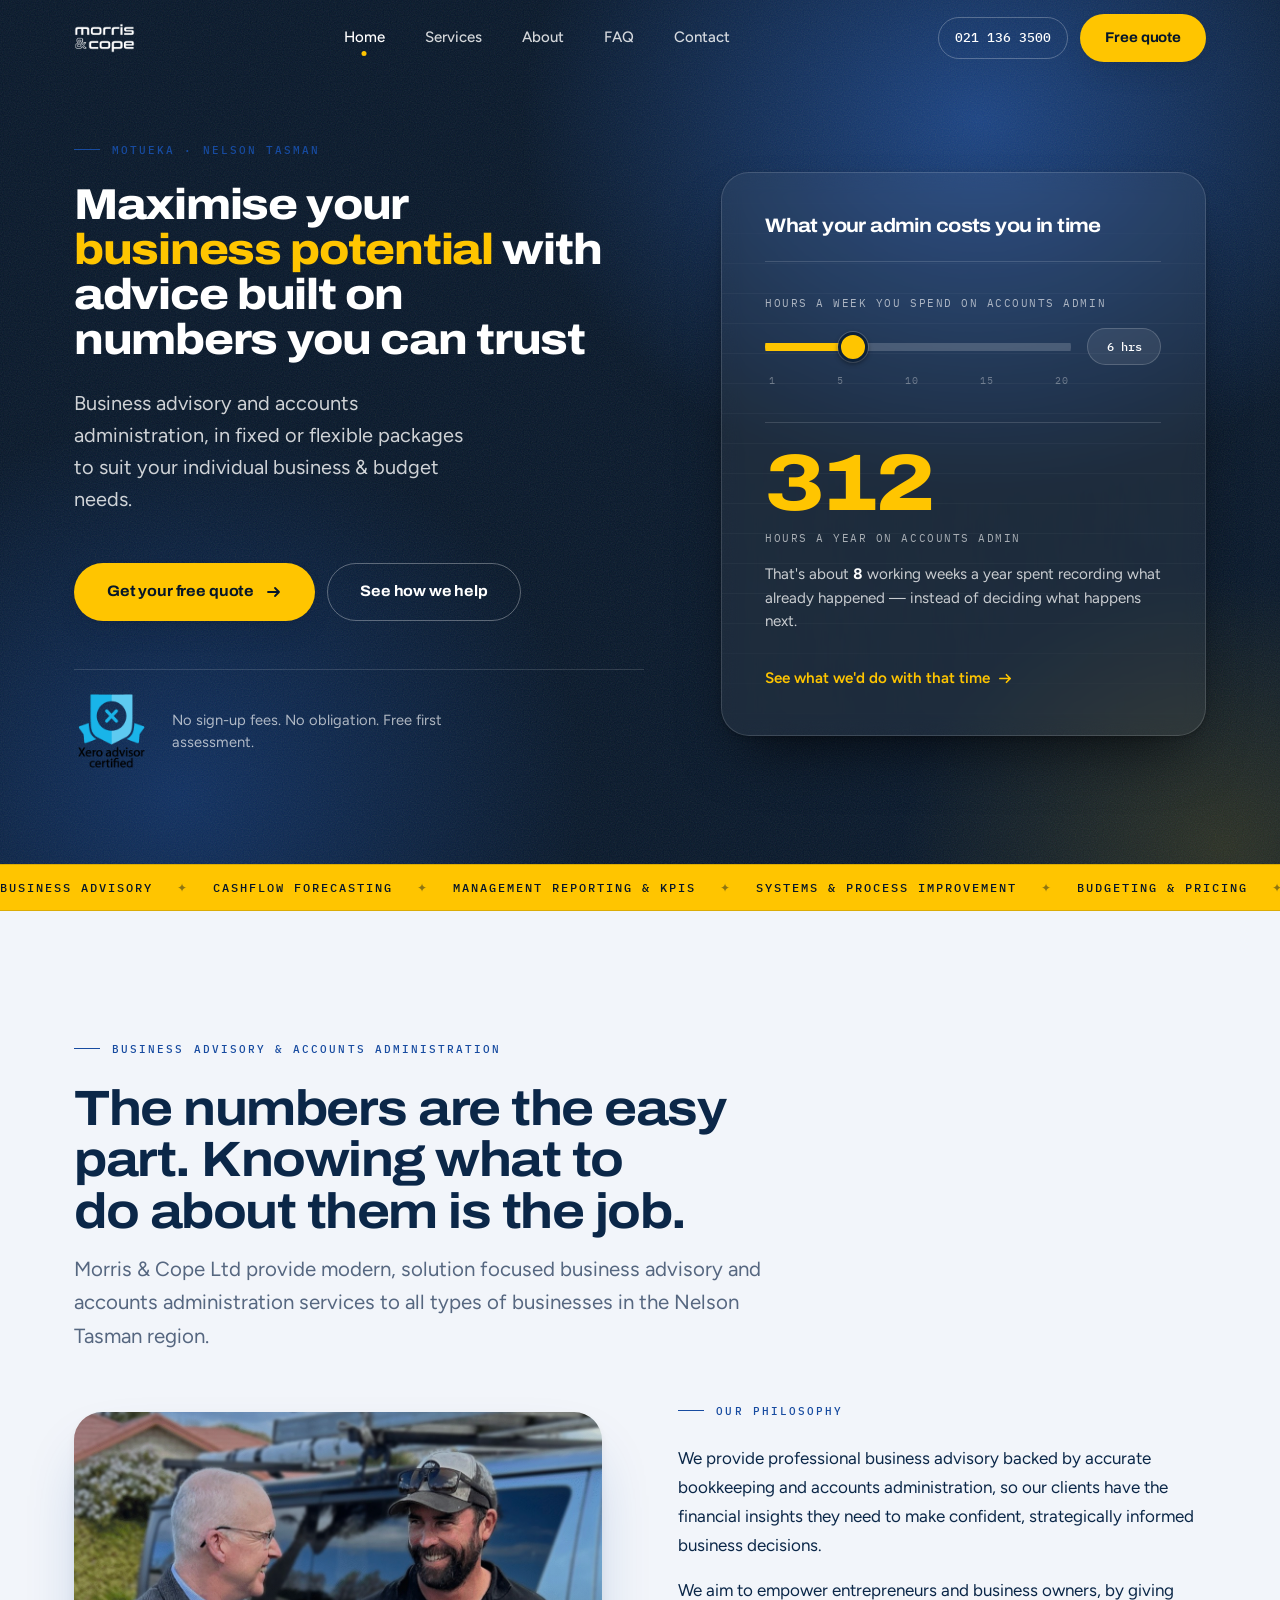
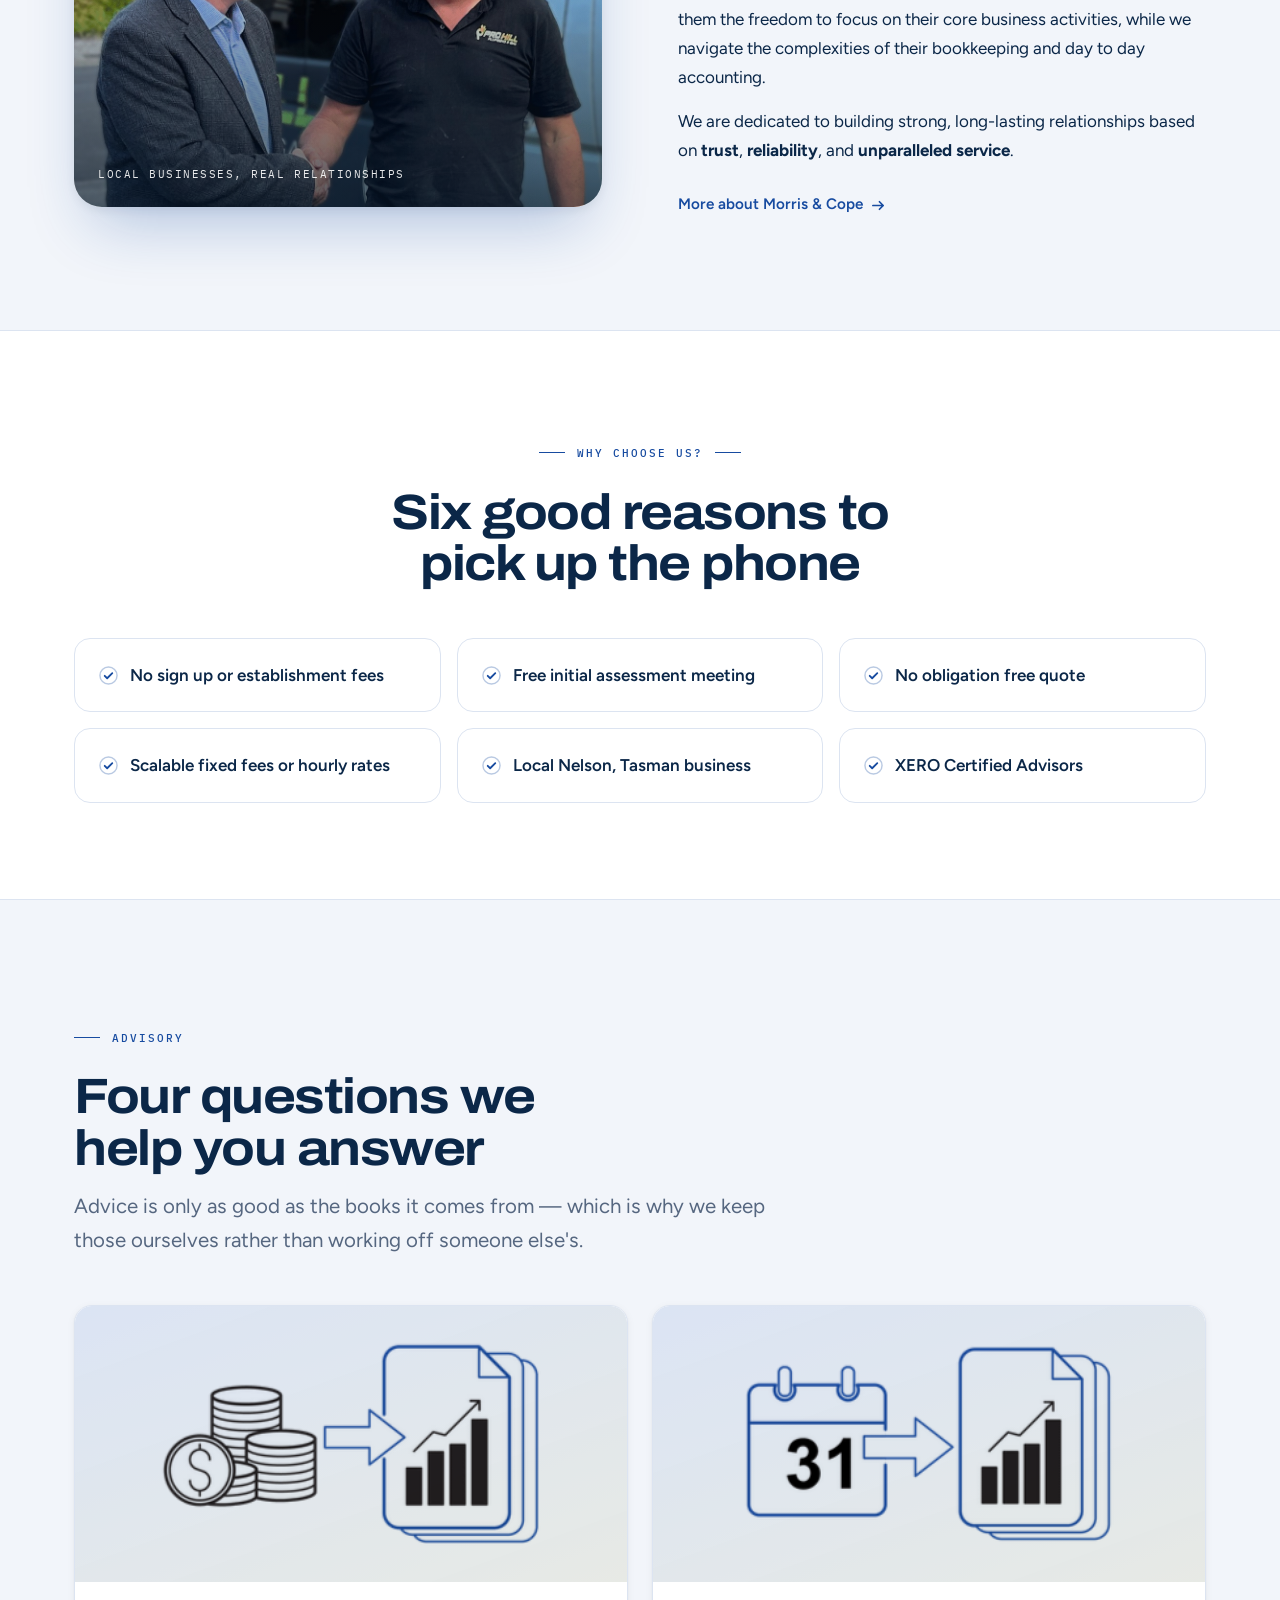
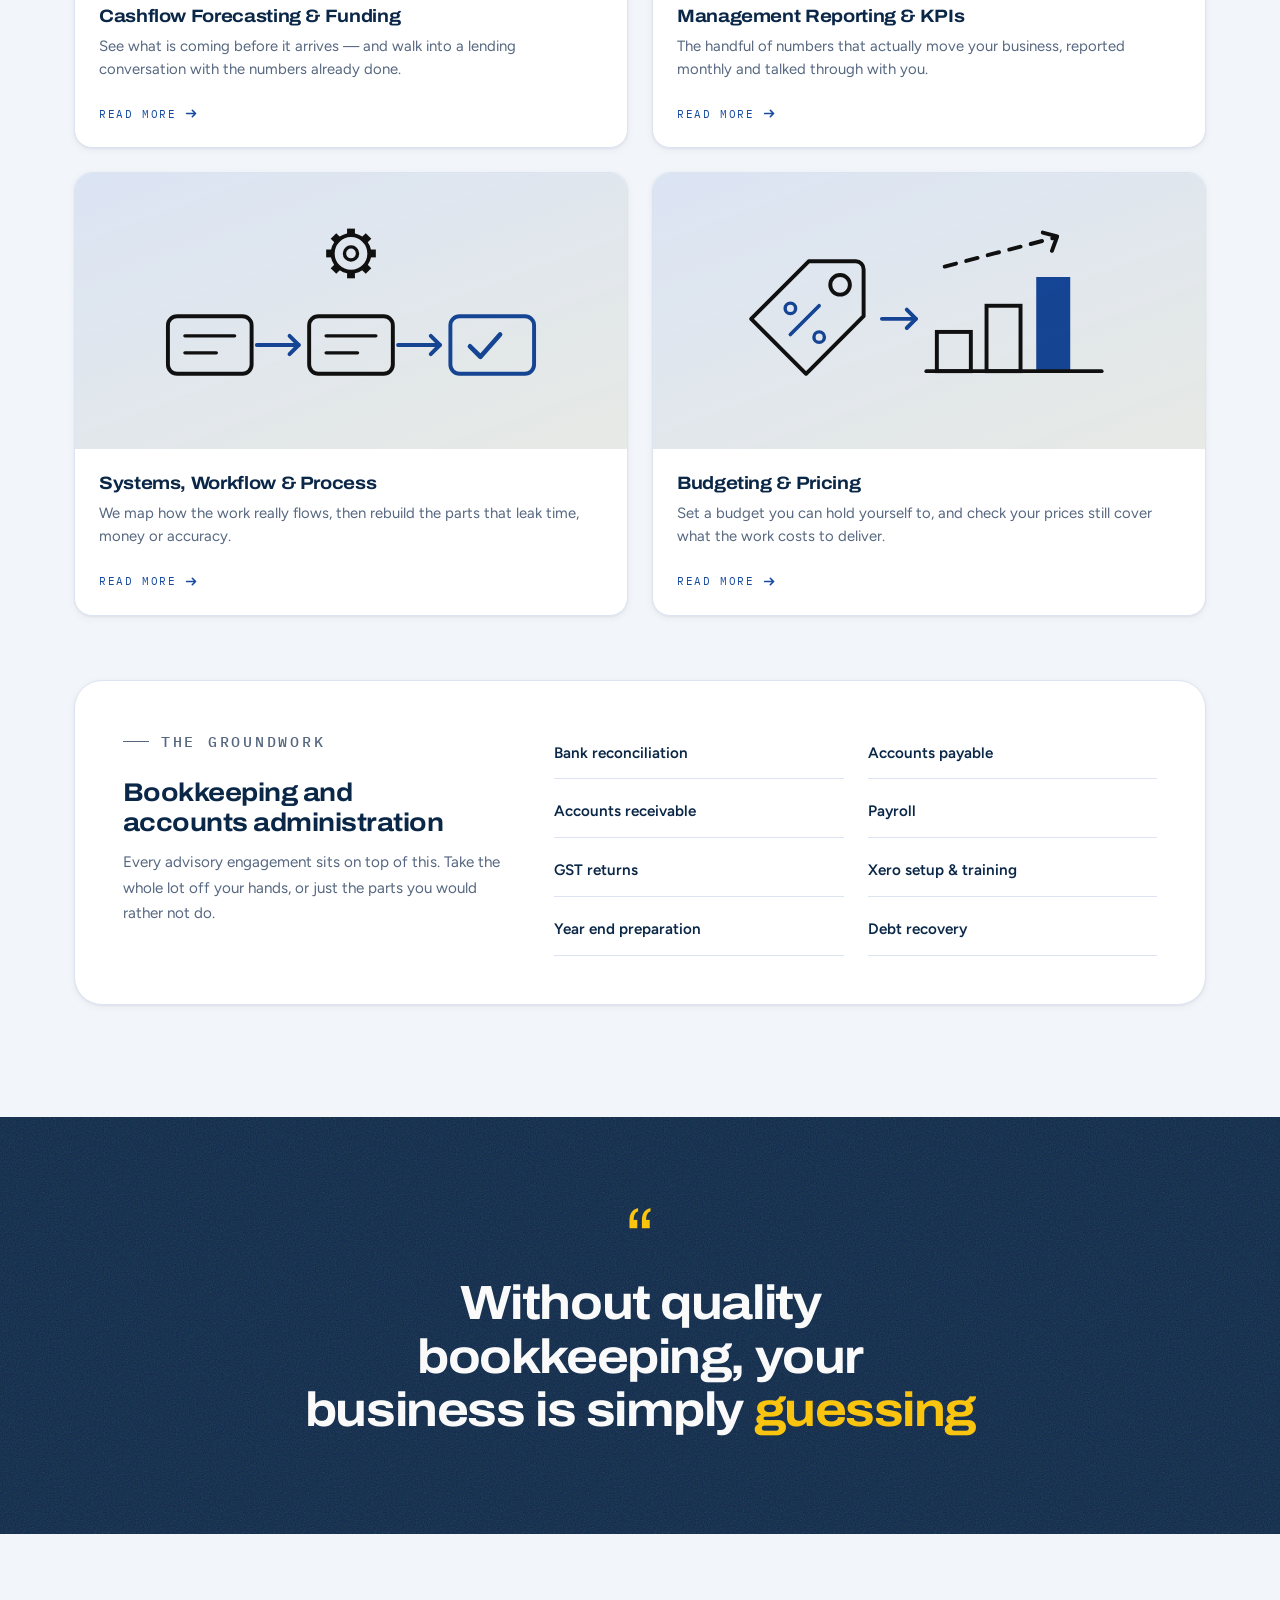
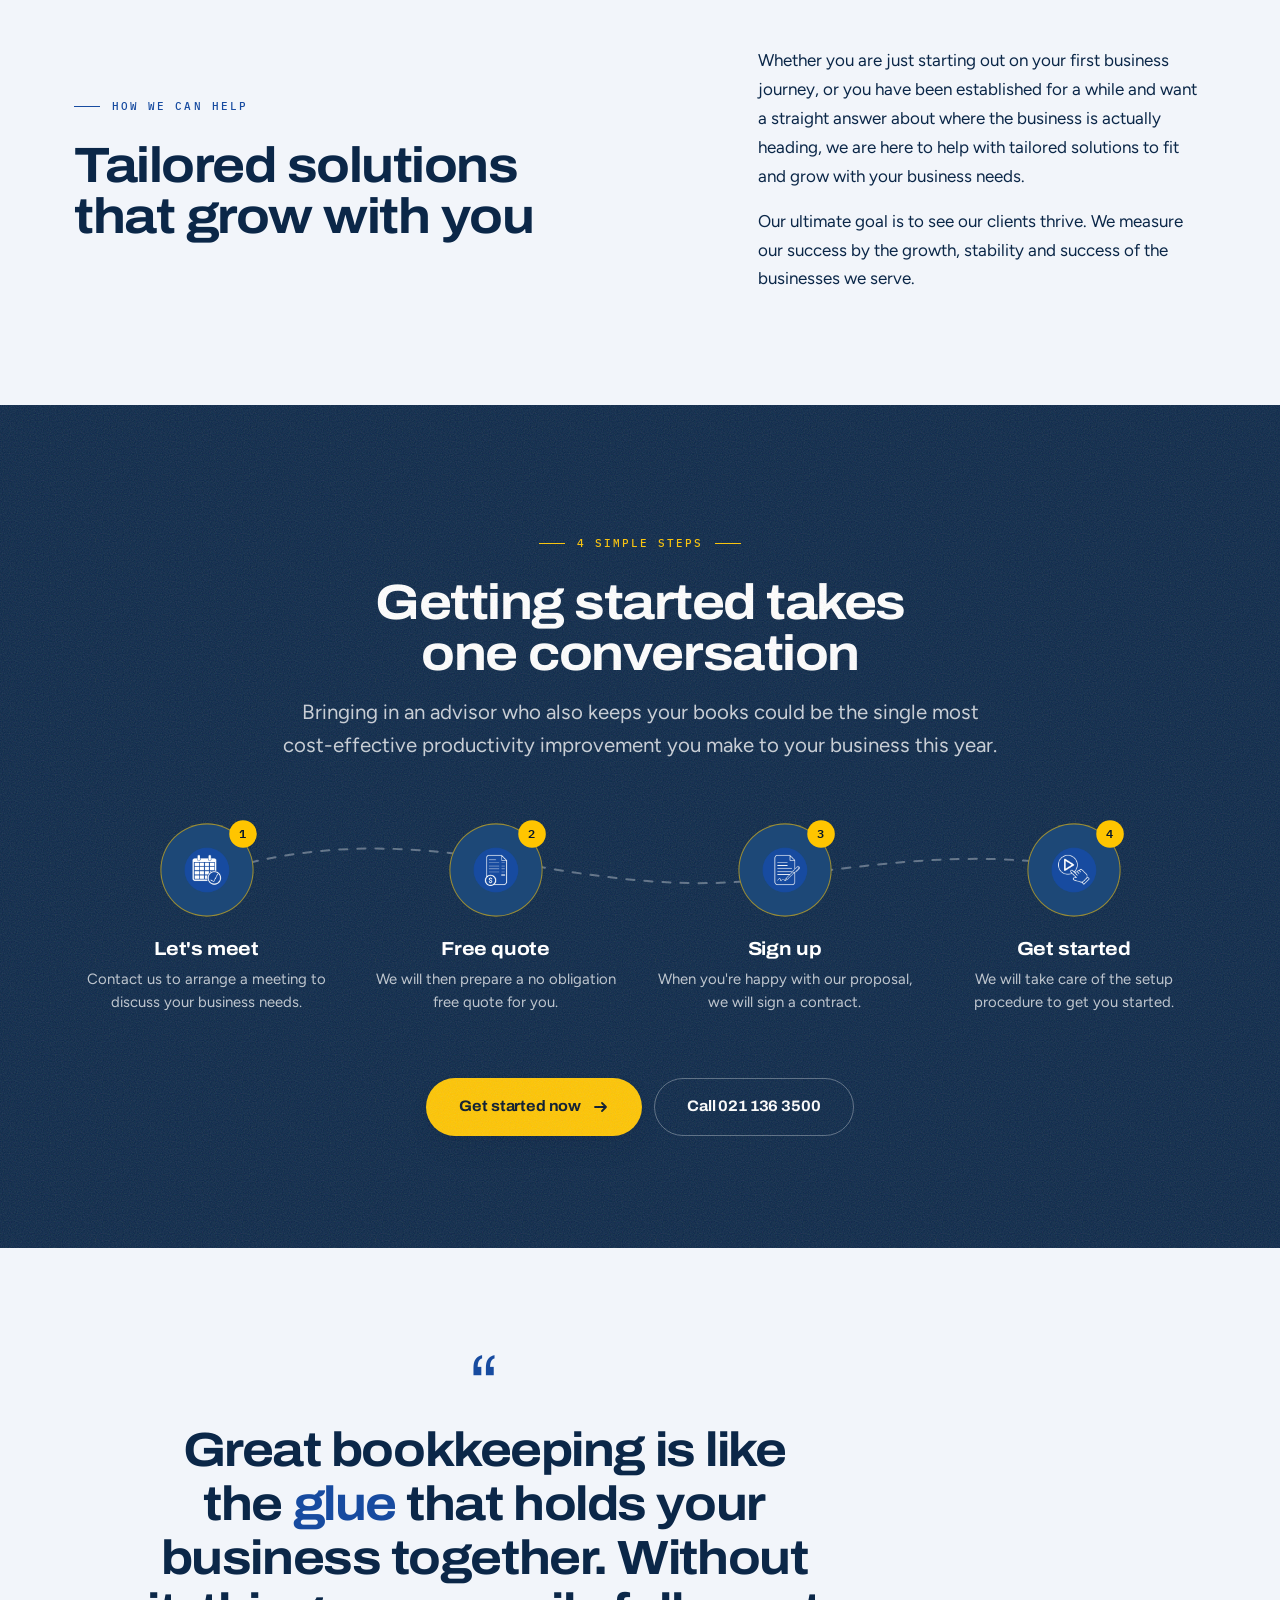
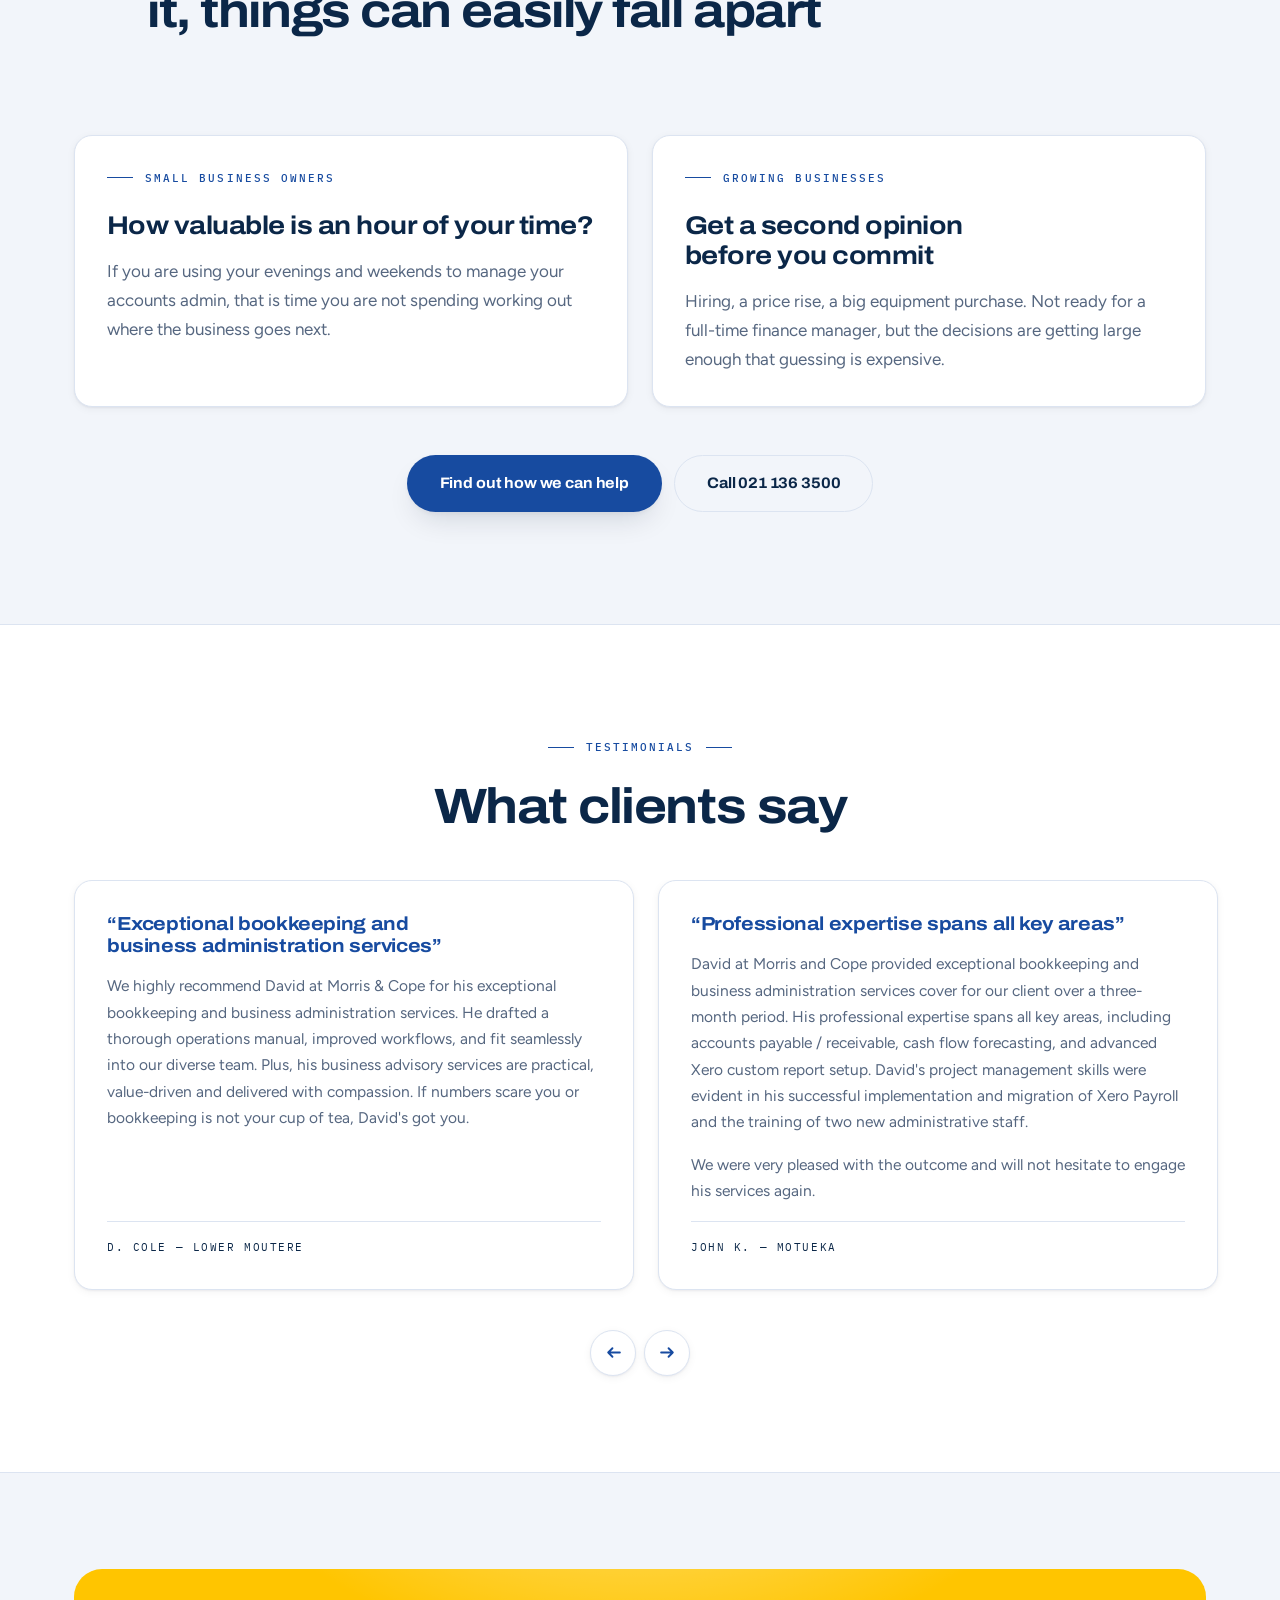
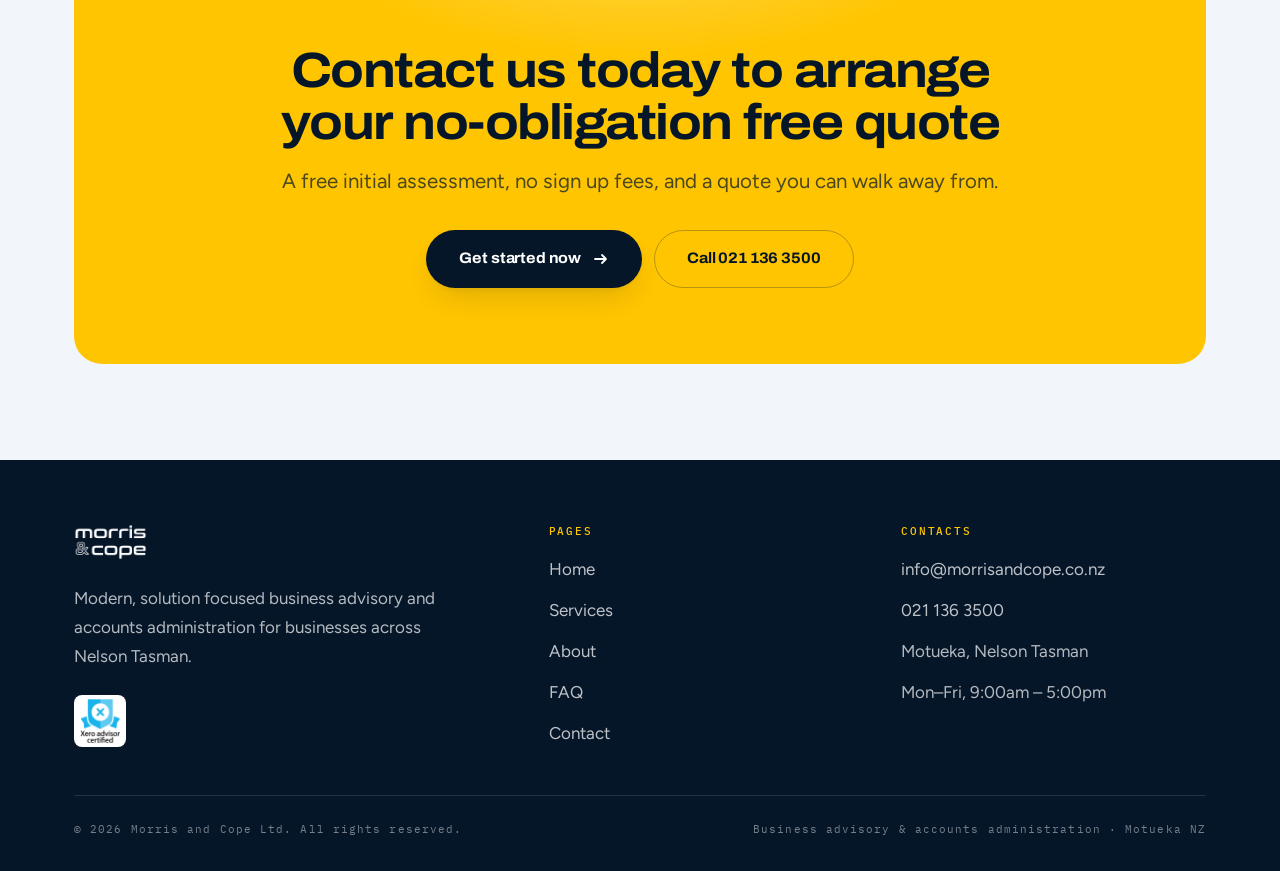
<file: index.html>
<!DOCTYPE html>
<html lang="en-NZ">
<head>
<meta charset="utf-8">
<script>document.documentElement.classList.add('js')</script>
<meta name="viewport" content="width=device-width, initial-scale=1">
<title>Business Advisory &amp; Accounts Administration — Morris &amp; Cope, Motueka</title>
<meta name="description" content="Business advisory for Nelson Tasman businesses — cashflow forecasting, management reporting and KPIs, systems and process improvement, budgeting and pricing. Built on bookkeeping we keep accurate ourselves. Free no-obligation quote.">
<link rel="icon" href="images/favicon.png">
<link rel="preconnect" href="https://fonts.googleapis.com">
<link rel="preconnect" href="https://fonts.gstatic.com" crossorigin>
<link href="https://fonts.googleapis.com/css2?family=Archivo:wdth,wght@75..125,400..900&family=Figtree:wght@300..800&family=IBM+Plex+Mono:wght@400;500;600&display=swap" rel="stylesheet">
<link rel="stylesheet" href="styles.css">
</head>
<body>
<a class="skip" href="#main">Skip to content</a>

<header class="site-head">
  <div class="wrap">
    <a class="brand" href="index.html"><img src="images/logo-white.png" alt="Morris &amp; Cope"></a>
    <nav class="nav" aria-label="Main">
      <a href="index.html" aria-current="page">Home</a>
      <a href="services.html">Services</a>
      <a href="about.html">About</a>
      <a href="faq.html">FAQ</a>
      <a href="contact.html">Contact</a>
    </nav>
    <div class="head-cta">
      <a class="head-phone" href="tel:+64211363500">021 136 3500</a>
      <a class="btn btn--signal" href="contact.html">Free quote</a>
      <button class="burger" aria-expanded="false" aria-controls="drawer" aria-label="Menu"><span></span></button>
    </div>
  </div>
</header>

<div class="drawer" id="drawer" aria-hidden="true">
  <a class="drawer__link" href="index.html">Home</a>
  <a class="drawer__link" href="services.html">Services</a>
  <a class="drawer__link" href="about.html">About</a>
  <a class="drawer__link" href="faq.html">FAQ</a>
  <a class="drawer__link" href="contact.html">Contact</a>
  <div class="drawer__foot">
    <a class="btn btn--signal" href="contact.html">Get your free quote</a>
    <a class="btn btn--ghost" href="tel:+64211363500">Call 021 136 3500</a>
  </div>
</div>

<main id="main">

  <!-- ============ Hero ============ -->
  <section class="hero">
    <div class="hero__glow"></div>
    <div class="wrap hero__grid">
      <div class="stage">
        <p class="eyebrow">Motueka · Nelson Tasman</p>
        <h1 class="hero__title">Maximise your <em>business potential</em> with advice built on numbers you can trust</h1>
        <p class="hero__sub">Business advisory and accounts administration, in fixed or flexible packages to suit your individual business &amp; budget needs.</p>
        <div class="actions">
          <a class="btn btn--signal" href="contact.html">Get your free quote
            <svg width="16" height="16" viewBox="0 0 16 16" fill="none" aria-hidden="true"><path d="M2 8h11M9 4l4 4-4 4" stroke="currentColor" stroke-width="1.8" stroke-linecap="round" stroke-linejoin="round"/></svg>
          </a>
          <a class="btn btn--ghost" href="services.html">See how we help</a>
        </div>
        <div class="hero__proof">
          <img src="images/xero-certified.png" alt="Xero advisor certified">
          <p>No sign-up fees. No obligation. Free first assessment.</p>
        </div>
      </div>

      <!-- Signature: the visitor works out their own number. Plain arithmetic
           on what they enter — nothing invented, nothing claimed. -->
      <div class="calc" data-calc>
        <h2 class="calc__title">What your admin costs you in time</h2>

        <label class="calc__label" for="admin-hours">Hours a week you spend on accounts admin</label>
        <div class="calc__control">
          <input id="admin-hours" type="range" min="1" max="20" step="1" value="6"
                 aria-describedby="calc-result">
          <output class="calc__badge" for="admin-hours" data-hours>6 hrs</output>
        </div>
        <ul class="calc__scale" aria-hidden="true">
          <li>1</li><li>5</li><li>10</li><li>15</li><li>20</li>
        </ul>

        <div class="calc__result" id="calc-result" aria-live="polite">
          <strong class="calc__big" data-year>312</strong>
          <span class="calc__unit">hours a year on accounts admin</span>
          <p class="calc__note">That's about <b data-weeks>8</b> working weeks a year spent recording what already happened — instead of deciding what happens next.</p>
        </div>

        <a class="calc__cta link-arrow" href="services.html#advisory"><span>See what we'd do with that time</span>
          <svg width="15" height="15" viewBox="0 0 16 16" fill="none" aria-hidden="true"><path d="M2 8h11M9 4l4 4-4 4" stroke="currentColor" stroke-width="1.8" stroke-linecap="round" stroke-linejoin="round"/></svg>
        </a>
      </div>
    </div>
  </section>

  <!-- ============ Ticker ============ -->
  <div class="ticker" aria-hidden="true">
    <div class="ticker__track">
      <div class="ticker__set">
        <span>Business advisory</span><span>Cashflow forecasting</span><span>Management reporting &amp; KPIs</span><span>Systems &amp; process improvement</span><span>Budgeting &amp; pricing</span><span>Bank reconciliation</span><span>Accounts payable</span><span>Accounts receivable</span><span>Payroll</span><span>GST returns</span><span>Xero setup &amp; training</span><span>Year end preparation</span>
      </div>
      <div class="ticker__set">
        <span>Business advisory</span><span>Cashflow forecasting</span><span>Management reporting &amp; KPIs</span><span>Systems &amp; process improvement</span><span>Budgeting &amp; pricing</span><span>Bank reconciliation</span><span>Accounts payable</span><span>Accounts receivable</span><span>Payroll</span><span>GST returns</span><span>Xero setup &amp; training</span><span>Year end preparation</span>
      </div>
    </div>
  </div>

  <!-- ============ Intro + philosophy ============ -->
  <section class="band">
    <div class="wrap">
      <div class="section-head reveal">
        <p class="eyebrow">Business advisory &amp; accounts administration</p>
        <h2>The numbers are the easy part. Knowing what to do about them is the job.</h2>
        <p class="lede">Morris &amp; Cope Ltd provide modern, solution focused business advisory and accounts administration services to all types of businesses in the Nelson Tasman region.</p>
      </div>

      <div class="split">
        <figure class="photo reveal" style="margin:0; aspect-ratio: 4/3;">
          <img src="images/handshake.jpg" alt="David Armstrong of Morris &amp; Cope shaking hands with a client outside their work van" loading="lazy">
          <figcaption>Local businesses, real relationships</figcaption>
        </figure>
        <div class="reveal" data-d="1">
          <p class="eyebrow">Our philosophy</p>
          <p>We provide professional business advisory backed by accurate bookkeeping and accounts administration, so our clients have the financial insights they need to make confident, strategically informed business decisions.</p>
          <p>We aim to empower entrepreneurs and business owners, by giving them the freedom to focus on their core business activities, while we navigate the complexities of their bookkeeping and day to day accounting.</p>
          <p>We are dedicated to building strong, long-lasting relationships based on <strong>trust</strong>, <strong>reliability</strong>, and <strong>unparalleled service</strong>.</p>
          <p style="margin-top:var(--s5)"><a class="link-arrow" href="about.html"><span>More about Morris &amp; Cope</span>
            <svg width="15" height="15" viewBox="0 0 16 16" fill="none" aria-hidden="true"><path d="M2 8h11M9 4l4 4-4 4" stroke="currentColor" stroke-width="1.8" stroke-linecap="round" stroke-linejoin="round"/></svg>
          </a></p>
        </div>
      </div>
    </div>
  </section>

  <!-- ============ Why choose us ============ -->
  <section class="band band--tight band--raised">
    <div class="wrap">
      <div class="section-head section-head--center reveal">
        <p class="eyebrow eyebrow--center">Why choose us?</p>
        <h2>Six good reasons to pick up the phone</h2>
      </div>
      <div class="checks">
        <div class="check reveal">
          <svg width="19" height="19" viewBox="0 0 20 20" fill="none" aria-hidden="true"><circle cx="10" cy="10" r="9" stroke="currentColor" stroke-width="1.5" opacity=".3"/><path d="M6 10.3l2.6 2.6L14 7.5" stroke="currentColor" stroke-width="1.9" stroke-linecap="round" stroke-linejoin="round"/></svg>
          No sign up or establishment fees</div>
        <div class="check reveal" data-d="1">
          <svg width="19" height="19" viewBox="0 0 20 20" fill="none" aria-hidden="true"><circle cx="10" cy="10" r="9" stroke="currentColor" stroke-width="1.5" opacity=".3"/><path d="M6 10.3l2.6 2.6L14 7.5" stroke="currentColor" stroke-width="1.9" stroke-linecap="round" stroke-linejoin="round"/></svg>
          Free initial assessment meeting</div>
        <div class="check reveal" data-d="2">
          <svg width="19" height="19" viewBox="0 0 20 20" fill="none" aria-hidden="true"><circle cx="10" cy="10" r="9" stroke="currentColor" stroke-width="1.5" opacity=".3"/><path d="M6 10.3l2.6 2.6L14 7.5" stroke="currentColor" stroke-width="1.9" stroke-linecap="round" stroke-linejoin="round"/></svg>
          No obligation free quote</div>
        <div class="check reveal">
          <svg width="19" height="19" viewBox="0 0 20 20" fill="none" aria-hidden="true"><circle cx="10" cy="10" r="9" stroke="currentColor" stroke-width="1.5" opacity=".3"/><path d="M6 10.3l2.6 2.6L14 7.5" stroke="currentColor" stroke-width="1.9" stroke-linecap="round" stroke-linejoin="round"/></svg>
          Scalable fixed fees or hourly rates</div>
        <div class="check reveal" data-d="1">
          <svg width="19" height="19" viewBox="0 0 20 20" fill="none" aria-hidden="true"><circle cx="10" cy="10" r="9" stroke="currentColor" stroke-width="1.5" opacity=".3"/><path d="M6 10.3l2.6 2.6L14 7.5" stroke="currentColor" stroke-width="1.9" stroke-linecap="round" stroke-linejoin="round"/></svg>
          Local Nelson, Tasman business</div>
        <div class="check reveal" data-d="2">
          <svg width="19" height="19" viewBox="0 0 20 20" fill="none" aria-hidden="true"><circle cx="10" cy="10" r="9" stroke="currentColor" stroke-width="1.5" opacity=".3"/><path d="M6 10.3l2.6 2.6L14 7.5" stroke="currentColor" stroke-width="1.9" stroke-linecap="round" stroke-linejoin="round"/></svg>
          XERO Certified Advisors</div>
      </div>
    </div>
  </section>

  <!-- ============ Services: advisory leads, bookkeeping underneath ============ -->
  <section class="band" id="services">
    <div class="wrap">
      <div class="section-head reveal">
        <p class="eyebrow">Advisory</p>
        <h2>Four questions we help you answer</h2>
        <p class="lede">Advice is only as good as the books it comes from — which is why we keep those ourselves rather than working off someone else's.</p>
      </div>

      <div class="grid grid--2">
        <a class="svc reveal" href="services.html#cashflow-forecasting">
          <div class="svc__art"><img src="images/service-cashflow-forecasting.png" alt="" loading="lazy"></div>
          <div class="svc__body">
            <h3>Cashflow Forecasting &amp; Funding</h3>
            <p>See what is coming before it arrives — and walk into a lending conversation with the numbers already done.</p>
            <span class="svc__go">Read more <svg width="13" height="13" viewBox="0 0 16 16" fill="none" aria-hidden="true"><path d="M2 8h11M9 4l4 4-4 4" stroke="currentColor" stroke-width="2" stroke-linecap="round" stroke-linejoin="round"/></svg></span>
          </div>
        </a>
        <a class="svc reveal" data-d="1" href="services.html#management-reporting">
          <div class="svc__art"><img src="images/service-monthly-reporting.png" alt="" loading="lazy"></div>
          <div class="svc__body">
            <h3>Management Reporting &amp; KPIs</h3>
            <p>The handful of numbers that actually move your business, reported monthly and talked through with you.</p>
            <span class="svc__go">Read more <svg width="13" height="13" viewBox="0 0 16 16" fill="none" aria-hidden="true"><path d="M2 8h11M9 4l4 4-4 4" stroke="currentColor" stroke-width="2" stroke-linecap="round" stroke-linejoin="round"/></svg></span>
          </div>
        </a>
        <a class="svc reveal" data-d="2" href="services.html#systems-and-process">
          <div class="svc__art"><img src="images/service-systems-process.svg" alt="" loading="lazy"></div>
          <div class="svc__body">
            <h3>Systems, Workflow &amp; Process</h3>
            <p>We map how the work really flows, then rebuild the parts that leak time, money or accuracy.</p>
            <span class="svc__go">Read more <svg width="13" height="13" viewBox="0 0 16 16" fill="none" aria-hidden="true"><path d="M2 8h11M9 4l4 4-4 4" stroke="currentColor" stroke-width="2" stroke-linecap="round" stroke-linejoin="round"/></svg></span>
          </div>
        </a>
        <a class="svc reveal" data-d="3" href="services.html#budgeting-and-pricing">
          <div class="svc__art"><img src="images/service-budgeting-pricing.svg" alt="" loading="lazy"></div>
          <div class="svc__body">
            <h3>Budgeting &amp; Pricing</h3>
            <p>Set a budget you can hold yourself to, and check your prices still cover what the work costs to deliver.</p>
            <span class="svc__go">Read more <svg width="13" height="13" viewBox="0 0 16 16" fill="none" aria-hidden="true"><path d="M2 8h11M9 4l4 4-4 4" stroke="currentColor" stroke-width="2" stroke-linecap="round" stroke-linejoin="round"/></svg></span>
          </div>
        </a>
      </div>

      <!-- Foundation: present, documented, but deliberately quieter -->
      <div class="foundation reveal">
        <div class="foundation__intro">
          <p class="eyebrow">The groundwork</p>
          <h3>Bookkeeping and accounts administration</h3>
          <p>Every advisory engagement sits on top of this. Take the whole lot off your hands, or just the parts you would rather not do.</p>
        </div>
        <ul class="foundation__list">
          <li><a href="services.html#bank-reconciliation">Bank reconciliation<svg width="13" height="13" viewBox="0 0 16 16" fill="none" aria-hidden="true"><path d="M2 8h11M9 4l4 4-4 4" stroke="currentColor" stroke-width="2" stroke-linecap="round" stroke-linejoin="round"/></svg></a></li>
          <li><a href="services.html#accounts-payable">Accounts payable<svg width="13" height="13" viewBox="0 0 16 16" fill="none" aria-hidden="true"><path d="M2 8h11M9 4l4 4-4 4" stroke="currentColor" stroke-width="2" stroke-linecap="round" stroke-linejoin="round"/></svg></a></li>
          <li><a href="services.html#accounts-receivable">Accounts receivable<svg width="13" height="13" viewBox="0 0 16 16" fill="none" aria-hidden="true"><path d="M2 8h11M9 4l4 4-4 4" stroke="currentColor" stroke-width="2" stroke-linecap="round" stroke-linejoin="round"/></svg></a></li>
          <li><a href="services.html#payroll">Payroll<svg width="13" height="13" viewBox="0 0 16 16" fill="none" aria-hidden="true"><path d="M2 8h11M9 4l4 4-4 4" stroke="currentColor" stroke-width="2" stroke-linecap="round" stroke-linejoin="round"/></svg></a></li>
          <li><a href="services.html#gst-returns">GST returns<svg width="13" height="13" viewBox="0 0 16 16" fill="none" aria-hidden="true"><path d="M2 8h11M9 4l4 4-4 4" stroke="currentColor" stroke-width="2" stroke-linecap="round" stroke-linejoin="round"/></svg></a></li>
          <li><a href="services.html#xero-setup-training">Xero setup &amp; training<svg width="13" height="13" viewBox="0 0 16 16" fill="none" aria-hidden="true"><path d="M2 8h11M9 4l4 4-4 4" stroke="currentColor" stroke-width="2" stroke-linecap="round" stroke-linejoin="round"/></svg></a></li>
          <li><a href="services.html#year-end-preparation">Year end preparation<svg width="13" height="13" viewBox="0 0 16 16" fill="none" aria-hidden="true"><path d="M2 8h11M9 4l4 4-4 4" stroke="currentColor" stroke-width="2" stroke-linecap="round" stroke-linejoin="round"/></svg></a></li>
          <li><a href="services.html#debt-recovery">Debt recovery<svg width="13" height="13" viewBox="0 0 16 16" fill="none" aria-hidden="true"><path d="M2 8h11M9 4l4 4-4 4" stroke="currentColor" stroke-width="2" stroke-linecap="round" stroke-linejoin="round"/></svg></a></li>
        </ul>
      </div>
    </div>
  </section>

  <!-- ============ Pull quote ============ -->
  <section class="band band--tight on-dark grain">
    <div class="wrap wrap--narrow pull reveal">
      <span class="pull__mark" aria-hidden="true">“</span>
      <blockquote>Without quality bookkeeping, your business is simply <em>guessing</em></blockquote>
    </div>
  </section>

  <!-- ============ How we can help ============ -->
  <section class="band">
    <div class="wrap split split--wide-left">
      <div class="reveal">
        <p class="eyebrow">How we can help</p>
        <h2>Tailored solutions that grow with you</h2>
      </div>
      <div class="reveal" data-d="1">
        <p>Whether you are just starting out on your first business journey, or you have been established for a while and want a straight answer about where the business is actually heading, we are here to help with tailored solutions to fit and grow with your business needs.</p>
        <p>Our ultimate goal is to see our clients thrive. We measure our success by the growth, stability and success of the businesses we serve.</p>
      </div>
    </div>
  </section>

  <!-- ============ 4 simple steps — the flight path ============ -->
  <section class="band on-dark grain">
    <div class="wrap">
      <div class="section-head section-head--center reveal">
        <p class="eyebrow eyebrow--center">4 simple steps</p>
        <h2>Getting started takes one conversation</h2>
        <p class="lede">Bringing in an advisor who also keeps your books could be the single most cost-effective productivity improvement you make to your business this year.</p>
      </div>

      <div class="route">
        <svg class="route__svg" viewBox="0 0 1000 88" preserveAspectRatio="none" aria-hidden="true">
          <path class="route__line" d="M125 46 C 210 16, 292 18, 375 34 C 462 51, 540 66, 625 51 C 702 38, 800 24, 875 40"/>
          <path class="route__trace" d="M125 46 C 210 16, 292 18, 375 34 C 462 51, 540 66, 625 51 C 702 38, 800 24, 875 40"
                pathLength="1" fill="none" stroke="#FFC500" stroke-width="2.4"
                stroke-linecap="round" stroke-dasharray="1" stroke-dashoffset="1"/>
        </svg>

        <div class="route__steps">
          <div class="step reveal">
            <div class="step__dot" data-n="1"><img src="images/step1.png" alt="" loading="lazy"></div>
            <div class="step__body">
              <h3>Let's meet</h3>
              <p>Contact us to arrange a meeting to discuss your business needs.</p>
            </div>
          </div>
          <div class="step reveal" data-d="1">
            <div class="step__dot" data-n="2"><img src="images/step2.png" alt="" loading="lazy"></div>
            <div class="step__body">
              <h3>Free quote</h3>
              <p>We will then prepare a no obligation free quote for you.</p>
            </div>
          </div>
          <div class="step reveal" data-d="2">
            <div class="step__dot" data-n="3"><img src="images/step3.png" alt="" loading="lazy"></div>
            <div class="step__body">
              <h3>Sign up</h3>
              <p>When you're happy with our proposal, we will sign a contract.</p>
            </div>
          </div>
          <div class="step reveal" data-d="3">
            <div class="step__dot" data-n="4"><img src="images/step4.png" alt="" loading="lazy"></div>
            <div class="step__body">
              <h3>Get started</h3>
              <p>We will take care of the setup procedure to get you started.</p>
            </div>
          </div>
        </div>
      </div>

      <div class="actions reveal" style="justify-content:center; margin-top:var(--s8);">
        <a class="btn btn--signal" href="contact.html">Get started now
          <svg width="16" height="16" viewBox="0 0 16 16" fill="none" aria-hidden="true"><path d="M2 8h11M9 4l4 4-4 4" stroke="currentColor" stroke-width="1.8" stroke-linecap="round" stroke-linejoin="round"/></svg>
        </a>
        <a class="btn btn--ghost" href="tel:+64211363500">Call 021 136 3500</a>
      </div>
    </div>
  </section>

  <!-- ============ Glue quote + audience cards ============ -->
  <section class="band">
    <div class="wrap">
      <div class="wrap--narrow pull reveal" style="padding:0; margin-bottom:var(--s9);">
        <span class="pull__mark" aria-hidden="true" style="color:var(--blue)">“</span>
        <blockquote>Great bookkeeping is like the <em style="color:var(--blue)">glue</em> that holds your business together. Without it, things can easily fall apart</blockquote>
      </div>

      <div class="grid grid--2">
        <div class="card reveal">
          <p class="eyebrow">Small business owners</p>
          <h3>How valuable is an hour of your time?</h3>
          <p style="margin-top:var(--s4); color:var(--slate)">If you are using your evenings and weekends to manage your accounts admin, that is time you are not spending working out where the business goes next.</p>
        </div>
        <div class="card reveal" data-d="1">
          <p class="eyebrow">Growing businesses</p>
          <h3>Get a second opinion before you commit</h3>
          <p style="margin-top:var(--s4); color:var(--slate)">Hiring, a price rise, a big equipment purchase. Not ready for a full-time finance manager, but the decisions are getting large enough that guessing is expensive.</p>
        </div>
      </div>

      <div class="actions reveal" style="justify-content:center; margin-top:var(--s7);">
        <a class="btn" href="contact.html">Find out how we can help</a>
        <a class="btn btn--outline" href="tel:+64211363500">Call 021 136 3500</a>
      </div>
    </div>
  </section>

  <!-- ============ Testimonials ============ -->
  <section class="band band--tight band--raised">
    <div class="wrap" data-rail>
      <div class="section-head section-head--center reveal">
        <p class="eyebrow eyebrow--center">Testimonials</p>
        <h2>What clients say</h2>
      </div>

      <div class="rail reveal">
        <article class="quote">
          <h3>“Exceptional bookkeeping and business administration services”</h3>
          <p>We highly recommend David at Morris &amp; Cope for his exceptional bookkeeping and business administration services. He drafted a thorough operations manual, improved workflows, and fit seamlessly into our diverse team. Plus, his business advisory services are practical, value-driven and delivered with compassion. If numbers scare you or bookkeeping is not your cup of tea, David's got you.</p>
          <footer>D. Cole — Lower Moutere</footer>
        </article>
        <article class="quote">
          <h3>“Professional expertise spans all key areas”</h3>
          <p>David at Morris and Cope provided exceptional bookkeeping and business administration services cover for our client over a three-month period. His professional expertise spans all key areas, including accounts payable / receivable, cash flow forecasting, and advanced Xero custom report setup. David's project management skills were evident in his successful implementation and migration of Xero Payroll and the training of two new administrative staff.</p>
          <p>We were very pleased with the outcome and will not hesitate to engage his services again.</p>
          <footer>John K. — Motueka</footer>
        </article>
      </div>

      <div class="rail-nav">
        <button type="button" aria-label="Previous testimonial"><svg width="17" height="17" viewBox="0 0 16 16" fill="none" aria-hidden="true"><path d="M14 8H3M7 12L3 8l4-4" stroke="currentColor" stroke-width="1.8" stroke-linecap="round" stroke-linejoin="round"/></svg></button>
        <button type="button" aria-label="Next testimonial"><svg width="17" height="17" viewBox="0 0 16 16" fill="none" aria-hidden="true"><path d="M2 8h11M9 4l4 4-4 4" stroke="currentColor" stroke-width="1.8" stroke-linecap="round" stroke-linejoin="round"/></svg></button>
      </div>
    </div>
  </section>

  <!-- ============ CTA ============ -->
  <section class="band band--tight">
    <div class="wrap">
      <div class="cta-band reveal">
        <h2>Contact us today to arrange your no-obligation free quote</h2>
        <p class="lede">A free initial assessment, no sign up fees, and a quote you can walk away from.</p>
        <div class="actions">
          <a class="btn" href="contact.html">Get started now
            <svg width="16" height="16" viewBox="0 0 16 16" fill="none" aria-hidden="true"><path d="M2 8h11M9 4l4 4-4 4" stroke="currentColor" stroke-width="1.8" stroke-linecap="round" stroke-linejoin="round"/></svg>
          </a>
          <a class="btn btn--outline" href="tel:+64211363500">Call 021 136 3500</a>
        </div>
      </div>
    </div>
  </section>

</main>

<footer class="site-foot">
  <div class="wrap">
    <div class="foot-grid">
      <div>
        <img class="foot-logo" src="images/logo-white.png" alt="Morris &amp; Cope">
        <p style="max-width:34ch">Modern, solution focused business advisory and accounts administration for businesses across Nelson Tasman.</p>
        <div class="foot-badges">
          <img src="images/xero-certified.png" alt="Xero advisor certified">
        </div>
      </div>
      <div>
        <h4>Pages</h4>
        <ul class="foot-links">
          <li><a href="index.html">Home</a></li>
          <li><a href="services.html">Services</a></li>
          <li><a href="about.html">About</a></li>
          <li><a href="faq.html">FAQ</a></li>
          <li><a href="contact.html">Contact</a></li>
        </ul>
      </div>
      <div>
        <h4>Contacts</h4>
        <ul class="foot-contact">
          <li><a href="mailto:info@morrisandcope.co.nz">info@morrisandcope.co.nz</a></li>
          <li><a href="tel:+64211363500">021 136 3500</a></li>
          <li>Motueka, Nelson Tasman</li>
          <li>Mon–Fri, 9:00am – 5:00pm</li>
        </ul>
      </div>
    </div>
    <div class="foot-bottom">
      <span>© <span data-year>2026</span> Morris and Cope Ltd. All rights reserved.</span>
      <span>Business advisory &amp; accounts administration · Motueka NZ</span>
    </div>
  </div>
</footer>

<div class="dock">
  <a class="dock--call" href="tel:+64211363500">
    <svg width="15" height="15" viewBox="0 0 16 16" fill="none" aria-hidden="true"><path d="M3 3.5c0-.6.4-1 1-1h1.6c.4 0 .8.3.9.7l.7 2.2c.1.4 0 .8-.4 1l-1 .7a9 9 0 0 0 3.6 3.6l.7-1c.2-.3.6-.5 1-.4l2.2.7c.4.1.7.5.7.9V13c0 .6-.4 1-1 1A11 11 0 0 1 3 3.5Z" fill="currentColor"/></svg>
    Call
  </a>
  <a class="dock--quote" href="contact.html">Get a free quote</a>
</div>

<script src="app.js"></script>
</body>
</html>
</file>
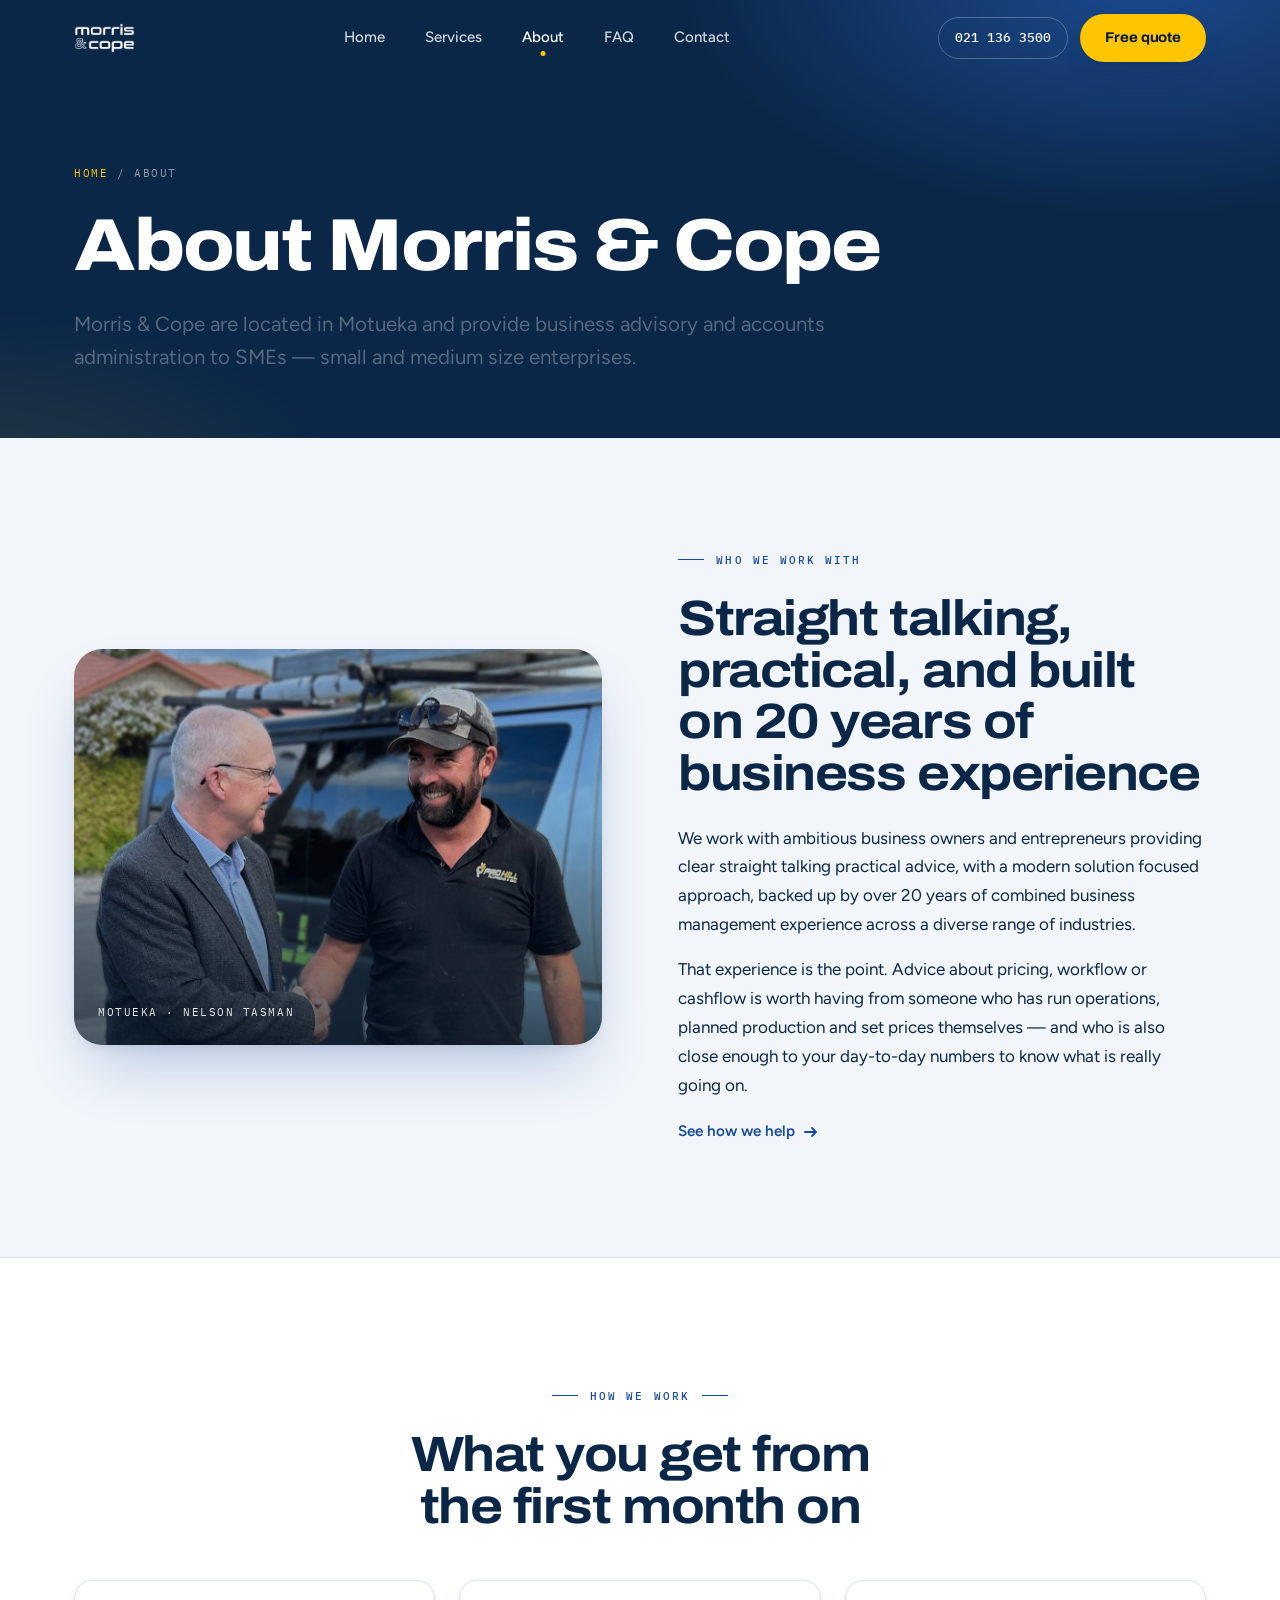
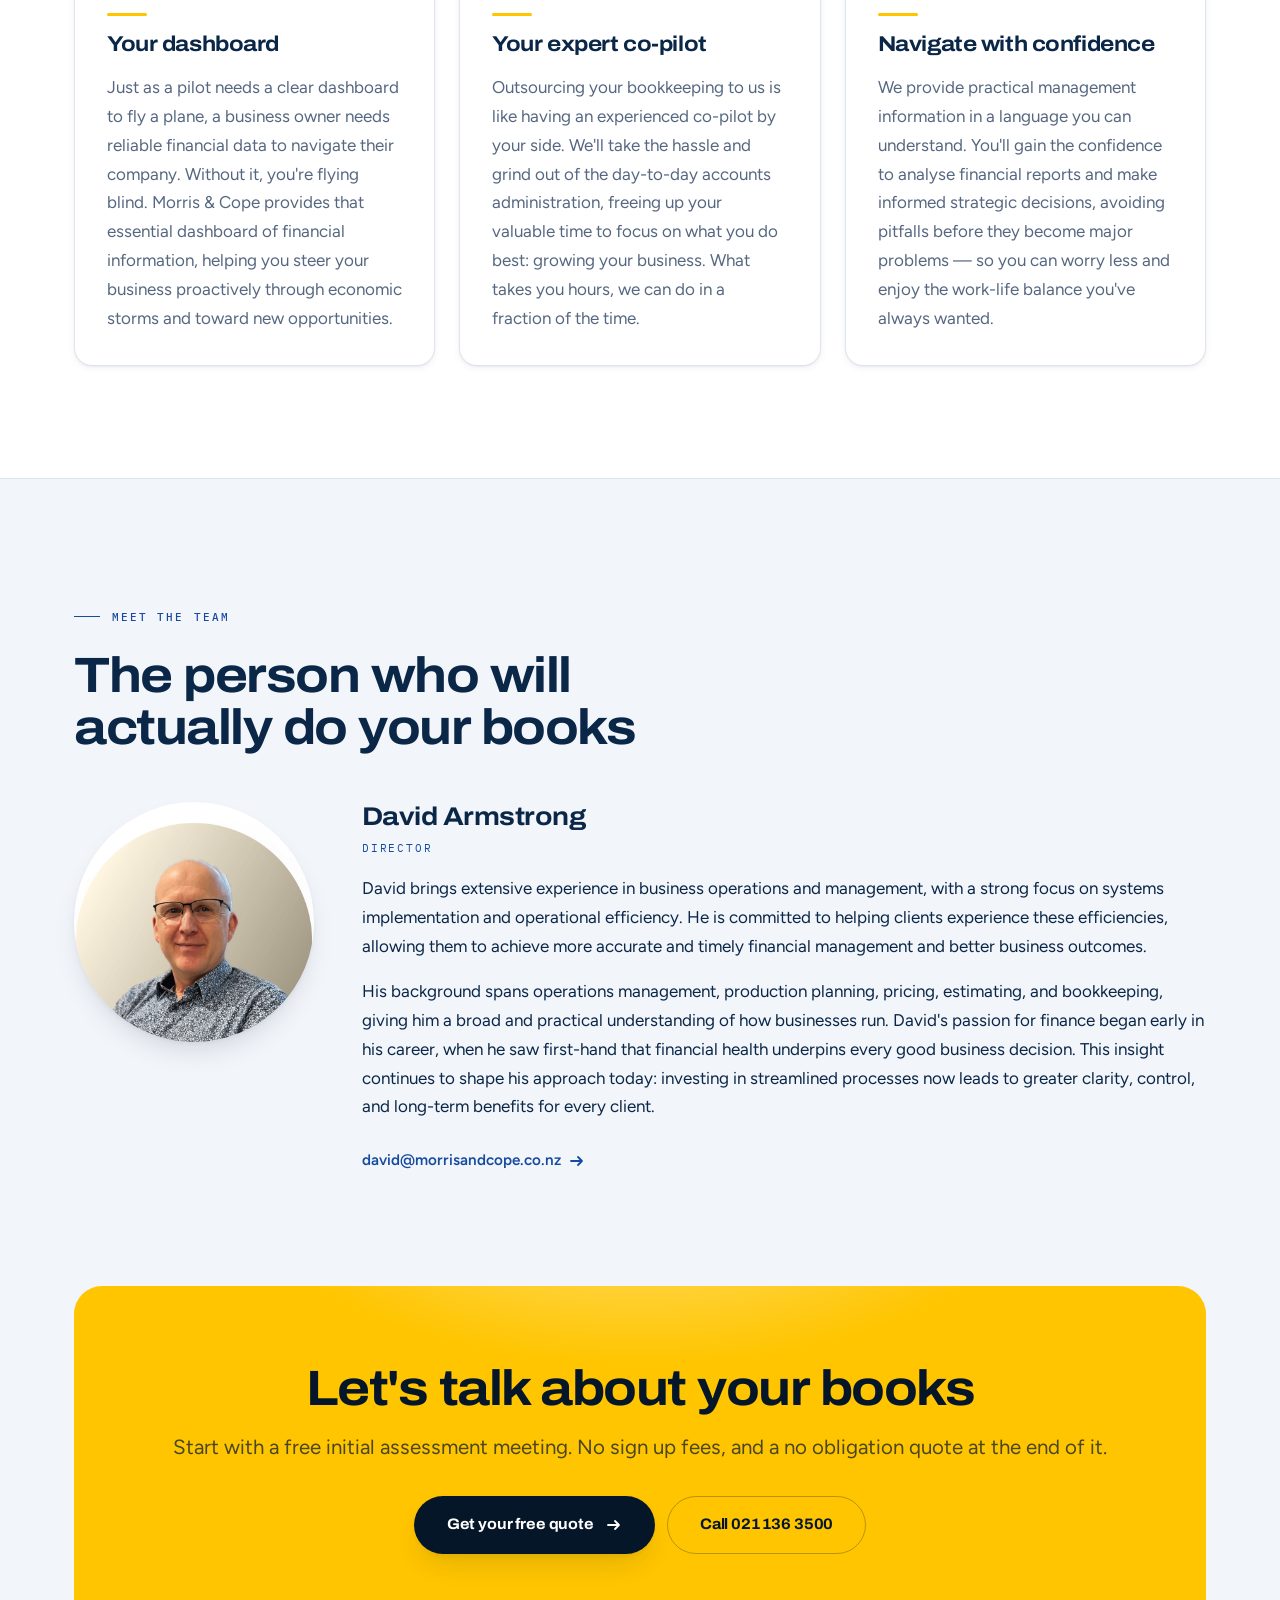
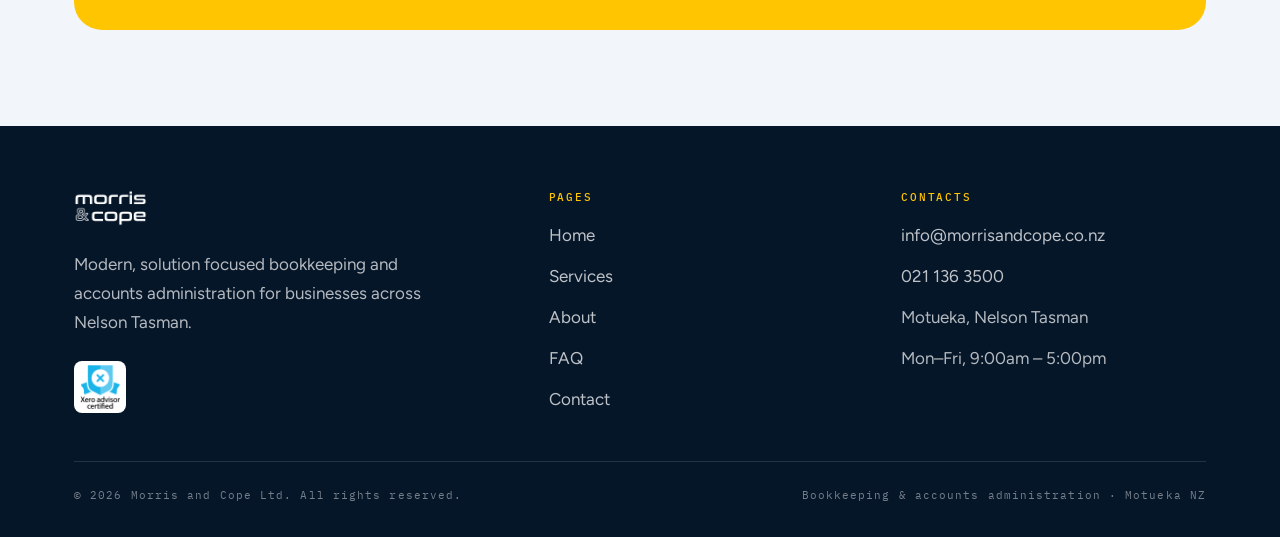
<file: about.html>
<!DOCTYPE html>
<html lang="en-NZ">
<head>
<meta charset="utf-8">
<script>document.documentElement.classList.add('js')</script>
<meta name="viewport" content="width=device-width, initial-scale=1">
<title>About — Morris &amp; Cope Business Advisory, Motueka</title>
<meta name="description" content="Morris &amp; Cope are located in Motueka and provide business advisory and accounts administration to small and medium size enterprises across Nelson Tasman, backed by over 20 years of business management experience.">
<link rel="icon" href="images/favicon.png">
<link rel="preconnect" href="https://fonts.googleapis.com">
<link rel="preconnect" href="https://fonts.gstatic.com" crossorigin>
<link href="https://fonts.googleapis.com/css2?family=Archivo:wdth,wght@75..125,400..900&family=Figtree:wght@300..800&family=IBM+Plex+Mono:wght@400;500;600&display=swap" rel="stylesheet">
<link rel="stylesheet" href="styles.css">
</head>
<body>
<a class="skip" href="#main">Skip to content</a>

<header class="site-head">
  <div class="wrap">
    <a class="brand" href="index.html"><img src="images/logo-white.png" alt="Morris &amp; Cope"></a>
    <nav class="nav" aria-label="Main">
      <a href="index.html">Home</a>
      <a href="services.html">Services</a>
      <a href="about.html" aria-current="page">About</a>
      <a href="faq.html">FAQ</a>
      <a href="contact.html">Contact</a>
    </nav>
    <div class="head-cta">
      <a class="head-phone" href="tel:+64211363500">021 136 3500</a>
      <a class="btn btn--signal" href="contact.html">Free quote</a>
      <button class="burger" aria-expanded="false" aria-controls="drawer" aria-label="Menu"><span></span></button>
    </div>
  </div>
</header>

<div class="drawer" id="drawer" aria-hidden="true">
  <a class="drawer__link" href="index.html">Home</a>
  <a class="drawer__link" href="services.html">Services</a>
  <a class="drawer__link" href="about.html">About</a>
  <a class="drawer__link" href="faq.html">FAQ</a>
  <a class="drawer__link" href="contact.html">Contact</a>
  <div class="drawer__foot">
    <a class="btn btn--signal" href="contact.html">Get your free quote</a>
    <a class="btn btn--ghost" href="tel:+64211363500">Call 021 136 3500</a>
  </div>
</div>

<main id="main">

  <section class="page-head">
    <div class="page-head__glow"></div>
    <div class="wrap stage">
      <p class="crumbs"><a href="index.html">Home</a> / About</p>
      <h1>About Morris &amp; Cope</h1>
      <p class="lede">Morris &amp; Cope are located in Motueka and provide business advisory and accounts administration to SMEs — small and medium size enterprises.</p>
    </div>
  </section>

  <section class="band">
    <div class="wrap split">
      <figure class="photo reveal" style="margin:0; aspect-ratio: 4/3;">
        <img src="images/handshake.jpg" alt="David Armstrong of Morris &amp; Cope meeting a tradesperson client" loading="lazy">
        <figcaption>Motueka · Nelson Tasman</figcaption>
      </figure>
      <div class="reveal" data-d="1">
        <p class="eyebrow">Who we work with</p>
        <h2>Straight talking, practical, and built on 20 years of business experience</h2>
        <p style="margin-top:var(--s5)">We work with ambitious business owners and entrepreneurs providing clear straight talking practical advice, with a modern solution focused approach, backed up by over 20 years of combined business management experience across a diverse range of industries.</p>
        <p>That experience is the point. Advice about pricing, workflow or cashflow is worth having from someone who has run operations, planned production and set prices themselves — and who is also close enough to your day-to-day numbers to know what is really going on.</p>
        <p><a class="link-arrow" href="services.html"><span>See how we help</span> <svg width="16" height="16" viewBox="0 0 16 16" fill="none" aria-hidden="true"><path d="M2 8h11M9 4l4 4-4 4" stroke="currentColor" stroke-width="1.8" stroke-linecap="round" stroke-linejoin="round"/></svg></a></p>
      </div>
    </div>
  </section>

  <!-- The site's own aviation metaphor, given three pillars -->
  <section class="band band--raised">
    <div class="wrap">
      <div class="section-head section-head--center reveal">
        <p class="eyebrow eyebrow--center">How we work</p>
        <h2>What you get from the first month on</h2>
      </div>
      <div class="grid grid--3">
        <div class="card pillar reveal">
          <h3>Your dashboard</h3>
          <p style="color:var(--slate)">Just as a pilot needs a clear dashboard to fly a plane, a business owner needs reliable financial data to navigate their company. Without it, you're flying blind. Morris &amp; Cope provides that essential dashboard of financial information, helping you steer your business proactively through economic storms and toward new opportunities.</p>
        </div>
        <div class="card pillar reveal" data-d="1">
          <h3>Your expert co-pilot</h3>
          <p style="color:var(--slate)">Outsourcing your bookkeeping to us is like having an experienced co-pilot by your side. We'll take the hassle and grind out of the day-to-day accounts administration, freeing up your valuable time to focus on what you do best: growing your business. What takes you hours, we can do in a fraction of the time.</p>
        </div>
        <div class="card pillar reveal" data-d="2">
          <h3>Navigate with confidence</h3>
          <p style="color:var(--slate)">We provide practical management information in a language you can understand. You'll gain the confidence to analyse financial reports and make informed strategic decisions, avoiding pitfalls before they become major problems — so you can worry less and enjoy the work-life balance you've always wanted.</p>
        </div>
      </div>
    </div>
  </section>

  <section class="band">
    <div class="wrap">
      <div class="section-head reveal">
        <p class="eyebrow">Meet the team</p>
        <h2>The person who will actually do your books</h2>
      </div>
      <div class="team-card reveal">
        <div class="team-card__pic"><img src="images/david-portrait.jpg" alt="David Armstrong, director of Morris &amp; Cope" loading="lazy"></div>
        <div>
          <h3>David Armstrong</h3>
          <p class="team-role">Director</p>
          <p>David brings extensive experience in business operations and management, with a strong focus on systems implementation and operational efficiency. He is committed to helping clients experience these efficiencies, allowing them to achieve more accurate and timely financial management and better business outcomes.</p>
          <p>His background spans operations management, production planning, pricing, estimating, and bookkeeping, giving him a broad and practical understanding of how businesses run. David's passion for finance began early in his career, when he saw first-hand that financial health underpins every good business decision. This insight continues to shape his approach today: investing in streamlined processes now leads to greater clarity, control, and long-term benefits for every client.</p>
          <p style="margin-top:var(--s5)"><a class="link-arrow" href="mailto:david@morrisandcope.co.nz"><span>david@morrisandcope.co.nz</span> <svg width="16" height="16" viewBox="0 0 16 16" fill="none" aria-hidden="true"><path d="M2 8h11M9 4l4 4-4 4" stroke="currentColor" stroke-width="1.8" stroke-linecap="round" stroke-linejoin="round"/></svg></a></p>
        </div>
      </div>
    </div>
  </section>

  <section class="band band--tight" style="padding-top:0">
    <div class="wrap">
      <div class="cta-band reveal">
        <h2>Let's talk about your books</h2>
        <p class="lede">Start with a free initial assessment meeting. No sign up fees, and a no obligation quote at the end of it.</p>
        <div class="actions">
          <a class="btn" href="contact.html">Get your free quote <svg width="16" height="16" viewBox="0 0 16 16" fill="none" aria-hidden="true"><path d="M2 8h11M9 4l4 4-4 4" stroke="currentColor" stroke-width="1.8" stroke-linecap="round" stroke-linejoin="round"/></svg></a>
          <a class="btn btn--outline" href="tel:+64211363500">Call 021 136 3500</a>
        </div>
      </div>
    </div>
  </section>

</main>

<footer class="site-foot">
  <div class="wrap">
    <div class="foot-grid">
      <div>
        <img class="foot-logo" src="images/logo-white.png" alt="Morris &amp; Cope">
        <p style="max-width:34ch">Modern, solution focused bookkeeping and accounts administration for businesses across Nelson Tasman.</p>
        <div class="foot-badges">
          <img src="images/xero-certified.png" alt="Xero advisor certified">
        </div>
      </div>
      <div>
        <h4>Pages</h4>
        <ul class="foot-links">
          <li><a href="index.html">Home</a></li>
          <li><a href="services.html">Services</a></li>
          <li><a href="about.html">About</a></li>
          <li><a href="faq.html">FAQ</a></li>
          <li><a href="contact.html">Contact</a></li>
        </ul>
      </div>
      <div>
        <h4>Contacts</h4>
        <ul class="foot-contact">
          <li><a href="mailto:info@morrisandcope.co.nz">info@morrisandcope.co.nz</a></li>
          <li><a href="tel:+64211363500">021 136 3500</a></li>
          <li>Motueka, Nelson Tasman</li>
          <li>Mon–Fri, 9:00am – 5:00pm</li>
        </ul>
      </div>
    </div>
    <div class="foot-bottom">
      <span>© <span data-year>2026</span> Morris and Cope Ltd. All rights reserved.</span>
      <span>Bookkeeping &amp; accounts administration · Motueka NZ</span>
    </div>
  </div>
</footer>

<div class="dock">
  <a class="dock--call" href="tel:+64211363500">
    <svg width="15" height="15" viewBox="0 0 16 16" fill="none" aria-hidden="true"><path d="M3 3.5c0-.6.4-1 1-1h1.6c.4 0 .8.3.9.7l.7 2.2c.1.4 0 .8-.4 1l-1 .7a9 9 0 0 0 3.6 3.6l.7-1c.2-.3.6-.5 1-.4l2.2.7c.4.1.7.5.7.9V13c0 .6-.4 1-1 1A11 11 0 0 1 3 3.5Z" fill="currentColor"/></svg>
    Call
  </a>
  <a class="dock--quote" href="contact.html">Get a free quote</a>
</div>

<script src="app.js"></script>
</body>
</html>
</file>
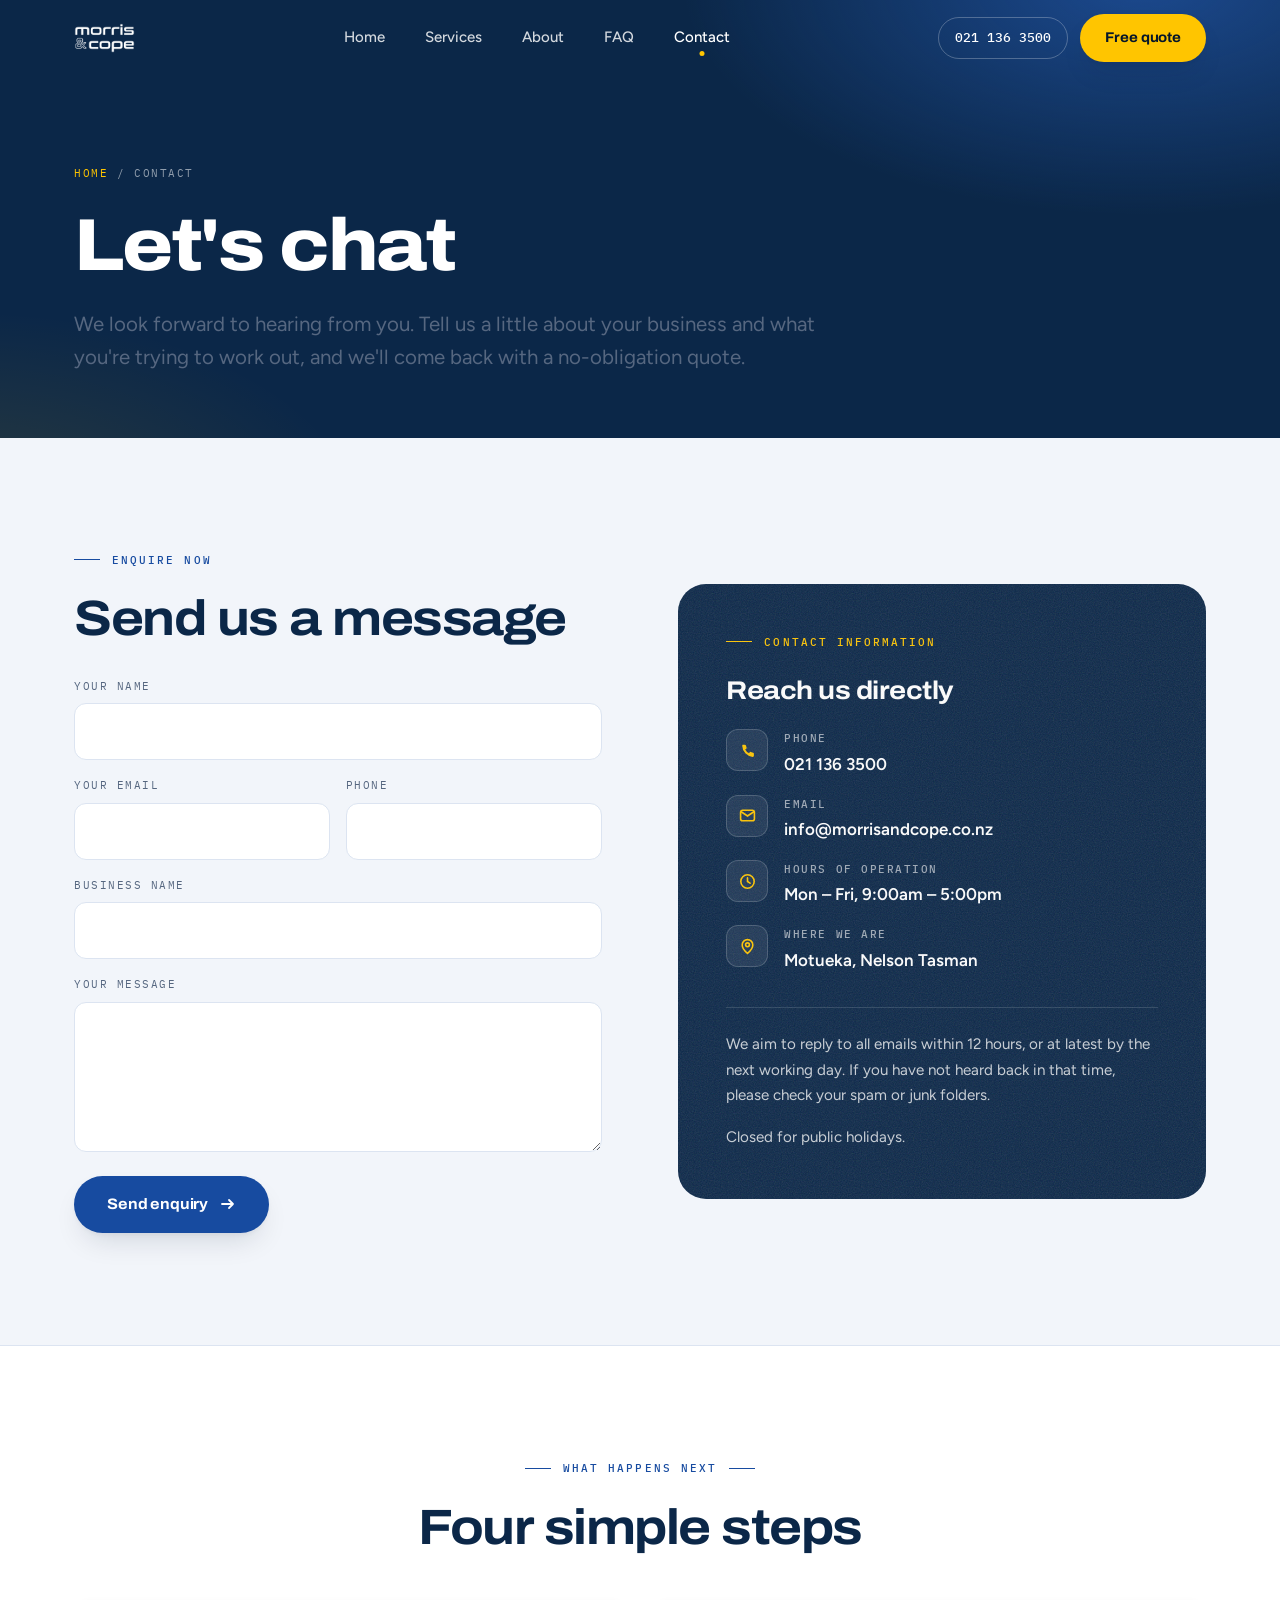
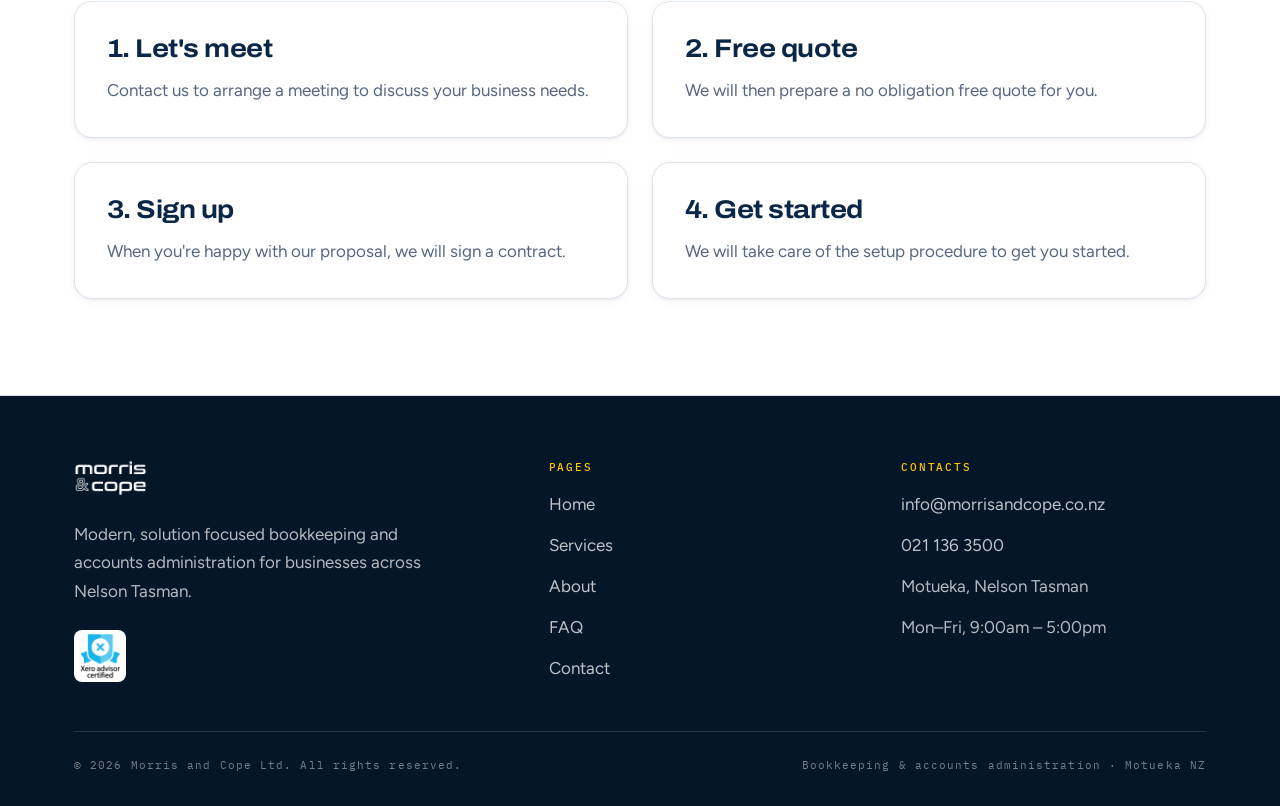
<file: contact.html>
<!DOCTYPE html>
<html lang="en-NZ">
<head>
<meta charset="utf-8">
<script>document.documentElement.classList.add('js')</script>
<meta name="viewport" content="width=device-width, initial-scale=1">
<title>Contact — Morris &amp; Cope Bookkeeping, Motueka</title>
<meta name="description" content="Call 021 136 3500 or email info@morrisandcope.co.nz. Free initial assessment and a no-obligation quote for business advisory and accounts administration in Nelson Tasman.">
<link rel="icon" href="images/favicon.png">
<link rel="preconnect" href="https://fonts.googleapis.com">
<link rel="preconnect" href="https://fonts.gstatic.com" crossorigin>
<link href="https://fonts.googleapis.com/css2?family=Archivo:wdth,wght@75..125,400..900&family=Figtree:wght@300..800&family=IBM+Plex+Mono:wght@400;500;600&display=swap" rel="stylesheet">
<link rel="stylesheet" href="styles.css">
</head>
<body>
<a class="skip" href="#main">Skip to content</a>

<header class="site-head">
  <div class="wrap">
    <a class="brand" href="index.html"><img src="images/logo-white.png" alt="Morris &amp; Cope"></a>
    <nav class="nav" aria-label="Main">
      <a href="index.html">Home</a>
      <a href="services.html">Services</a>
      <a href="about.html">About</a>
      <a href="faq.html">FAQ</a>
      <a href="contact.html" aria-current="page">Contact</a>
    </nav>
    <div class="head-cta">
      <a class="head-phone" href="tel:+64211363500">021 136 3500</a>
      <a class="btn btn--signal" href="contact.html">Free quote</a>
      <button class="burger" aria-expanded="false" aria-controls="drawer" aria-label="Menu"><span></span></button>
    </div>
  </div>
</header>

<div class="drawer" id="drawer" aria-hidden="true">
  <a class="drawer__link" href="index.html">Home</a>
  <a class="drawer__link" href="services.html">Services</a>
  <a class="drawer__link" href="about.html">About</a>
  <a class="drawer__link" href="faq.html">FAQ</a>
  <a class="drawer__link" href="contact.html">Contact</a>
  <div class="drawer__foot">
    <a class="btn btn--signal" href="contact.html">Get your free quote</a>
    <a class="btn btn--ghost" href="tel:+64211363500">Call 021 136 3500</a>
  </div>
</div>

<main id="main">

  <section class="page-head">
    <div class="page-head__glow"></div>
    <div class="wrap stage">
      <p class="crumbs"><a href="index.html">Home</a> / Contact</p>
      <h1>Let's chat</h1>
      <p class="lede">We look forward to hearing from you. Tell us a little about your business and what you're trying to work out, and we'll come back with a no-obligation quote.</p>
    </div>
  </section>

  <section class="band">
    <div class="wrap split">
      <div class="reveal">
        <p class="eyebrow">Enquire now</p>
        <h2>Send us a message</h2>
        <form class="form" style="margin-top:var(--s6)" action="#" method="post">
          <div class="field">
            <label for="name">Your name</label>
            <input id="name" name="name" type="text" autocomplete="name" required>
          </div>
          <div class="grid grid--2" style="gap:var(--s4)">
            <div class="field">
              <label for="email">Your email</label>
              <input id="email" name="email" type="email" autocomplete="email" required>
            </div>
            <div class="field">
              <label for="phone">Phone</label>
              <input id="phone" name="phone" type="tel" autocomplete="tel">
            </div>
          </div>
          <div class="field">
            <label for="business">Business name</label>
            <input id="business" name="business" type="text" autocomplete="organization">
          </div>
          <div class="field">
            <label for="message">Your message</label>
            <textarea id="message" name="message" required></textarea>
          </div>
          <div class="actions" style="margin-top:var(--s2)">
            <button class="btn" type="submit">Send enquiry <svg width="16" height="16" viewBox="0 0 16 16" fill="none" aria-hidden="true"><path d="M2 8h11M9 4l4 4-4 4" stroke="currentColor" stroke-width="1.8" stroke-linecap="round" stroke-linejoin="round"/></svg></button>
          </div>
        </form>
      </div>

      <div class="reveal" data-d="1">
        <div class="on-dark grain" style="border-radius:var(--radius-lg); padding:clamp(var(--s6),4vw,var(--s7)); position:relative; overflow:hidden">
          <p class="eyebrow">Contact information</p>
          <h3 style="margin-bottom:var(--s5)">Reach us directly</h3>
          <ul class="info-list">
            <li>
              <span class="ico"><svg width="17" height="17" viewBox="0 0 16 16" fill="none" aria-hidden="true"><path d="M3 3.5c0-.6.4-1 1-1h1.6c.4 0 .8.3.9.7l.7 2.2c.1.4 0 .8-.4 1l-1 .7a9 9 0 0 0 3.6 3.6l.7-1c.2-.3.6-.5 1-.4l2.2.7c.4.1.7.5.7.9V13c0 .6-.4 1-1 1A11 11 0 0 1 3 3.5Z" fill="currentColor"/></svg></span>
              <div><b>Phone</b><a href="tel:+64211363500">021 136 3500</a></div>
            </li>
            <li>
              <span class="ico"><svg width="17" height="17" viewBox="0 0 16 16" fill="none" aria-hidden="true"><rect x="1.5" y="3" width="13" height="10" rx="2" stroke="currentColor" stroke-width="1.5"/><path d="M2 4.5l6 4 6-4" stroke="currentColor" stroke-width="1.5" stroke-linecap="round"/></svg></span>
              <div><b>Email</b><a href="mailto:info@morrisandcope.co.nz">info@morrisandcope.co.nz</a></div>
            </li>
            <li>
              <span class="ico"><svg width="17" height="17" viewBox="0 0 16 16" fill="none" aria-hidden="true"><circle cx="8" cy="8" r="6.3" stroke="currentColor" stroke-width="1.5"/><path d="M8 4.4V8l2.4 1.6" stroke="currentColor" stroke-width="1.5" stroke-linecap="round"/></svg></span>
              <div><b>Hours of operation</b><span style="color:#fff; font-size:1.06rem; font-weight:600">Mon – Fri, 9:00am – 5:00pm</span></div>
            </li>
            <li>
              <span class="ico"><svg width="17" height="17" viewBox="0 0 16 16" fill="none" aria-hidden="true"><path d="M8 14.5s5-4.4 5-8a5 5 0 1 0-10 0c0 3.6 5 8 5 8Z" stroke="currentColor" stroke-width="1.5" stroke-linejoin="round"/><circle cx="8" cy="6.4" r="1.8" stroke="currentColor" stroke-width="1.5"/></svg></span>
              <div><b>Where we are</b><span style="color:#fff; font-size:1.06rem; font-weight:600">Motueka, Nelson Tasman</span></div>
            </li>
          </ul>
          <p style="margin-top:var(--s6); padding-top:var(--s5); border-top:1px solid rgba(255,255,255,.14); font-size:.95rem">We aim to reply to all emails within 12 hours, or at latest by the next working day. If you have not heard back in that time, please check your spam or junk folders.</p>
          <p style="font-size:.95rem; margin-top:var(--s3)">Closed for public holidays.</p>
        </div>
      </div>
    </div>
  </section>

  <section class="band band--raised band--tight">
    <div class="wrap">
      <div class="section-head section-head--center reveal">
        <p class="eyebrow eyebrow--center">What happens next</p>
        <h2>Four simple steps</h2>
      </div>
      <div class="grid grid--2 reveal">
        <div class="card"><h3>1. Let's meet</h3><p style="color:var(--slate); margin-top:var(--s3)">Contact us to arrange a meeting to discuss your business needs.</p></div>
        <div class="card"><h3>2. Free quote</h3><p style="color:var(--slate); margin-top:var(--s3)">We will then prepare a no obligation free quote for you.</p></div>
        <div class="card"><h3>3. Sign up</h3><p style="color:var(--slate); margin-top:var(--s3)">When you're happy with our proposal, we will sign a contract.</p></div>
        <div class="card"><h3>4. Get started</h3><p style="color:var(--slate); margin-top:var(--s3)">We will take care of the setup procedure to get you started.</p></div>
      </div>
    </div>
  </section>

</main>

<footer class="site-foot">
  <div class="wrap">
    <div class="foot-grid">
      <div>
        <img class="foot-logo" src="images/logo-white.png" alt="Morris &amp; Cope">
        <p style="max-width:34ch">Modern, solution focused bookkeeping and accounts administration for businesses across Nelson Tasman.</p>
        <div class="foot-badges">
          <img src="images/xero-certified.png" alt="Xero advisor certified">
        </div>
      </div>
      <div>
        <h4>Pages</h4>
        <ul class="foot-links">
          <li><a href="index.html">Home</a></li>
          <li><a href="services.html">Services</a></li>
          <li><a href="about.html">About</a></li>
          <li><a href="faq.html">FAQ</a></li>
          <li><a href="contact.html">Contact</a></li>
        </ul>
      </div>
      <div>
        <h4>Contacts</h4>
        <ul class="foot-contact">
          <li><a href="mailto:info@morrisandcope.co.nz">info@morrisandcope.co.nz</a></li>
          <li><a href="tel:+64211363500">021 136 3500</a></li>
          <li>Motueka, Nelson Tasman</li>
          <li>Mon–Fri, 9:00am – 5:00pm</li>
        </ul>
      </div>
    </div>
    <div class="foot-bottom">
      <span>© <span data-year>2026</span> Morris and Cope Ltd. All rights reserved.</span>
      <span>Bookkeeping &amp; accounts administration · Motueka NZ</span>
    </div>
  </div>
</footer>

<div class="dock">
  <a class="dock--call" href="tel:+64211363500">
    <svg width="15" height="15" viewBox="0 0 16 16" fill="none" aria-hidden="true"><path d="M3 3.5c0-.6.4-1 1-1h1.6c.4 0 .8.3.9.7l.7 2.2c.1.4 0 .8-.4 1l-1 .7a9 9 0 0 0 3.6 3.6l.7-1c.2-.3.6-.5 1-.4l2.2.7c.4.1.7.5.7.9V13c0 .6-.4 1-1 1A11 11 0 0 1 3 3.5Z" fill="currentColor"/></svg>
    Call
  </a>
  <a class="dock--quote" href="contact.html">Get a free quote</a>
</div>

<script src="app.js"></script>
</body>
</html>
</file>
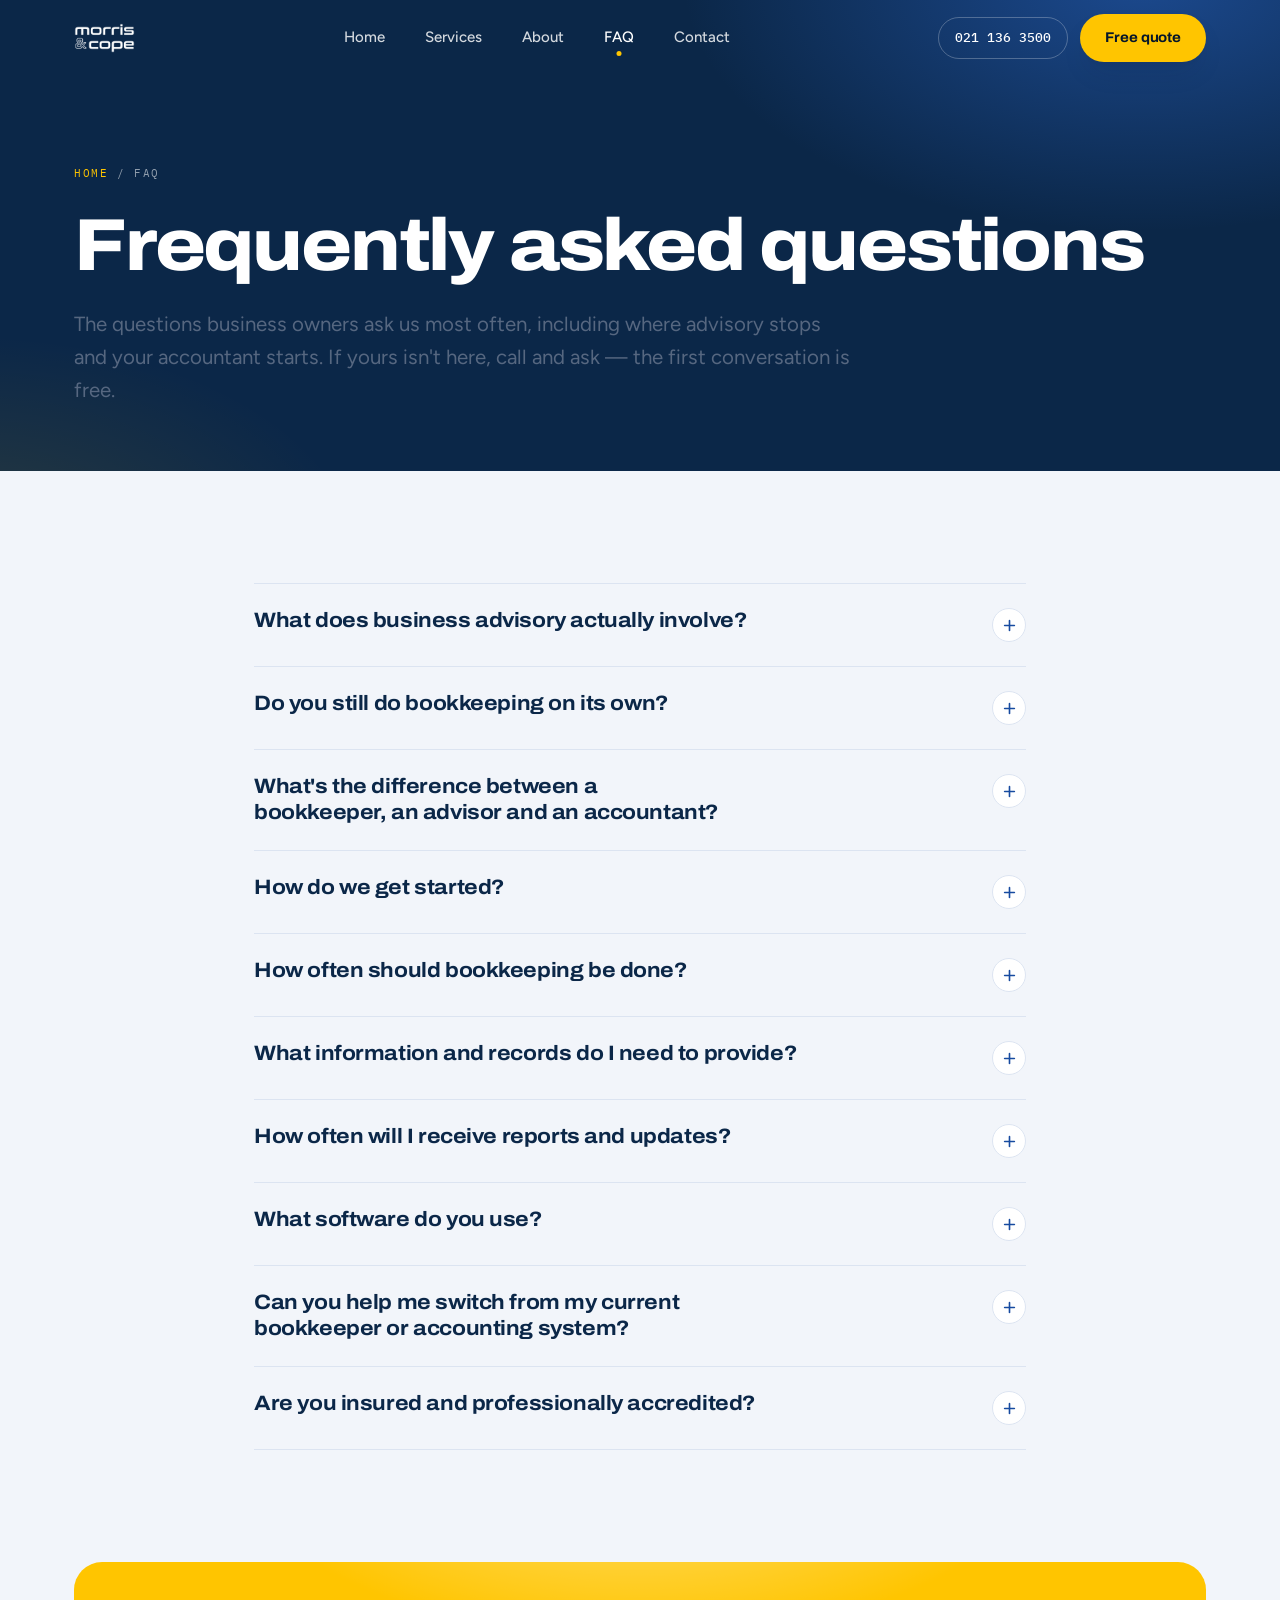
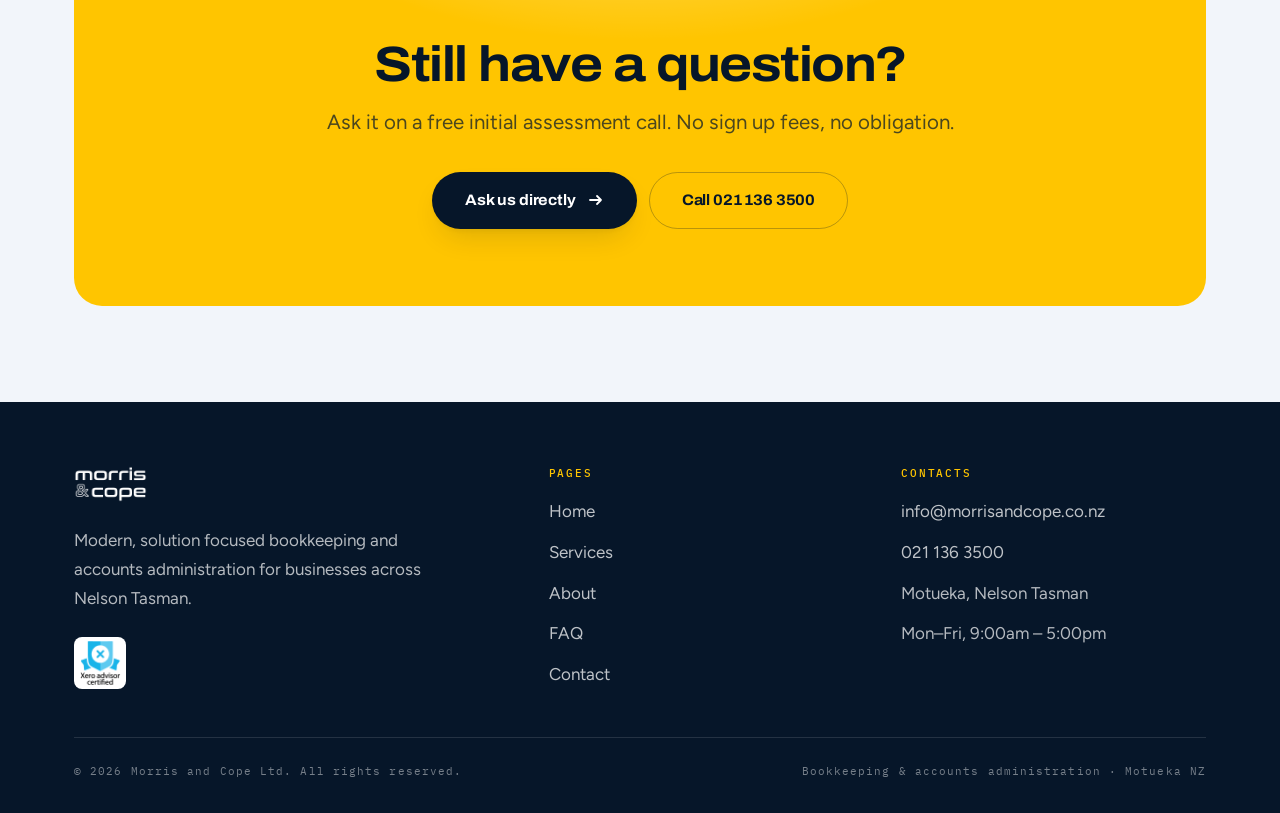
<file: faq.html>
<!DOCTYPE html>
<html lang="en-NZ">
<head>
<meta charset="utf-8">
<script>document.documentElement.classList.add('js')</script>
<meta name="viewport" content="width=device-width, initial-scale=1">
<title>Frequently Asked Questions — Morris &amp; Cope</title>
<meta name="description" content="Answers to the questions Nelson Tasman business owners ask most about business advisory, bookkeeping, Xero, GST, payroll and getting started with Morris &amp; Cope.">
<link rel="icon" href="images/favicon.png">
<link rel="preconnect" href="https://fonts.googleapis.com">
<link rel="preconnect" href="https://fonts.gstatic.com" crossorigin>
<link href="https://fonts.googleapis.com/css2?family=Archivo:wdth,wght@75..125,400..900&family=Figtree:wght@300..800&family=IBM+Plex+Mono:wght@400;500;600&display=swap" rel="stylesheet">
<link rel="stylesheet" href="styles.css">
</head>
<body>
<a class="skip" href="#main">Skip to content</a>

<header class="site-head">
  <div class="wrap">
    <a class="brand" href="index.html"><img src="images/logo-white.png" alt="Morris &amp; Cope"></a>
    <nav class="nav" aria-label="Main">
      <a href="index.html">Home</a>
      <a href="services.html">Services</a>
      <a href="about.html">About</a>
      <a href="faq.html" aria-current="page">FAQ</a>
      <a href="contact.html">Contact</a>
    </nav>
    <div class="head-cta">
      <a class="head-phone" href="tel:+64211363500">021 136 3500</a>
      <a class="btn btn--signal" href="contact.html">Free quote</a>
      <button class="burger" aria-expanded="false" aria-controls="drawer" aria-label="Menu"><span></span></button>
    </div>
  </div>
</header>

<div class="drawer" id="drawer" aria-hidden="true">
  <a class="drawer__link" href="index.html">Home</a>
  <a class="drawer__link" href="services.html">Services</a>
  <a class="drawer__link" href="about.html">About</a>
  <a class="drawer__link" href="faq.html">FAQ</a>
  <a class="drawer__link" href="contact.html">Contact</a>
  <div class="drawer__foot">
    <a class="btn btn--signal" href="contact.html">Get your free quote</a>
    <a class="btn btn--ghost" href="tel:+64211363500">Call 021 136 3500</a>
  </div>
</div>

<main id="main">

  <section class="page-head">
    <div class="page-head__glow"></div>
    <div class="wrap stage">
      <p class="crumbs"><a href="index.html">Home</a> / FAQ</p>
      <h1>Frequently asked questions</h1>
      <p class="lede">The questions business owners ask us most often, including where advisory stops and your accountant starts. If yours isn't here, call and ask — the first conversation is free.</p>
    </div>
  </section>

  <section class="band">
    <div class="wrap wrap--narrow">
      <div class="acc reveal">
        <div class="acc__item">
          <h2><button class="acc__btn" type="button" aria-expanded="false">
            What does business advisory actually involve?
            <span class="acc__ico" aria-hidden="true"><svg width="13" height="13" viewBox="0 0 16 16" fill="none"><path d="M8 2v12M2 8h12" stroke="currentColor" stroke-width="2" stroke-linecap="round"/></svg></span>
          </button></h2>
          <div class="acc__panel"><div><div class="acc__inner"><p>It means using your numbers to help you make better operating decisions — and being available to talk them through, rather than handing over a report and disappearing.</p><p>In practice it covers four things: forecasting your cashflow so you can see what is coming and fund it; agreeing the handful of KPIs worth watching and reviewing them with you each month; improving the systems and workflows the business runs on; and working out whether your budget, prices and job margins actually add up.</p><p>What it is not is tax planning or statutory reporting. Those stay with your accountant, and we work alongside them rather than in place of them.</p></div></div></div>
        </div>
        <div class="acc__item">
          <h2><button class="acc__btn" type="button" aria-expanded="false">
            Do you still do bookkeeping on its own?
            <span class="acc__ico" aria-hidden="true"><svg width="13" height="13" viewBox="0 0 16 16" fill="none"><path d="M8 2v12M2 8h12" stroke="currentColor" stroke-width="2" stroke-linecap="round"/></svg></span>
          </button></h2>
          <div class="acc__panel"><div><div class="acc__inner"><p>Yes. Bookkeeping and accounts administration remain a full part of what we do, and plenty of clients take only that.</p><p>The difference is where it sits. We treat accurate books as the groundwork for good advice rather than the end product, so if you would like the advisory side later it is already there to build on.</p></div></div></div>
        </div>
        <div class="acc__item">
          <h2><button class="acc__btn" type="button" aria-expanded="false">
            What's the difference between a bookkeeper, an advisor and an accountant?
            <span class="acc__ico" aria-hidden="true"><svg width="13" height="13" viewBox="0 0 16 16" fill="none"><path d="M8 2v12M2 8h12" stroke="currentColor" stroke-width="2" stroke-linecap="round"/></svg></span>
          </button></h2>
          <div class="acc__panel"><div><div class="acc__inner"><p>A bookkeeper records daily financial transactions — sales, purchases and payments. They can help with invoicing clients and managing your accounts payable, process payroll and file PAYE, and prepare and file GST returns.</p><p>A business advisor uses those records to help you decide what to do next: where cashflow is heading, which numbers to watch, what a job or product is really costing you, and where a process is losing you time or money.</p><p>An accountant uses the same data to analyse annual performance, prepare annual financial statements, and file annual income tax returns. In New Zealand that work almost always requires a qualified accountant, and we do not do it. We keep the records they need in the format they want, which usually makes their job faster and your bill smaller.</p></div></div></div>
        </div>
        <div class="acc__item">
          <h2><button class="acc__btn" type="button" aria-expanded="false">
            How do we get started?
            <span class="acc__ico" aria-hidden="true"><svg width="13" height="13" viewBox="0 0 16 16" fill="none"><path d="M8 2v12M2 8h12" stroke="currentColor" stroke-width="2" stroke-linecap="round"/></svg></span>
          </button></h2>
          <div class="acc__panel"><div><div class="acc__inner"><p>We'll have an initial phone conversation to get broad details about your business and what you are trying to work out. Then we'll meet to talk in more detail about your existing systems and the services that we provide so that you can select the ones you want.</p><p>From that, we'll send you a quote. After you accept the quote, you'll provide the necessary financial documents (we'll tell you what we need) and Xero access.</p></div></div></div>
        </div>
        <div class="acc__item">
          <h2><button class="acc__btn" type="button" aria-expanded="false">
            How often should bookkeeping be done?
            <span class="acc__ico" aria-hidden="true"><svg width="13" height="13" viewBox="0 0 16 16" fill="none"><path d="M8 2v12M2 8h12" stroke="currentColor" stroke-width="2" stroke-linecap="round"/></svg></span>
          </button></h2>
          <div class="acc__panel"><div><div class="acc__inner"><p>It really depends on your business size, transaction volume, and reporting needs. As a rule of thumb, we recommend weekly reconciliations to keep everything accurate and up to date.</p><p>On top of that, we provide monthly reports as standard, giving you a clear picture of your business performance and helping you set aside the right amount for tax.</p></div></div></div>
        </div>
        <div class="acc__item">
          <h2><button class="acc__btn" type="button" aria-expanded="false">
            What information and records do I need to provide?
            <span class="acc__ico" aria-hidden="true"><svg width="13" height="13" viewBox="0 0 16 16" fill="none"><path d="M8 2v12M2 8h12" stroke="currentColor" stroke-width="2" stroke-linecap="round"/></svg></span>
          </button></h2>
          <div class="acc__panel"><div><div class="acc__inner"><p>After the initial onboarding, you will need to supply bills and receipts so that we can record your expenses and accounts payable. The more organised the input, the smoother and cheaper the work, so we encourage you — and provide set up and training — to do this digitally.</p><p>For the advisory side we will also ask about things the ledger does not show: how you currently price, how a job moves through the business, and what you are planning for the next twelve months.</p></div></div></div>
        </div>
        <div class="acc__item">
          <h2><button class="acc__btn" type="button" aria-expanded="false">
            How often will I receive reports and updates?
            <span class="acc__ico" aria-hidden="true"><svg width="13" height="13" viewBox="0 0 16 16" fill="none"><path d="M8 2v12M2 8h12" stroke="currentColor" stroke-width="2" stroke-linecap="round"/></svg></span>
          </button></h2>
          <div class="acc__panel"><div><div class="acc__inner"><p>We provide monthly reporting as standard to all our clients, with training, where necessary, to help you understand those reports. A monthly commentary on your business performance is an optional extra.</p><p>Advisory clients also get a regular catch-up to work through the month together and agree what to change before the next one.</p></div></div></div>
        </div>
        <div class="acc__item">
          <h2><button class="acc__btn" type="button" aria-expanded="false">
            What software do you use?
            <span class="acc__ico" aria-hidden="true"><svg width="13" height="13" viewBox="0 0 16 16" fill="none"><path d="M8 2v12M2 8h12" stroke="currentColor" stroke-width="2" stroke-linecap="round"/></svg></span>
          </button></h2>
          <div class="acc__panel"><div><div class="acc__inner"><p>We use Xero for our clients and can take care of setup and transitioning from other software or from manual systems. We can also provide training if you would like to use Xero yourself.</p></div></div></div>
        </div>
        <div class="acc__item">
          <h2><button class="acc__btn" type="button" aria-expanded="false">
            Can you help me switch from my current bookkeeper or accounting system?
            <span class="acc__ico" aria-hidden="true"><svg width="13" height="13" viewBox="0 0 16 16" fill="none"><path d="M8 2v12M2 8h12" stroke="currentColor" stroke-width="2" stroke-linecap="round"/></svg></span>
          </button></h2>
          <div class="acc__panel"><div><div class="acc__inner"><p>Yes — we offer a full migration service, helping you transition from a previous bookkeeper, to new software, or clean up your books.</p></div></div></div>
        </div>
        <div class="acc__item">
          <h2><button class="acc__btn" type="button" aria-expanded="false">
            Are you insured and professionally accredited?
            <span class="acc__ico" aria-hidden="true"><svg width="13" height="13" viewBox="0 0 16 16" fill="none"><path d="M8 2v12M2 8h12" stroke="currentColor" stroke-width="2" stroke-linecap="round"/></svg></span>
          </button></h2>
          <div class="acc__panel"><div><div class="acc__inner"><p>Yes, we hold professional indemnity and public liability insurance. We are also Xero Certified Advisors and ICNZB Certified Bookkeepers.</p></div></div></div>
        </div>
      </div>
    </div>
  </section>

  <section class="band band--tight" style="padding-top:0">
    <div class="wrap">
      <div class="cta-band reveal">
        <h2>Still have a question?</h2>
        <p class="lede">Ask it on a free initial assessment call. No sign up fees, no obligation.</p>
        <div class="actions">
          <a class="btn" href="contact.html">Ask us directly <svg width="16" height="16" viewBox="0 0 16 16" fill="none" aria-hidden="true"><path d="M2 8h11M9 4l4 4-4 4" stroke="currentColor" stroke-width="1.8" stroke-linecap="round" stroke-linejoin="round"/></svg></a>
          <a class="btn btn--outline" href="tel:+64211363500">Call 021 136 3500</a>
        </div>
      </div>
    </div>
  </section>

</main>

<footer class="site-foot">
  <div class="wrap">
    <div class="foot-grid">
      <div>
        <img class="foot-logo" src="images/logo-white.png" alt="Morris &amp; Cope">
        <p style="max-width:34ch">Modern, solution focused bookkeeping and accounts administration for businesses across Nelson Tasman.</p>
        <div class="foot-badges">
          <img src="images/xero-certified.png" alt="Xero advisor certified">
        </div>
      </div>
      <div>
        <h4>Pages</h4>
        <ul class="foot-links">
          <li><a href="index.html">Home</a></li>
          <li><a href="services.html">Services</a></li>
          <li><a href="about.html">About</a></li>
          <li><a href="faq.html">FAQ</a></li>
          <li><a href="contact.html">Contact</a></li>
        </ul>
      </div>
      <div>
        <h4>Contacts</h4>
        <ul class="foot-contact">
          <li><a href="mailto:info@morrisandcope.co.nz">info@morrisandcope.co.nz</a></li>
          <li><a href="tel:+64211363500">021 136 3500</a></li>
          <li>Motueka, Nelson Tasman</li>
          <li>Mon–Fri, 9:00am – 5:00pm</li>
        </ul>
      </div>
    </div>
    <div class="foot-bottom">
      <span>© <span data-year>2026</span> Morris and Cope Ltd. All rights reserved.</span>
      <span>Bookkeeping &amp; accounts administration · Motueka NZ</span>
    </div>
  </div>
</footer>

<div class="dock">
  <a class="dock--call" href="tel:+64211363500">
    <svg width="15" height="15" viewBox="0 0 16 16" fill="none" aria-hidden="true"><path d="M3 3.5c0-.6.4-1 1-1h1.6c.4 0 .8.3.9.7l.7 2.2c.1.4 0 .8-.4 1l-1 .7a9 9 0 0 0 3.6 3.6l.7-1c.2-.3.6-.5 1-.4l2.2.7c.4.1.7.5.7.9V13c0 .6-.4 1-1 1A11 11 0 0 1 3 3.5Z" fill="currentColor"/></svg>
    Call
  </a>
  <a class="dock--quote" href="contact.html">Get a free quote</a>
</div>

<script src="app.js"></script>
</body>
</html>
</file>
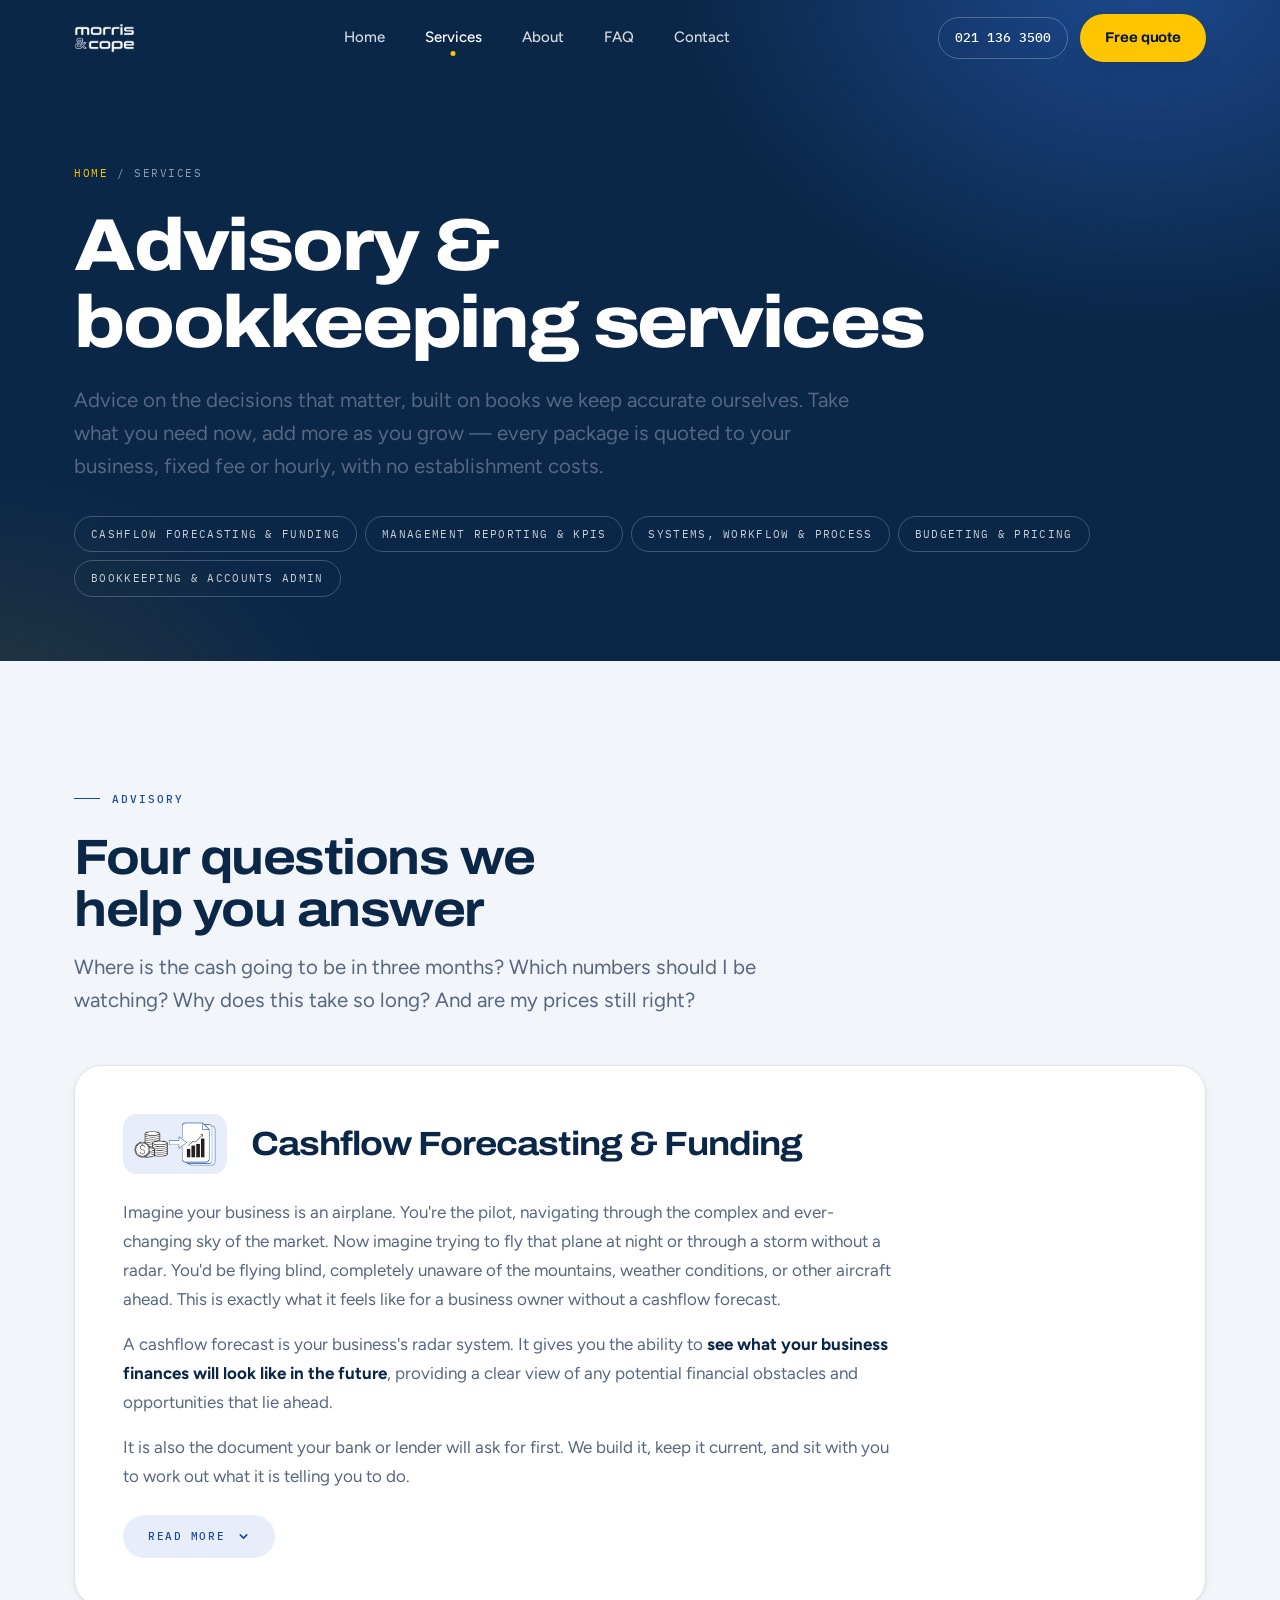
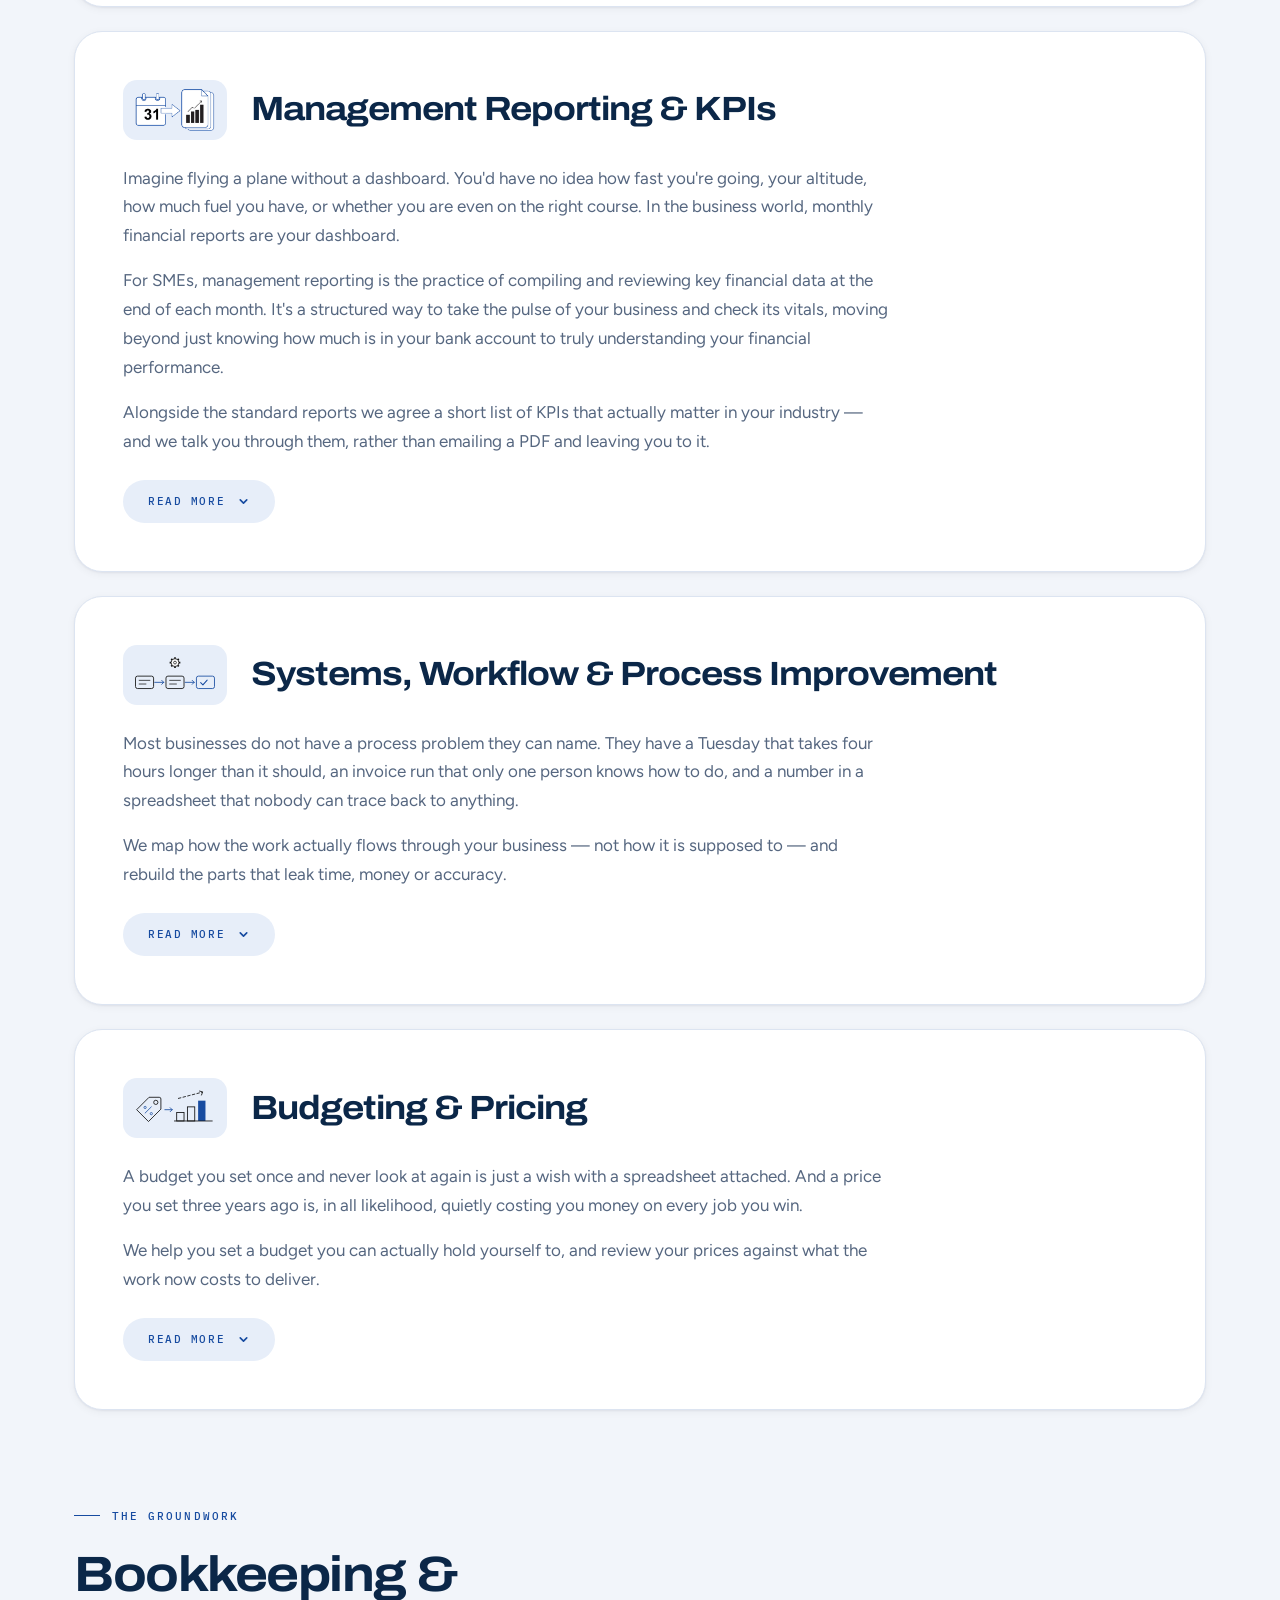
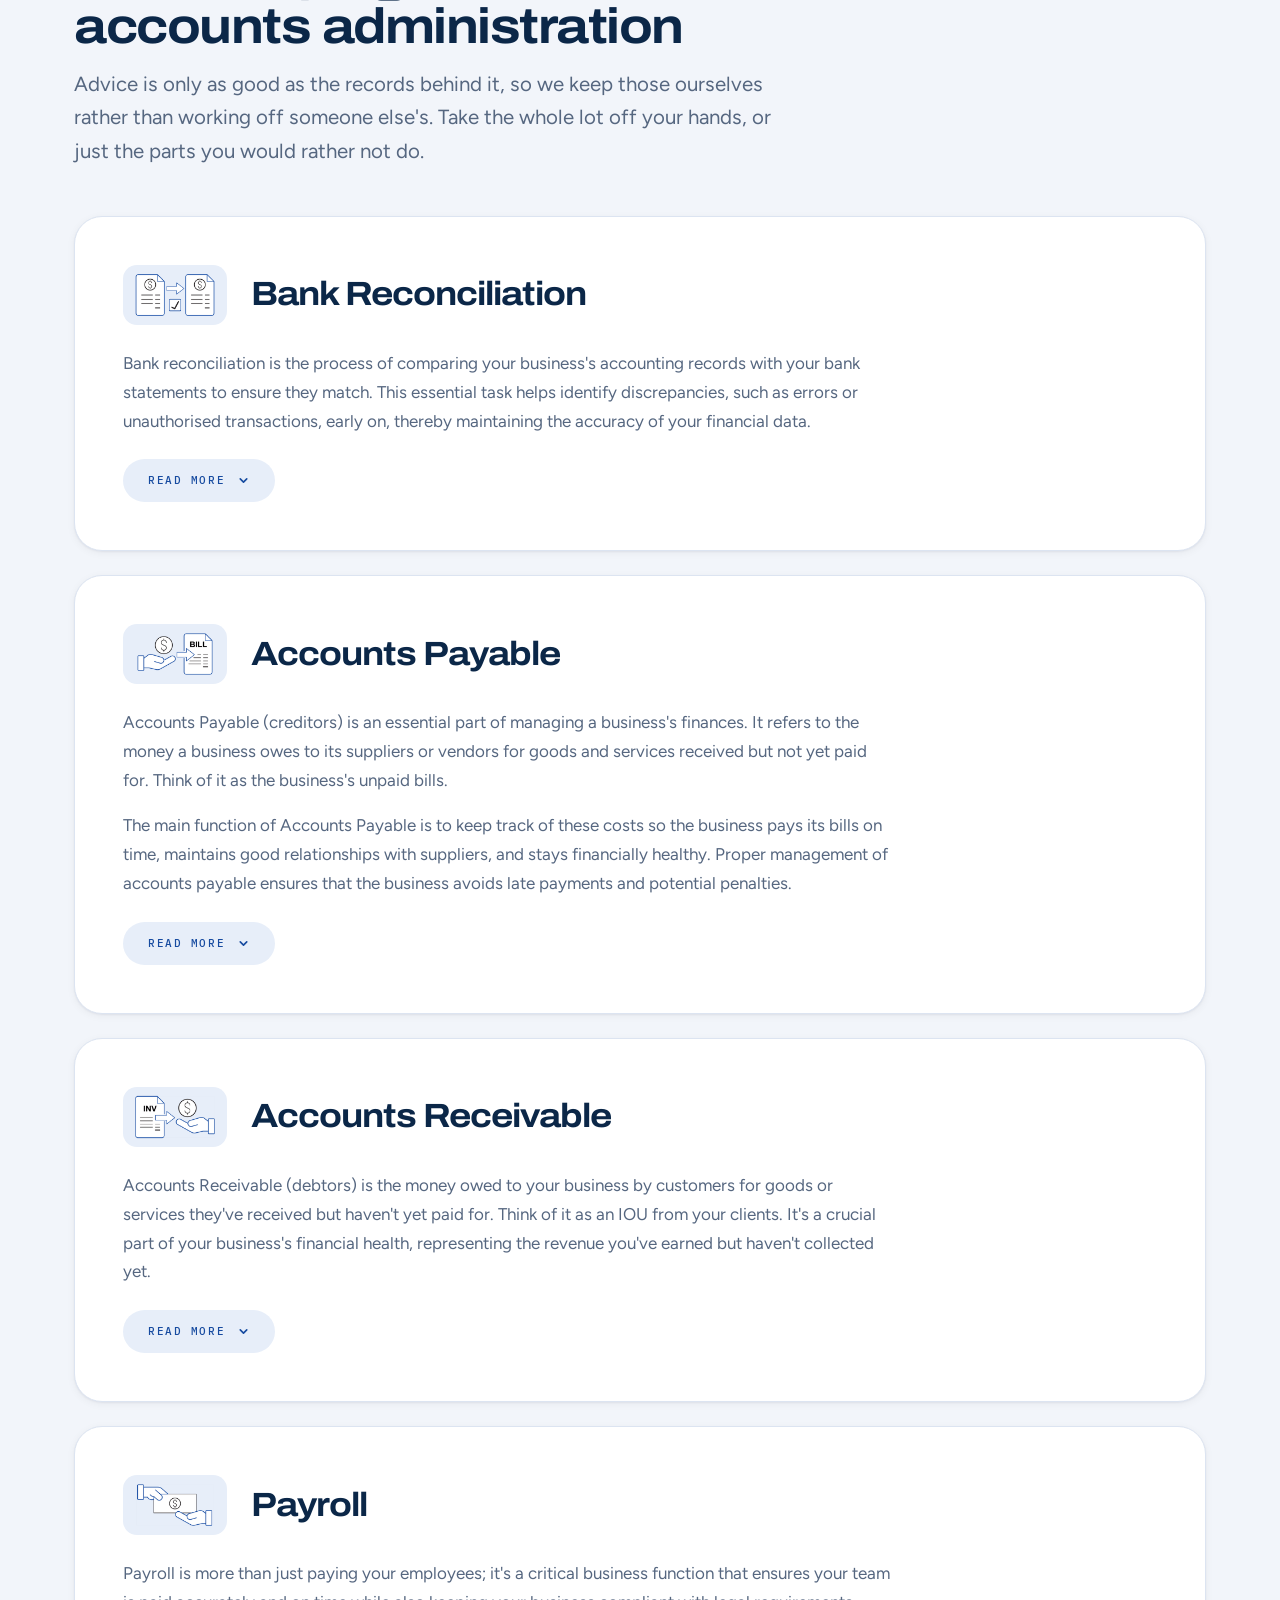
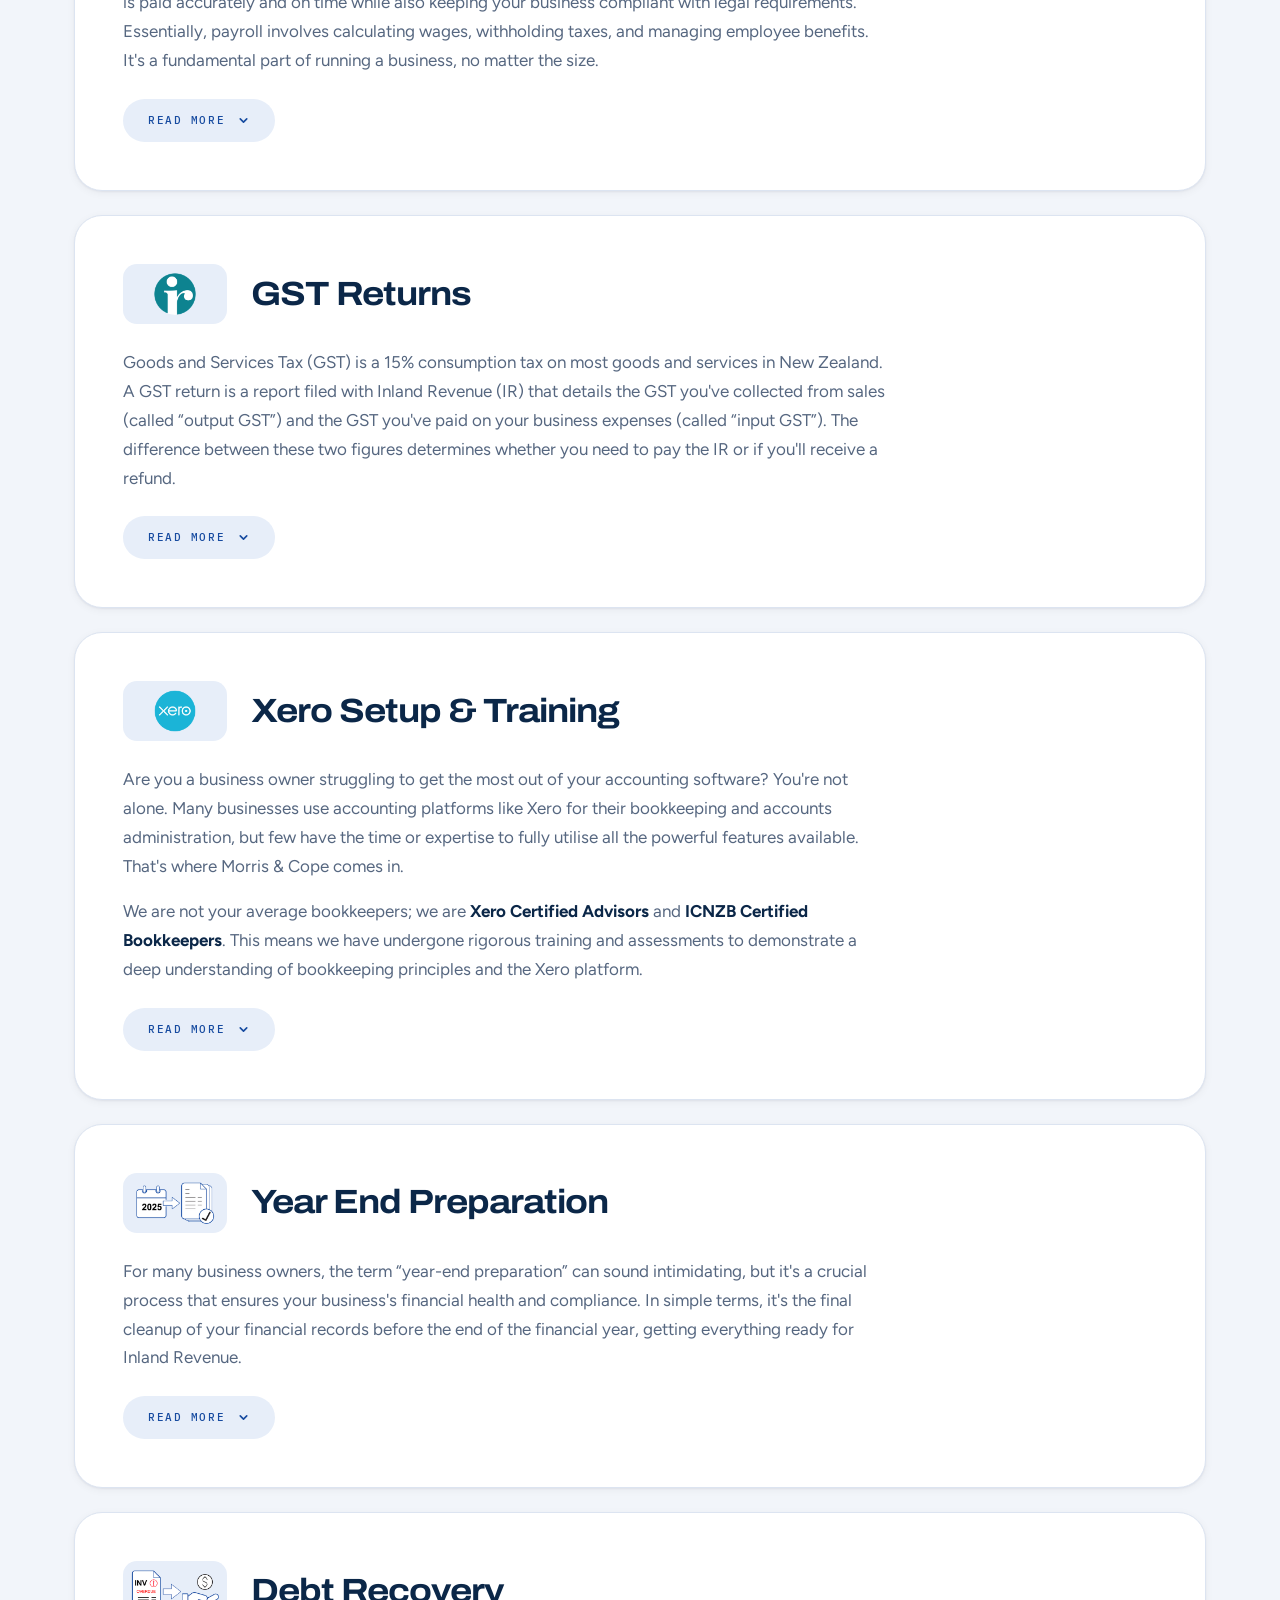
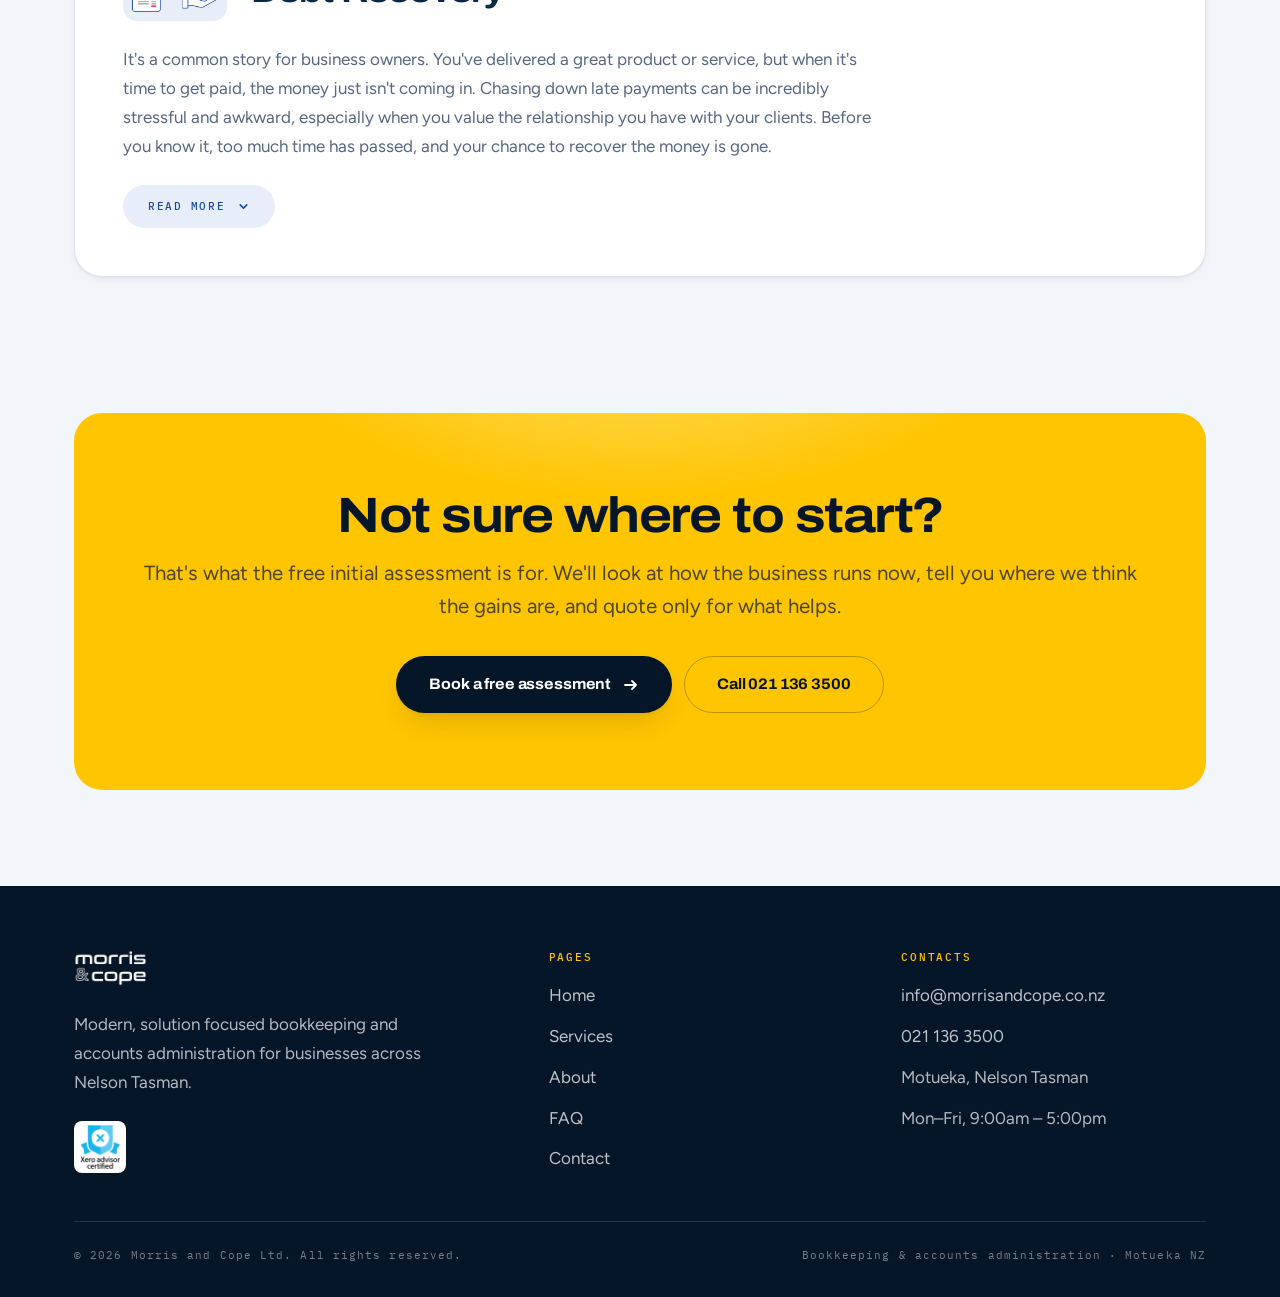
<file: services.html>
<!DOCTYPE html>
<html lang="en-NZ">
<head>
<meta charset="utf-8">
<script>document.documentElement.classList.add('js')</script>
<meta name="viewport" content="width=device-width, initial-scale=1">
<title>Advisory &amp; Bookkeeping Services — Morris &amp; Cope</title>
<meta name="description" content="Business advisory for Nelson Tasman SMEs: cashflow forecasting and funding, management reporting and KPIs, systems and process improvement, budgeting and pricing — plus the bookkeeping and accounts administration underneath it.">
<link rel="icon" href="images/favicon.png">
<link rel="preconnect" href="https://fonts.googleapis.com">
<link rel="preconnect" href="https://fonts.gstatic.com" crossorigin>
<link href="https://fonts.googleapis.com/css2?family=Archivo:wdth,wght@75..125,400..900&family=Figtree:wght@300..800&family=IBM+Plex+Mono:wght@400;500;600&display=swap" rel="stylesheet">
<link rel="stylesheet" href="styles.css">
</head>
<body>
<a class="skip" href="#main">Skip to content</a>

<header class="site-head">
  <div class="wrap">
    <a class="brand" href="index.html"><img src="images/logo-white.png" alt="Morris &amp; Cope"></a>
    <nav class="nav" aria-label="Main">
      <a href="index.html">Home</a>
      <a href="services.html" aria-current="page">Services</a>
      <a href="about.html">About</a>
      <a href="faq.html">FAQ</a>
      <a href="contact.html">Contact</a>
    </nav>
    <div class="head-cta">
      <a class="head-phone" href="tel:+64211363500">021 136 3500</a>
      <a class="btn btn--signal" href="contact.html">Free quote</a>
      <button class="burger" aria-expanded="false" aria-controls="drawer" aria-label="Menu"><span></span></button>
    </div>
  </div>
</header>

<div class="drawer" id="drawer" aria-hidden="true">
  <a class="drawer__link" href="index.html">Home</a>
  <a class="drawer__link" href="services.html">Services</a>
  <a class="drawer__link" href="about.html">About</a>
  <a class="drawer__link" href="faq.html">FAQ</a>
  <a class="drawer__link" href="contact.html">Contact</a>
  <div class="drawer__foot">
    <a class="btn btn--signal" href="contact.html">Get your free quote</a>
    <a class="btn btn--ghost" href="tel:+64211363500">Call 021 136 3500</a>
  </div>
</div>

<main id="main">

  <section class="page-head">
    <div class="page-head__glow"></div>
    <div class="wrap stage">
      <p class="crumbs"><a href="index.html">Home</a> / Services</p>
      <h1>Advisory &amp; bookkeeping services</h1>
      <p class="lede">Advice on the decisions that matter, built on books we keep accurate ourselves. Take what you need now, add more as you grow — every package is quoted to your business, fixed fee or hourly, with no establishment costs.</p>
      <nav class="jump" aria-label="Jump to a service">
        <a href="#cashflow-forecasting">Cashflow forecasting &amp; funding</a>
        <a href="#management-reporting">Management reporting &amp; KPIs</a>
        <a href="#systems-and-process">Systems, workflow &amp; process</a>
        <a href="#budgeting-and-pricing">Budgeting &amp; pricing</a>
        <a href="#bookkeeping">Bookkeeping &amp; accounts admin</a>
      </nav>
    </div>
  </section>

  <section class="band">
    <div class="wrap">
      <div class="section-head reveal" id="advisory">
        <p class="eyebrow">Advisory</p>
        <h2>Four questions we help you answer</h2>
        <p class="lede">Where is the cash going to be in three months? Which numbers should I be watching? Why does this take so long? And are my prices still right?</p>
      </div>

<article class="svc-detail reveal" id="cashflow-forecasting">
        <div class="svc-detail__head">
          <img src="images/service-cashflow-forecasting.png" alt="" loading="lazy">
          <div>
            <h2>Cashflow Forecasting &amp; Funding</h2>
          </div>
        </div>
        <div class="svc-detail__intro">
          <p>Imagine your business is an airplane. You're the pilot, navigating through the complex and ever-changing sky of the market. Now imagine trying to fly that plane at night or through a storm without a radar. You'd be flying blind, completely unaware of the mountains, weather conditions, or other aircraft ahead. This is exactly what it feels like for a business owner without a cashflow forecast.</p>
          <p>A cashflow forecast is your business's radar system. It gives you the ability to <strong>see what your business finances will look like in the future</strong>, providing a clear view of any potential financial obstacles and opportunities that lie ahead.</p>
          <p>It is also the document your bank or lender will ask for first. We build it, keep it current, and sit with you to work out what it is telling you to do.</p>
        </div>
        <div class="more">
          <button class="more__btn" type="button" aria-expanded="false">
            <span data-label>Read more</span>
            <svg width="13" height="13" viewBox="0 0 16 16" fill="none" aria-hidden="true"><path d="M4 6l4 4 4-4" stroke="currentColor" stroke-width="2" stroke-linecap="round" stroke-linejoin="round"/></svg>
          </button>
          <div class="more__panel"><div><div class="more__inner">
            <h3>How your financial radar works</h3>
            <p>Just as a radar system scans the skies for hazards, a cashflow forecast scans your financial horizon by tracking the movement of money. It takes into account:</p>
            <ul>
              <li><strong>Your starting position.</strong> How much cash you have in the bank right now.</li>
              <li><strong>Incoming flights.</strong> All the money you expect to receive from sales, loans, or investments.</li>
              <li><strong>Outbound traffic.</strong> All the money you expect to spend on things like rent, salaries, and supplies.</li>
            </ul>
            <p>By combining this information, your forecast calculates your projected cash balance for the coming weeks or months — showing you where you're headed and what's coming up on your flight path.</p>
            <h3>The benefits of having a financial radar</h3>
            <p><strong>Spotting turbulence early.</strong> Your forecast can alert you to upcoming periods of slow or low cashflow, much like a radar warns of a storm ahead. This gives you time to prepare by securing a loan or delaying a large purchase, preventing a potential cash crunch.</p>
            <p><strong>Navigating expansion.</strong> Thinking about a major investment like new equipment or a new location? Your forecast helps you see if you have the financial “fuel” to make the journey.</p>
            <p><strong>Avoiding collisions.</strong> It helps you manage your obligations, like paying suppliers or making loan payments, so you don't collide with a late fee or a damaged business relationship.</p>
            <h3>When you are asking for money</h3>
            <p>Applying for an overdraft, a term loan or asset finance means answering the same three questions: what will you use it for, when will it be repaid, and what happens if trade is slower than you expect. A maintained forecast answers all three on paper, before the meeting. We prepare the projections, model the slower-trade scenario alongside your expected one, and make sure the assumptions behind them are ones you can defend.</p>
            <h3>Why a pilot needs a co-pilot</h3>
            <p>While you can try to operate the radar yourself, a professional bookkeeper acts as your co-pilot, expertly managing this essential function. We ensure the data is accurate, the projections are sound, and you get clear, actionable insights. This frees you up to focus on flying the plane — that is, running and growing your business — with confidence.</p>
          </div></div></div>
        </div>
      </article>

<article class="svc-detail reveal" id="management-reporting">
        <div class="svc-detail__head">
          <img src="images/service-monthly-reporting.png" alt="" loading="lazy">
          <div>
            <h2>Management Reporting &amp; KPIs</h2>
          </div>
        </div>
        <div class="svc-detail__intro">
          <p>Imagine flying a plane without a dashboard. You'd have no idea how fast you're going, your altitude, how much fuel you have, or whether you are even on the right course. In the business world, monthly financial reports are your dashboard.</p>
          <p>For SMEs, management reporting is the practice of compiling and reviewing key financial data at the end of each month. It's a structured way to take the pulse of your business and check its vitals, moving beyond just knowing how much is in your bank account to truly understanding your financial performance.</p>
          <p>Alongside the standard reports we agree a short list of KPIs that actually matter in your industry — and we talk you through them, rather than emailing a PDF and leaving you to it.</p>
        </div>
        <div class="more">
          <button class="more__btn" type="button" aria-expanded="false">
            <span data-label>Read more</span>
            <svg width="13" height="13" viewBox="0 0 16 16" fill="none" aria-hidden="true"><path d="M4 6l4 4 4-4" stroke="currentColor" stroke-width="2" stroke-linecap="round" stroke-linejoin="round"/></svg>
          </button>
          <div class="more__panel"><div><div class="more__inner">
            <p>This practice is crucial because it provides timely insights into your cash flow, profitability, and overall financial health. By consistently reviewing these reports, business owners can spot trends, identify potential issues, and make informed decisions to steer their business in the right direction.</p>
            <h3>1. Profit and loss statement — your altimeter</h3>
            <p>Just like an altimeter in an aircraft lets the pilot know how high they are flying, your P&amp;L precisely indicates your current financial altitude (profitability), guiding strategic decisions and maintaining a safe height to avoid any financial obstacles on your flight path.</p>
            <p><strong>What it contains.</strong> This report is a summary of your business's revenue and expenses over a specific period. It shows whether your business made a profit or a loss for the month. You'll see your total sales, followed by the cost of goods sold, which gives you your gross profit. Below that are your operating expenses, which are deducted to reveal your net profit or loss.</p>
            <p><strong>How to use it.</strong> The P&amp;L is your primary tool for measuring profitability. By comparing this month's statement to previous months, you can identify trends in your sales and expenses. For example, if your marketing expenses went up but sales didn't, you might need to re-evaluate your marketing strategy.</p>
            <h3>2. The balance sheet — your GPS</h3>
            <p>This is like your GPS navigation system: it lets you know exactly where you are at that moment in time, and whether you're on course or not.</p>
            <p><strong>What it contains.</strong> The balance sheet provides a snapshot of your business's financial position at a specific point in time. It is based on the fundamental accounting equation: <strong>Assets = Liabilities + Equity</strong>. Assets are what your business owns. Liabilities are what your business owes to others. Equity is the amount of money invested in the business by its owners.</p>
            <p><strong>How to use it.</strong> This report gives you a clear picture of your business's solvency and liquidity. For example, if your accounts receivable is growing faster than your cash, it could indicate a cash flow problem.</p>
            <h3>3. The cash flow statement — your airspeed indicator</h3>
            <p>This is like your airspeed indicator: it lets you know if you're flying fast enough to create lift. Too slow and you could stall — just like with your business, if you don't have enough revenue coming in fast enough to cover your liabilities, your cashflow can stall.</p>
            <p><strong>What it contains.</strong> This report tracks the movement of cash in and out of your business over the month. It's different from the P&amp;L, which can show a profit even if cash hasn't been received. It is divided into operating activities, investing activities and financing activities.</p>
            <p><strong>How to use it.</strong> This is arguably the most critical report of the three. It tells you exactly where your cash is coming from and where it's going. A profitable business can still fail if it runs out of cash. By analysing this report, you can identify if cash is being tied up in inventory or if delays in customer payments are causing a squeeze.</p>
            <h3>Choosing the numbers that matter</h3>
            <p>Three reports and forty figures is not a dashboard, it is a distraction. Part of setting you up is agreeing the handful of measures worth watching every month — which differ completely between a trade business, a retailer and a services firm. That might be labour recovery rate and work in progress for one client, gross margin by product line and stock turn for another, or debtor days and utilisation for a third.</p>
            <p>Once they are agreed we track them consistently, show them against previous months so the trend is visible, and flag it when one moves in a direction that needs a decision from you.</p>
            <h3>Working through them together</h3>
            <p>Reports get read when someone talks you through them. We schedule a regular catch-up to go over the month, answer the awkward questions, and agree what to do differently before the next one. Over time most owners stop needing the walkthrough — which is the point.</p>
            <h3>The bookkeeper advantage</h3>
            <p>While these reports are vital, for many business owners, compiling and interpreting them can be a daunting and time consuming task. When you engage Morris &amp; Cope to manage your monthly reporting, you gain more than just a set of numbers. We will ensure your financial data is accurate, timely, and presented in a way you can easily understand. We not only produce these reports for you, but also help you interpret the story they tell about your business.</p>
            <p>This is an investment that transforms your financial information from a confusing chore into a powerful tool for success.</p>
          </div></div></div>
        </div>
      </article>

      <article class="svc-detail reveal" id="systems-and-process">
        <div class="svc-detail__head">
          <img src="images/service-systems-process.svg" alt="" loading="lazy">
          <div>
            <h2>Systems, Workflow &amp; Process Improvement</h2>
          </div>
        </div>
        <div class="svc-detail__intro">
          <p>Most businesses do not have a process problem they can name. They have a Tuesday that takes four hours longer than it should, an invoice run that only one person knows how to do, and a number in a spreadsheet that nobody can trace back to anything.</p>
          <p>We map how the work actually flows through your business — not how it is supposed to — and rebuild the parts that leak time, money or accuracy.</p>
        </div>
        <div class="more">
          <button class="more__btn" type="button" aria-expanded="false">
            <span data-label>Read more</span>
            <svg width="13" height="13" viewBox="0 0 16 16" fill="none" aria-hidden="true"><path d="M4 6l4 4 4-4" stroke="currentColor" stroke-width="2" stroke-linecap="round" stroke-linejoin="round"/></svg>
          </button>
          <div class="more__panel"><div><div class="more__inner">
            <h3>What we look at</h3>
            <ul>
              <li><strong>The trail a job takes</strong>, from first enquiry through quote, delivery, invoice and payment, and where it stalls.</li>
              <li><strong>Where information gets keyed in twice</strong> — the same figures re-entered into a spreadsheet, a job sheet and then the accounting system.</li>
              <li><strong>Who the single points of failure are.</strong> The tasks only one person can do are the ones that break when they take leave.</li>
            </ul>
            <h3>What you get</h3>
            <p><strong>A shorter workflow.</strong> Steps removed, duplicated data entry eliminated, approvals put where they belong. Usually this means fewer tools, not more.</p>
            <p><strong>Staff trained on it.</strong> A process nobody has been shown does not survive contact with a busy week. We train your team on the new way of working and stay available while it beds in.</p>
            <h3>Why it pays</h3>
            <p>Process work is unglamorous and it compounds. An hour a week returned to a business owner is more than a working week a year. An invoice run that goes out three days earlier is three days of cash flow, every month, permanently.</p>
            <p>It is also where our background is deepest: David's experience spans operations management, production planning and systems implementation across a range of industries.</p>
          </div></div></div>
        </div>
      </article>

      <article class="svc-detail reveal" id="budgeting-and-pricing">
        <div class="svc-detail__head">
          <img src="images/service-budgeting-pricing.svg" alt="" loading="lazy">
          <div>
            <h2>Budgeting &amp; Pricing</h2>
          </div>
        </div>
        <div class="svc-detail__intro">
          <p>A budget you set once and never look at again is just a wish with a spreadsheet attached. And a price you set three years ago is, in all likelihood, quietly costing you money on every job you win.</p>
          <p>We help you set a budget you can actually hold yourself to, and review your prices against what the work now costs to deliver.</p>
        </div>
        <div class="more">
          <button class="more__btn" type="button" aria-expanded="false">
            <span data-label>Read more</span>
            <svg width="13" height="13" viewBox="0 0 16 16" fill="none" aria-hidden="true"><path d="M4 6l4 4 4-4" stroke="currentColor" stroke-width="2" stroke-linecap="round" stroke-linejoin="round"/></svg>
          </button>
          <div class="more__panel"><div><div class="more__inner">
            <h3>Setting a budget worth keeping</h3>
            <p>A useful budget starts from what your business has actually done, not from an optimistic guess. We build it off your real trading history, break it down to a monthly level so seasonality shows up, and separate the costs you control from the ones you do not.</p>
            <p>Then we report against it. Each month you see budget versus actual, with the variances explained rather than just highlighted in red. That is what turns a budget from a document into a management tool.</p>
            <h3>Pricing reviews</h3>
            <p>Prices drift out of date quietly. Materials go up a few percent at a time, a job takes longer than it used to, and the margin erodes without any single moment where it obviously broke.</p>
            <p>A pricing review works back from what you need to earn. We look at what each job or product actually costs you once labour, materials and a fair share of overhead are counted, compare that to what you charge, and show you where the gap is.</p>
            <h3>What you do with it</h3>
            <p>A defensible answer when a customer questions a price, and a clear view of whether next year's plan actually adds up before you commit to it.</p>
            <p>None of this is tax planning or statutory reporting — that stays with your accountant. This is about the operating decisions you make every week.</p>
          </div></div></div>
        </div>
      </article>

      <div class="section-head reveal" id="bookkeeping" style="margin-top:var(--s9)">
        <p class="eyebrow">The groundwork</p>
        <h2>Bookkeeping &amp; accounts administration</h2>
        <p class="lede">Advice is only as good as the records behind it, so we keep those ourselves rather than working off someone else's. Take the whole lot off your hands, or just the parts you would rather not do.</p>
      </div>

<article class="svc-detail reveal" id="bank-reconciliation">
        <div class="svc-detail__head">
          <img src="images/service-bank-reconciliation.png" alt="" loading="lazy">
          <div>
            <h2>Bank Reconciliation</h2>
          </div>
        </div>
        <div class="svc-detail__intro">
          <p>Bank reconciliation is the process of comparing your business's accounting records with your bank statements to ensure they match. This essential task helps identify discrepancies, such as errors or unauthorised transactions, early on, thereby maintaining the accuracy of your financial data.</p>
        </div>
        <div class="more">
          <button class="more__btn" type="button" aria-expanded="false">
            <span data-label>Read more</span>
            <svg width="13" height="13" viewBox="0 0 16 16" fill="none" aria-hidden="true"><path d="M4 6l4 4 4-4" stroke="currentColor" stroke-width="2" stroke-linecap="round" stroke-linejoin="round"/></svg>
          </button>
          <div class="more__panel"><div><div class="more__inner">
            <h3>Why regular reconciliation matters</h3>
            <ul>
              <li>It helps detect fraud or unauthorised transactions promptly.</li>
              <li>Ensures your financial statements are accurate for decision-making.</li>
              <li>Improves cash flow management by providing an up-to-date picture of your available funds.</li>
              <li>Keeps your business compliant with financial regulations.</li>
            </ul>
            <p>A key aspect of effective reconciliation is matching bank transactions with the correct account codes in your chart of accounts. Proper coding ensures transactions are categorised accurately, facilitating accurate reporting and insights into financial performance.</p>
            <h3>Top five common mistakes when reconciling bank transactions</h3>
            <ol>
              <li><strong>Failing to compare every transaction thoroughly</strong> — overlooking small transactions can lead to errors accumulating over time.</li>
              <li><strong>Ignoring outstanding cheques or deposits</strong> — not accounting for timing differences can cause mismatches.</li>
              <li><strong>Incorrectly coding transactions</strong> — misclassifying transactions affects financial analysis.</li>
              <li><strong>Overlooking bank errors or discrepancies</strong> — trusting the bank statement without verification can mask mistakes.</li>
              <li><strong>Waiting too long to reconcile</strong> — delayed reconciliations make errors harder to detect and correct.</li>
            </ol>
            <h3>In summary</h3>
            <p>Regular, accurate bank reconciliations, with attention to detail and proper coding, are vital for keeping your business's financial health in check. Make it a routine, and your business will benefit from clearer financial insights and greater peace of mind.</p>
          </div></div></div>
        </div>
      </article>

<article class="svc-detail reveal" id="accounts-payable">
        <div class="svc-detail__head">
          <img src="images/service-accounts-payable.png" alt="" loading="lazy">
          <div>
            <h2>Accounts Payable</h2>
          </div>
        </div>
        <div class="svc-detail__intro">
          <p>Accounts Payable (creditors) is an essential part of managing a business's finances. It refers to the money a business owes to its suppliers or vendors for goods and services received but not yet paid for. Think of it as the business's unpaid bills.</p>
          <p>The main function of Accounts Payable is to keep track of these costs so the business pays its bills on time, maintains good relationships with suppliers, and stays financially healthy. Proper management of accounts payable ensures that the business avoids late payments and potential penalties.</p>
        </div>
        <div class="more">
          <button class="more__btn" type="button" aria-expanded="false">
            <span data-label>Read more</span>
            <svg width="13" height="13" viewBox="0 0 16 16" fill="none" aria-hidden="true"><path d="M4 6l4 4 4-4" stroke="currentColor" stroke-width="2" stroke-linecap="round" stroke-linejoin="round"/></svg>
          </button>
          <div class="more__panel"><div><div class="more__inner">
            <h3>Benefits of hiring a bookkeeper for your accounts payable</h3>
            <p><strong>Accurate record-keeping.</strong> We ensure all bills are recorded correctly, reducing errors that could lead to financial issues.</p>
            <p><strong>Timely payments.</strong> We help manage payment deadlines, avoiding late fees and building trust with suppliers.</p>
            <p><strong>Financial insights.</strong> Proper Accounts Payable management provides clear insights into the company's expenses, aiding in better financial decisions.</p>
            <p><strong>Time-saving.</strong> Outsourcing this task frees up the business owner's time to focus on more productive tasks like growing the business.</p>
            <p><strong>Improved cash flow management.</strong> A bookkeeper can help monitor cash flow, ensuring enough funds are available for important expenses.</p>
            <h3>In summary</h3>
            <p>Having us handle your Accounts Payable simplifies finances, saves time, helps build good relationships with suppliers and keeps your business operating smoothly.</p>
          </div></div></div>
        </div>
      </article>

<article class="svc-detail reveal" id="accounts-receivable">
        <div class="svc-detail__head">
          <img src="images/service-accounts-receivable.png" alt="" loading="lazy">
          <div>
            <h2>Accounts Receivable</h2>
          </div>
        </div>
        <div class="svc-detail__intro">
          <p>Accounts Receivable (debtors) is the money owed to your business by customers for goods or services they've received but haven't yet paid for. Think of it as an IOU from your clients. It's a crucial part of your business's financial health, representing the revenue you've earned but haven't collected yet.</p>
        </div>
        <div class="more">
          <button class="more__btn" type="button" aria-expanded="false">
            <span data-label>Read more</span>
            <svg width="13" height="13" viewBox="0 0 16 16" fill="none" aria-hidden="true"><path d="M4 6l4 4 4-4" stroke="currentColor" stroke-width="2" stroke-linecap="round" stroke-linejoin="round"/></svg>
          </button>
          <div class="more__panel"><div><div class="more__inner">
            <h3>What does accounts receivable entail?</h3>
            <p>Managing Accounts Receivable involves a series of steps to ensure you get paid on time. First, you create and send invoices to customers after a sale. These invoices detail what was sold, the amount due, and the payment due date. Next, you track these invoices to monitor which ones are still outstanding and which ones have been paid. This tracking helps you know exactly how much money is coming into your business and when.</p>
            <p>If a payment becomes past due, we also offer <a href="#debt-recovery">debt recovery</a>, which can be built into your bookkeeping package. We will follow up with the customer on your behalf to remind them about the unpaid invoice and collect the payment. This might involve sending reminder emails or making phone calls, but we take care of all of that for you.</p>
            <h3>How Morris &amp; Cope can help</h3>
            <p>While it may seem straightforward, managing Accounts Receivable can become a major time commitment as your business grows. Engaging Morris &amp; Cope to handle this function offers several key benefits:</p>
            <p><strong>Improved cash flow.</strong> We ensure your invoices are sent promptly and accurately, and we follow up on late payments consistently. This organised approach helps you collect money faster, which improves your business's cash flow.</p>
            <p><strong>Reduced administrative burden.</strong> Managing invoices, tracking payments, and following up with customers can take a lot of time away from running your business. By outsourcing this task, you free yourself up to focus on core operations.</p>
            <p><strong>Better customer relationships.</strong> We can also take care of the sometimes-awkward task of chasing payments. This can help you maintain positive relationships with your clients by keeping the debt recovery discussions professional and separate from your direct business interactions.</p>
            <p><strong>Accurate financial records.</strong> A bookkeeper ensures your Accounts Receivable records are always up-to-date and accurate. This is essential for getting a clear picture of your business's financial health and for tax preparation.</p>
            <h3>In summary</h3>
            <p>At Morris &amp; Cope we are experts in financial processes and can implement systems to streamline your Accounts Receivable process, identify potential issues early on, and provide valuable insights into your company's financial performance.</p>
          </div></div></div>
        </div>
      </article>

<article class="svc-detail reveal" id="payroll">
        <div class="svc-detail__head">
          <img src="images/service-payroll.png" alt="" loading="lazy">
          <div>
            <h2>Payroll</h2>
          </div>
        </div>
        <div class="svc-detail__intro">
          <p>Payroll is more than just paying your employees; it's a critical business function that ensures your team is paid accurately and on time while also keeping your business compliant with legal requirements. Essentially, payroll involves calculating wages, withholding taxes, and managing employee benefits. It's a fundamental part of running a business, no matter the size.</p>
        </div>
        <div class="more">
          <button class="more__btn" type="button" aria-expanded="false">
            <span data-label>Read more</span>
            <svg width="13" height="13" viewBox="0 0 16 16" fill="none" aria-hidden="true"><path d="M4 6l4 4 4-4" stroke="currentColor" stroke-width="2" stroke-linecap="round" stroke-linejoin="round"/></svg>
          </button>
          <div class="more__panel"><div><div class="more__inner">
            <h3>What does payroll entail?</h3>
            <p>Processing payroll involves a series of detailed steps. First, you'll need to calculate gross pay for each employee, which is their total earnings before any deductions. This includes their regular wages, overtime, bonuses, or commissions. Next, you must deduct various amounts from this gross pay. These deductions typically include tax, KiwiSaver and child support. After all deductions are made, you're left with the employee's <strong>net pay</strong>, which is the amount they'll actually receive.</p>
            <p>Finally, you must file PAYE returns with Inland Revenue, detailing the wages paid and taxes withheld, and pay the PAYE. This is a crucial step to ensure your business remains in good standing.</p>
            <h3>Why partner with Morris &amp; Cope to manage your payroll?</h3>
            <p>While it's possible to try and handle payroll yourself, hiring us to perform this function offers significant advantages.</p>
            <p><strong>Saves time and reduces stress.</strong> Payroll can be a time-consuming and complex task. By outsourcing it, you free up valuable time to focus on growing your business. It also removes the stress of keeping up with ever-changing tax laws and deadlines.</p>
            <p><strong>Ensures accuracy and compliance.</strong> Payroll errors can lead to unhappy employees and, more seriously, costly penalties from the government. We are experts in tax laws and regulations, ensuring your calculations are accurate and your filings are submitted on time.</p>
            <p><strong>Maintains confidentiality.</strong> We manage sensitive employee data, such as salaries and personal information, with the utmost discretion. This helps to maintain privacy within your business.</p>
            <p><strong>Provides a clear financial picture.</strong> To facilitate financial continuity, we integrate your payroll data directly into your financial records and reports, providing a complete and accurate view of your business's finances. This is essential for effective budgeting, <a href="#cashflow-forecasting">cashflow forecasting</a> and strategic decision-making.</p>
            <h3>In summary</h3>
            <p>By entrusting your payroll to Morris &amp; Cope, you can ensure your employees are paid correctly and on time, all while keeping your business compliant and your finances in order. This lets you get back to doing what you do best: running your business.</p>
          </div></div></div>
        </div>
      </article>

<article class="svc-detail reveal" id="gst-returns">
        <div class="svc-detail__head">
          <img src="images/service-ird.png" alt="" loading="lazy">
          <div>
            <h2>GST Returns</h2>
          </div>
        </div>
        <div class="svc-detail__intro">
          <p>Goods and Services Tax (GST) is a 15% consumption tax on most goods and services in New Zealand. A GST return is a report filed with Inland Revenue (IR) that details the GST you've collected from sales (called “output GST”) and the GST you've paid on your business expenses (called “input GST”). The difference between these two figures determines whether you need to pay the IR or if you'll receive a refund.</p>
        </div>
        <div class="more">
          <button class="more__btn" type="button" aria-expanded="false">
            <span data-label>Read more</span>
            <svg width="13" height="13" viewBox="0 0 16 16" fill="none" aria-hidden="true"><path d="M4 6l4 4 4-4" stroke="currentColor" stroke-width="2" stroke-linecap="round" stroke-linejoin="round"/></svg>
          </button>
          <div class="more__panel"><div><div class="more__inner">
            <h3>IRD requirements for GST registration</h3>
            <p>In New Zealand, Inland Revenue requires you to register for GST once your business's annual turnover from taxable activities exceeds, or is expected to exceed, NZ$60,000 in any 12-month period. You can, however, choose to register voluntarily even if your turnover is below this threshold. Doing so can be beneficial, particularly if you have significant GST-related expenses, as you can claim back the GST you've paid.</p>
            <p>When you register, you must also decide on a filing frequency, which is typically monthly, two-monthly, or six-monthly, depending on your business's annual turnover. The most common filing period for small businesses is every two months. You also need to choose an accounting basis, with the payments basis (cash) being a popular option for businesses with a turnover under NZ$2 million.</p>
            <h3>Why accurate and timely filing matters</h3>
            <p>The money you collect as GST from your customers is not revenue for your business; instead, you are collecting it on behalf of the IR. This is a crucial distinction — this isn't your money. The IR needs your GST returns submitted accurately and on time to ensure fairness in the tax system. GST is a crucial source of government revenue, funding public services like healthcare, education, social security and welfare.</p>
            <p>By filing your return, you're reporting how much GST you owe the IR or how much they owe you (if you've paid more GST on your expenses than you've collected from your customers). This process keeps a transparent and traceable record of your tax obligations and helps the IR maintain the integrity of New Zealand's tax system.</p>
            <h3>The consequences of non-compliance</h3>
            <p>Missing deadlines or making errors can lead to serious consequences. The IR imposes penalties for both late filing and late payment. These penalties can quickly add up, negatively impacting your business's cash flow and bottom line.</p>
            <p>Furthermore, accurate record-keeping is a legal requirement. IR requires businesses to keep detailed records of all GST transactions, including invoices and receipts, for at least seven years. This is to ensure accountability and to support any claims or calculations you make in your returns.</p>
            <h3>Top five common GST return mistakes</h3>
            <ol>
              <li><strong>Claiming GST on personal expenses.</strong> A common error is claiming GST on items used for private use, like personal groceries, rent for a residential home, or mixed-use assets, without correctly apportioning the business-related GST.</li>
              <li><strong>Poor record-keeping.</strong> Not keeping proper records, such as tax invoices, receipts, and bank statements, makes it impossible to justify your claims to IR if they ask for proof.</li>
              <li><strong>Claiming GST on exempt supplies.</strong> Incorrectly claiming GST on exempt supplies such as loan repayments, interest, bank fees, fines and penalties. This results in over-claiming GST, which could lead to penalties.</li>
              <li><strong>Claiming GST on purchases from non-GST registered suppliers.</strong> You can only claim GST on purchases from suppliers who are themselves GST-registered. There is an exception to this rule for second-hand goods.</li>
              <li><strong>Missing or incorrect GST on sales.</strong> This includes not charging GST on taxable sales or incorrectly zero-rating or exempting supplies, which under-declares your GST collected.</li>
            </ol>
            <h3>The Morris &amp; Cope advantage</h3>
            <p>Partnering with us to manage your GST returns is one of the smartest decisions you can make for your business. We specialise in GST returns and our expertise ensures that your records are immaculate, your returns are filed accurately, and you meet every deadline. By outsourcing this crucial task to us, you gain:</p>
            <p><strong>Peace of mind.</strong> You can stop worrying about deadlines, penalties, and audits. We handle the entire process, giving you confidence that your tax obligations are met.</p>
            <p><strong>Time and focus.</strong> Free up your valuable time to concentrate on what you do best: running and growing your business. No more late nights trying to make sense of spreadsheets and invoices.</p>
            <p><strong>Accuracy and compliance.</strong> We are experts in tax regulations and accounting software and ensure your returns are correct, helping you avoid costly mistakes and penalties. We also ensure you claim all eligible GST credits, potentially boosting your cash flow.</p>
            <p><strong>Better financial insights.</strong> With a well organised, accurate and up-to-date financial system, it is easy for us to provide you with clear reports and insights into your business's performance.</p>
            <h3>Bookkeepers vs. accountants: a cost-effective approach</h3>
            <p>While an accountant can also handle your GST returns, a bookkeeper is often the more cost-effective choice for this specific task. The core function of a bookkeeper is to manage the day-to-day financial transactions of a business, which includes processing and filing GST returns. Accountants, on the other hand, are highly qualified professionals who focus on broader financial strategy, such as preparing annual financial statements and income tax returns.</p>
            <p>Because of their higher-level expertise, accountants typically charge a higher hourly rate than bookkeepers. By using a bookkeeper for your regular GST filings, you're leveraging their specialised skills at a more affordable price. Save your accountant's time — and your money — for the more complex, strategic work they excel at, like year end tax planning and financial forecasting.</p>
          </div></div></div>
        </div>
      </article>

<article class="svc-detail reveal" id="xero-setup-training">
        <div class="svc-detail__head">
          <img src="images/service-xero.png" alt="" loading="lazy">
          <div>
            <h2>Xero Setup &amp; Training</h2>
          </div>
        </div>
        <div class="svc-detail__intro">
          <p>Are you a business owner struggling to get the most out of your accounting software? You're not alone. Many businesses use accounting platforms like Xero for their bookkeeping and accounts administration, but few have the time or expertise to fully utilise all the powerful features available. That's where Morris &amp; Cope comes in.</p>
          <p>We are not your average bookkeepers; we are <strong>Xero Certified Advisors</strong> and <strong>ICNZB Certified Bookkeepers</strong>. This means we have undergone rigorous training and assessments to demonstrate a deep understanding of bookkeeping principles and the Xero platform.</p>
        </div>
        <div class="more">
          <button class="more__btn" type="button" aria-expanded="false">
            <span data-label>Read more</span>
            <svg width="13" height="13" viewBox="0 0 16 16" fill="none" aria-hidden="true"><path d="M4 6l4 4 4-4" stroke="currentColor" stroke-width="2" stroke-linecap="round" stroke-linejoin="round"/></svg>
          </button>
          <div class="more__panel"><div><div class="more__inner">
            <h3>Seamless Xero setup and migration</h3>
            <p>If you're new to Xero, we can handle the entire setup process for you, ensuring it is configured for maximum ease and efficiency. This includes everything from setting up your dashboard to creating custom reports tailored to your specific business needs. We'll make sure you have the tools to get the most accurate and insightful information from your accounts from day one.</p>
            <p>Already using a different accounting software? No problem. Morris &amp; Cope can manage the entire migration process for you. We will seamlessly transfer your data to a new Xero account, ensuring a smooth transition without any loss of critical financial information.</p>
            <h3>Personalised training for maximum efficiency</h3>
            <p>Once your Xero account is set up, our services don't stop there. We can provide comprehensive training to empower you and your team to use the software effectively. We understand that every business is unique, which is why we offer personalised training sessions.</p>
            <p>For clients located within a 100km radius, we can provide one-on-one, on-site training. This hands-on approach allows us to address your specific questions and needs in person. If you're located further away, our training can be conveniently conducted virtually at a time that works for you.</p>
          </div></div></div>
        </div>
      </article>

<article class="svc-detail reveal" id="year-end-preparation">
        <div class="svc-detail__head">
          <img src="images/service-end-year-prep.png" alt="" loading="lazy">
          <div>
            <h2>Year End Preparation</h2>
          </div>
        </div>
        <div class="svc-detail__intro">
          <p>For many business owners, the term “year-end preparation” can sound intimidating, but it's a crucial process that ensures your business's financial health and compliance. In simple terms, it's the final cleanup of your financial records before the end of the financial year, getting everything ready for Inland Revenue.</p>
        </div>
        <div class="more">
          <button class="more__btn" type="button" aria-expanded="false">
            <span data-label>Read more</span>
            <svg width="13" height="13" viewBox="0 0 16 16" fill="none" aria-hidden="true"><path d="M4 6l4 4 4-4" stroke="currentColor" stroke-width="2" stroke-linecap="round" stroke-linejoin="round"/></svg>
          </button>
          <div class="more__panel"><div><div class="more__inner">
            <h3>Stage 1: the preparation</h3>
            <p>At Morris &amp; Cope we are expertly positioned to handle the preparation stage of your year end accounts. Throughout the financial year, we meticulously gather, document, and organise all essential financial information, including invoices, receipts, bank statements, and expenses. Our process involves the precise recording, coding, and reconciliation of every transaction, ensuring all accounts are accurate and categorised correctly.</p>
            <p>We structure this prepared information neatly and professionally in the exact format required by your accountant. This comprehensive organisation streamlines their work and allows us to serve as the primary, knowledgeable contact for any additional queries.</p>
            <h3>Stage 2: the calculation and production</h3>
            <p>This is where your accountant takes over. They'll use the meticulously prepared information to perform the specialist work. This includes calculating your tax liabilities, producing your annual financial statements, and preparing and filing your tax returns with Inland Revenue. In New Zealand, this work almost always requires a qualified accountant due to the complex nature of tax law and financial reporting standards.</p>
            <h3>Why choose us for your year-end preparation?</h3>
            <p><strong>Cost-effective.</strong> Our hourly rates are generally lower than an accountant's. By using us for the time-consuming data organisation, you're not paying your accountant's higher rate for basic administrative tasks.</p>
            <p><strong>Time-saving.</strong> As your dedicated bookkeeper we already have a complete understanding of your day-to-day financial transactions and keep all your documentation readily available. This means we can quickly answer any queries your accountant has, saving you from being chased for receipts or bank statements.</p>
            <p><strong>Best person for the job.</strong> We are the most knowledgeable experts to handle the nitty-gritty details of your financial records. Our ongoing work throughout the year makes us the ideal contact person for your accountant.</p>
            <h3>Why accountants love it too</h3>
            <p>Accountants appreciate clients who use Morris &amp; Cope as their dedicated bookkeeper. It allows them to focus on what they do best: the high-level, specialist work of tax planning and financial reporting. When they receive a clean, organised set of books from us, they can jump straight into the analysis and compliance part of the job. It's a win-win: you save money and time, and your accountant can work more efficiently.</p>
          </div></div></div>
        </div>
      </article>

<article class="svc-detail reveal" id="debt-recovery">
        <div class="svc-detail__head">
          <img src="images/service-debt-recovery.png" alt="" loading="lazy">
          <div>
            <h2>Debt Recovery</h2>
          </div>
        </div>
        <div class="svc-detail__intro">
          <p>It's a common story for business owners. You've delivered a great product or service, but when it's time to get paid, the money just isn't coming in. Chasing down late payments can be incredibly stressful and awkward, especially when you value the relationship you have with your clients. Before you know it, too much time has passed, and your chance to recover the money is gone.</p>
        </div>
        <div class="more">
          <button class="more__btn" type="button" aria-expanded="false">
            <span data-label>Read more</span>
            <svg width="13" height="13" viewBox="0 0 16 16" fill="none" aria-hidden="true"><path d="M4 6l4 4 4-4" stroke="currentColor" stroke-width="2" stroke-linecap="round" stroke-linejoin="round"/></svg>
          </button>
          <div class="more__panel"><div><div class="more__inner">
            <h3>The power of a third party</h3>
            <p>One of the biggest challenges with debt recovery is the emotional toll it takes. When you, the business owner, are the one making the calls, it can strain the professional relationship you've worked so hard to build up with your client. That's why having a degree of separation between you and the person chasing the debt is so effective.</p>
            <p>By having Morris &amp; Cope handle your debt recovery, you get to stay on good terms with your clients. The focus shifts from a personal request from you to a professional communication from your bookkeeper, who is simply managing the finances on your behalf.</p>
            <h3>Proactive and professional debt recovery</h3>
            <p>At Morris &amp; Cope, we're already on top of your <a href="#accounts-receivable">accounts receivable</a>. We have our finger on the pulse of your outstanding invoices, which puts us in the perfect position to act quickly and efficiently. We can promptly send out payment reminders and follow up with professional phone calls to chase down those late payments.</p>
            <p>We know that most people simply need a friendly reminder. If further contact is needed, we will adjust the frequency and tone to ensure we get the best results for you.</p>
            <p>You will always have full visibility of your debtors and our progress. We provide a monthly or weekly aged receivables report that lists all outstanding accounts and details the actions we have taken to recover the debt.</p>
            <h3>Improve cash flow and focus on your business</h3>
            <p>By letting Morris &amp; Cope handle the stress of debt recovery, you free up your valuable time and energy to focus on what you do best — running and growing your business. Our service will result in improved and smoother cash flow, ensuring you have the income you need to meet your liabilities and take advantage of new opportunities.</p>
          </div></div></div>
        </div>
      </article>
    </div>
  </section>

  <section class="band band--tight" style="padding-top:0">
    <div class="wrap">
      <div class="cta-band reveal">
        <h2>Not sure where to start?</h2>
        <p class="lede">That's what the free initial assessment is for. We'll look at how the business runs now, tell you where we think the gains are, and quote only for what helps.</p>
        <div class="actions">
          <a class="btn" href="contact.html">Book a free assessment
            <svg width="16" height="16" viewBox="0 0 16 16" fill="none" aria-hidden="true"><path d="M2 8h11M9 4l4 4-4 4" stroke="currentColor" stroke-width="1.8" stroke-linecap="round" stroke-linejoin="round"/></svg>
          </a>
          <a class="btn btn--outline" href="tel:+64211363500">Call 021 136 3500</a>
        </div>
      </div>
    </div>
  </section>

</main>

<footer class="site-foot">
  <div class="wrap">
    <div class="foot-grid">
      <div>
        <img class="foot-logo" src="images/logo-white.png" alt="Morris &amp; Cope">
        <p style="max-width:34ch">Modern, solution focused bookkeeping and accounts administration for businesses across Nelson Tasman.</p>
        <div class="foot-badges">
          <img src="images/xero-certified.png" alt="Xero advisor certified">
        </div>
      </div>
      <div>
        <h4>Pages</h4>
        <ul class="foot-links">
          <li><a href="index.html">Home</a></li>
          <li><a href="services.html">Services</a></li>
          <li><a href="about.html">About</a></li>
          <li><a href="faq.html">FAQ</a></li>
          <li><a href="contact.html">Contact</a></li>
        </ul>
      </div>
      <div>
        <h4>Contacts</h4>
        <ul class="foot-contact">
          <li><a href="mailto:info@morrisandcope.co.nz">info@morrisandcope.co.nz</a></li>
          <li><a href="tel:+64211363500">021 136 3500</a></li>
          <li>Motueka, Nelson Tasman</li>
          <li>Mon–Fri, 9:00am – 5:00pm</li>
        </ul>
      </div>
    </div>
    <div class="foot-bottom">
      <span>© <span data-year>2026</span> Morris and Cope Ltd. All rights reserved.</span>
      <span>Bookkeeping &amp; accounts administration · Motueka NZ</span>
    </div>
  </div>
</footer>

<div class="dock">
  <a class="dock--call" href="tel:+64211363500">
    <svg width="15" height="15" viewBox="0 0 16 16" fill="none" aria-hidden="true"><path d="M3 3.5c0-.6.4-1 1-1h1.6c.4 0 .8.3.9.7l.7 2.2c.1.4 0 .8-.4 1l-1 .7a9 9 0 0 0 3.6 3.6l.7-1c.2-.3.6-.5 1-.4l2.2.7c.4.1.7.5.7.9V13c0 .6-.4 1-1 1A11 11 0 0 1 3 3.5Z" fill="currentColor"/></svg>
    Call
  </a>
  <a class="dock--quote" href="contact.html">Get a free quote</a>
</div>

<script src="app.js"></script>
</body>
</html>
</file>
<file: styles.css>
/* ==========================================================================
   Morris & Cope — bookkeeping & accounts administration, Motueka NZ
   Design system. The visual language is the bookkeeper's own: ruled ledger
   lines, mono labelling for anything numeric, and one interactive moment —
   the hero calculator, where the visitor works out their own number.
   ========================================================================== */

/* ---------- 1. Tokens ---------- */
:root {
  /* Colour — every value derived from the logo blue #174BA0 and the
     brand's yellow desk photography. */
  --ink:        #061629;
  --navy:       #0B2748;
  --navy-soft:  #14396a;
  --blue:       #174BA0;
  --blue-lift:  #2C6BD4;
  --blue-wash:  #E7EEF9;
  --signal:     #FFC500;
  --signal-deep:#E0A800;
  --paper:      #F2F5FA;
  --white:      #FFFFFF;
  --mist:       #DCE4F1;
  --slate:      #566780;
  --slate-dim:  #7B8AA1;

  /* Spacing scale — used everywhere, no ad-hoc values */
  --s1: 4px;   --s2: 8px;   --s3: 12px;  --s4: 16px;  --s5: 24px;
  --s6: 32px;  --s7: 48px;  --s8: 64px;  --s9: 96px;  --s10: 128px;

  --radius-sm: 10px;
  --radius:    18px;
  --radius-lg: 28px;

  /* Layered, navy-tinted shadows — base / elevated / floating */
  --shadow-1: 0 1px 2px rgba(6,22,41,.05), 0 2px 8px rgba(6,22,41,.05);
  --shadow-2: 0 2px 4px rgba(6,22,41,.04), 0 14px 30px -10px rgba(6,22,41,.16);
  --shadow-3: 0 4px 10px rgba(6,22,41,.06), 0 32px 64px -20px rgba(23,75,160,.32);

  /* Spring-ish easing */
  --ease:      cubic-bezier(.22,.61,.36,1);
  --ease-out:  cubic-bezier(.16,1,.3,1);
  --ease-back: cubic-bezier(.34,1.42,.64,1);

  --head-h: 76px;
}

/* ---------- 2. Reset & base ---------- */
*, *::before, *::after { box-sizing: border-box; }
html { -webkit-text-size-adjust: 100%; scroll-behavior: smooth; }
body {
  margin: 0;
  background: var(--paper);
  color: var(--navy);
  font-family: 'Figtree', ui-sans-serif, system-ui, sans-serif;
  font-size: 17px;
  line-height: 1.7;
  -webkit-font-smoothing: antialiased;
  overflow-x: hidden;
}
img, svg { max-width: 100%; display: block; }
a { color: inherit; }
button { font: inherit; color: inherit; }

::selection { background: var(--signal); color: var(--ink); }

:focus-visible {
  outline: 3px solid var(--signal);
  outline-offset: 3px;
  border-radius: 4px;
}

.skip {
  position: absolute; left: var(--s4); top: -100px; z-index: 200;
  background: var(--signal); color: var(--ink);
  padding: var(--s3) var(--s5); border-radius: 999px;
  font-weight: 700; text-decoration: none;
  transition: top .2s var(--ease);
}
.skip:focus { top: var(--s4); }

/* ---------- 3. Typography ---------- */
/* Display: Archivo run wide (wdth 112) to echo the wide, rounded logotype.
   Body: Figtree. Utility: IBM Plex Mono for labels and anything numeric. */
h1, h2, h3, h4, .display {
  font-family: 'Archivo', ui-sans-serif, system-ui, sans-serif;
  font-variation-settings: 'wdth' 112;
  font-weight: 700;
  line-height: 1.04;
  letter-spacing: -0.03em;
  margin: 0;
  text-wrap: balance;
}
h1 { font-size: clamp(2.35rem, 7.4vw, 4.6rem); font-weight: 800; }
h2 { font-size: clamp(1.95rem, 5.2vw, 3.1rem); }
h3 { font-size: clamp(1.25rem, 2.6vw, 1.6rem); line-height: 1.16; letter-spacing: -0.02em; }
h4 { font-size: 1.06rem; line-height: 1.3; letter-spacing: -0.01em; }
p  { margin: 0 0 var(--s4); }
p:last-child { margin-bottom: 0; }

.lede {
  font-size: clamp(1.06rem, 2.1vw, 1.28rem);
  line-height: 1.62;
  color: var(--slate);
}

/* Instrument label — the utility face */
.eyebrow {
  font-family: 'IBM Plex Mono', ui-monospace, monospace;
  font-size: .715rem;
  font-weight: 500;
  letter-spacing: .18em;
  text-transform: uppercase;
  color: var(--blue);
  display: flex;
  align-items: center;
  gap: var(--s3);
  margin: 0 0 var(--s5);
}
.eyebrow::before {
  content: '';
  width: 26px; height: 1px;
  background: currentColor;
  flex: none;
}
.eyebrow--center { justify-content: center; }
.eyebrow--center::after {
  content: '';
  width: 26px; height: 1px;
  background: currentColor;
  flex: none;
}
.on-dark .eyebrow { color: var(--signal); }

/* ---------- 4. Layout ---------- */
.wrap { width: 100%; max-width: 1180px; margin-inline: auto; padding-inline: var(--s5); }
.wrap--narrow { max-width: 820px; }

section { position: relative; }
.band { padding-block: clamp(var(--s8), 9vw, 112px); }
.band--tight { padding-block: clamp(var(--s7), 8vw, var(--s9)); }

.on-dark { background: var(--navy); color: var(--white); }
/* Elevated light band — one step up from the paper ground */
.band--raised { background: var(--white); border-block: 1px solid var(--mist); }
.on-dark .lede, .on-dark p { color: rgba(255,255,255,.78); }
.on-dark h1, .on-dark h2, .on-dark h3, .on-dark h4 { color: var(--white); }

/* Fine grain overlay for dark bands — keeps big navy fields from flattening */
.grain::after {
  content: '';
  position: absolute; inset: 0;
  pointer-events: none;
  opacity: .5;
  background-image: url("data:image/svg+xml,%3Csvg xmlns='http://www.w3.org/2000/svg' width='140' height='140'%3E%3Cfilter id='n'%3E%3CfeTurbulence type='fractalNoise' baseFrequency='.85' numOctaves='3'/%3E%3C/filter%3E%3Crect width='140' height='140' filter='url(%23n)' opacity='.32'/%3E%3C/svg%3E");
}

.section-head { max-width: 720px; margin-bottom: var(--s7); }
.section-head--center { margin-inline: auto; text-align: center; }
.section-head p { margin-top: var(--s4); }

/* ---------- 5. Buttons & links ---------- */
.btn {
  --btn-bg: var(--blue);
  --btn-fg: var(--white);
  display: inline-flex; align-items: center; gap: var(--s3);
  padding: 15px var(--s6);
  background: var(--btn-bg);
  color: var(--btn-fg);
  border: 1px solid transparent;
  border-radius: 999px;
  font-family: 'Archivo', sans-serif;
  font-variation-settings: 'wdth' 106;
  font-weight: 700;
  font-size: .95rem;
  letter-spacing: -0.01em;
  text-decoration: none;
  cursor: pointer;
  box-shadow: var(--shadow-2);
  transition: transform .32s var(--ease-back), box-shadow .32s var(--ease), background-color .2s var(--ease);
}
.btn:hover  { transform: translateY(-3px); box-shadow: var(--shadow-3); }
.btn:active { transform: translateY(-1px) scale(.985); }
.btn svg { flex: none; transition: transform .32s var(--ease-back); }
.btn:hover svg { transform: translateX(4px); }

.btn--signal { --btn-bg: var(--signal); --btn-fg: var(--ink); }
.btn--signal:hover { background: #FFD23F; }
.btn--ghost {
  --btn-bg: transparent; --btn-fg: var(--white);
  border-color: rgba(255,255,255,.32);
  box-shadow: none;
}
.btn--ghost:hover { background: rgba(255,255,255,.09); border-color: rgba(255,255,255,.6); box-shadow: none; }
.btn--outline {
  --btn-bg: transparent; --btn-fg: var(--navy);
  border-color: var(--mist);
  box-shadow: none;
}
.btn--outline:hover { background: var(--white); border-color: var(--blue); box-shadow: var(--shadow-2); }

.actions { display: flex; flex-wrap: wrap; gap: var(--s3); }

/* Text link with a rule that wipes in */
.link-arrow {
  display: inline-flex; align-items: center; gap: var(--s2);
  font-weight: 600; color: var(--blue); text-decoration: none;
  font-size: .95rem;
}
.link-arrow span { position: relative; }
.link-arrow span::after {
  content: ''; position: absolute; left: 0; bottom: -2px;
  width: 100%; height: 1.5px; background: currentColor;
  transform: scaleX(0); transform-origin: right;
  transition: transform .38s var(--ease-out);
}
.link-arrow:hover span::after { transform: scaleX(1); transform-origin: left; }
.link-arrow svg { transition: transform .32s var(--ease-back); }
.link-arrow:hover svg { transform: translateX(4px); }

/* ---------- 6. Header ---------- */
.site-head {
  position: fixed; inset: 0 0 auto; z-index: 100;
  height: var(--head-h);
  display: flex; align-items: center;
  transition: background-color .4s var(--ease), box-shadow .4s var(--ease), height .4s var(--ease);
}
.site-head::before {
  content: ''; position: absolute; inset: 0;
  background: rgba(11,39,72,.88);
  backdrop-filter: blur(14px) saturate(140%);
  -webkit-backdrop-filter: blur(14px) saturate(140%);
  border-bottom: 1px solid rgba(255,255,255,.09);
  opacity: 0;
  transition: opacity .4s var(--ease);
}
.site-head.is-stuck::before { opacity: 1; }
.site-head.is-stuck { height: 64px; }
.site-head > .wrap {
  position: relative;
  display: flex; align-items: center; justify-content: space-between;
  gap: var(--s5);
}
.brand { display: flex; align-items: center; text-decoration: none; flex: none; }
.brand img { height: 30px; width: auto; transition: height .4s var(--ease); }
.site-head.is-stuck .brand img { height: 26px; }

.nav { display: flex; align-items: center; gap: var(--s2); }
.nav a {
  position: relative;
  padding: var(--s2) var(--s4);
  color: rgba(255,255,255,.82);
  text-decoration: none;
  font-weight: 500;
  font-size: .94rem;
  border-radius: 999px;
  transition: color .22s var(--ease), background-color .22s var(--ease);
}
.nav a::after {
  content: ''; position: absolute;
  left: 50%; bottom: 3px; translate: -50% 0;
  width: 5px; height: 5px; border-radius: 50%;
  background: var(--signal);
  opacity: 0; transform: scale(.4);
  transition: opacity .28s var(--ease), transform .28s var(--ease-back);
}
.nav a:hover { color: #fff; background: rgba(255,255,255,.08); }
.nav a[aria-current="page"] { color: #fff; }
.nav a[aria-current="page"]::after { opacity: 1; transform: scale(1); }

.head-cta { display: flex; align-items: center; gap: var(--s3); }
.head-phone {
  display: inline-flex; align-items: center; gap: var(--s2);
  font-family: 'IBM Plex Mono', monospace;
  font-size: .82rem; font-weight: 500;
  color: var(--white); text-decoration: none;
  padding: 9px var(--s4);
  border: 1px solid rgba(255,255,255,.26);
  border-radius: 999px;
  transition: background-color .24s var(--ease), border-color .24s var(--ease), transform .24s var(--ease-back);
}
.head-phone:hover { background: rgba(255,255,255,.1); border-color: rgba(255,255,255,.55); transform: translateY(-2px); }
.head-cta .btn { padding: 11px var(--s5); font-size: .88rem; }

/* Burger */
.burger {
  display: none;
  width: 46px; height: 46px;
  align-items: center; justify-content: center;
  background: rgba(255,255,255,.08);
  border: 1px solid rgba(255,255,255,.2);
  border-radius: 14px;
  cursor: pointer;
}
.burger span {
  display: block; width: 19px; height: 1.8px; background: #fff; border-radius: 2px;
  position: relative;
  transition: transform .38s var(--ease-back), opacity .2s var(--ease);
}
.burger span::before, .burger span::after {
  content: ''; position: absolute; left: 0; width: 19px; height: 1.8px;
  background: #fff; border-radius: 2px;
  transition: transform .38s var(--ease-back);
}
.burger span::before { top: -6px; }
.burger span::after  { top: 6px; }
.burger[aria-expanded="true"] span { transform: rotate(45deg); }
.burger[aria-expanded="true"] span::before { transform: translateY(6px) rotate(-90deg); }
.burger[aria-expanded="true"] span::after  { opacity: 0; }

/* Mobile drawer */
.drawer {
  position: fixed; inset: 0; z-index: 99;
  background: var(--navy);
  padding: calc(var(--head-h) + var(--s7)) var(--s5) var(--s7);
  display: flex; flex-direction: column;
  opacity: 0; visibility: hidden;
  transform: translateY(-12px);
  transition: opacity .34s var(--ease), transform .34s var(--ease), visibility .34s;
  overflow-y: auto;
}
.drawer.is-open { opacity: 1; visibility: visible; transform: none; }
.drawer a.drawer__link {
  font-family: 'Archivo', sans-serif;
  font-variation-settings: 'wdth' 112;
  font-weight: 700;
  font-size: 2rem;
  letter-spacing: -0.03em;
  color: #fff; text-decoration: none;
  padding: var(--s4) 0;
  border-bottom: 1px solid rgba(255,255,255,.1);
  opacity: 0; transform: translateY(16px);
}
.drawer.is-open a.drawer__link { animation: drawerIn .5s var(--ease-out) forwards; }
.drawer.is-open a.drawer__link:nth-child(1) { animation-delay: .06s; }
.drawer.is-open a.drawer__link:nth-child(2) { animation-delay: .12s; }
.drawer.is-open a.drawer__link:nth-child(3) { animation-delay: .18s; }
.drawer.is-open a.drawer__link:nth-child(4) { animation-delay: .24s; }
.drawer.is-open a.drawer__link:nth-child(5) { animation-delay: .30s; }
.drawer__foot { margin-top: auto; padding-top: var(--s7); display: grid; gap: var(--s3); }
.drawer__foot .btn { justify-content: center; }
@keyframes drawerIn { to { opacity: 1; transform: none; } }

/* ---------- 7. Hero ---------- */
.hero {
  position: relative;
  background: var(--ink);
  color: #fff;
  padding-top: calc(var(--head-h) + var(--s8));
  padding-bottom: var(--s9);
  overflow: hidden;
  isolation: isolate;
}
/* Layered radial gradients — slow ambient drift, no colour banding */
.hero__glow {
  position: absolute; inset: -25% -10%;
  z-index: -2;
  background:
    radial-gradient(48% 46% at 72% 26%, rgba(44,107,212,.52), transparent 62%),
    radial-gradient(40% 44% at 20% 78%, rgba(23,75,160,.46), transparent 66%),
    radial-gradient(34% 34% at 88% 82%, rgba(255,197,0,.14), transparent 62%);
  animation: drift 26s ease-in-out infinite alternate;
}
@keyframes drift {
  from { transform: translate3d(-2%, -1%, 0) scale(1); }
  to   { transform: translate3d(3%, 2.5%, 0) scale(1.09); }
}
.hero::after {
  content: ''; position: absolute; inset: 0; z-index: -1; pointer-events: none;
  opacity: .38;
  background-image: url("data:image/svg+xml,%3Csvg xmlns='http://www.w3.org/2000/svg' width='140' height='140'%3E%3Cfilter id='n'%3E%3CfeTurbulence type='fractalNoise' baseFrequency='.85' numOctaves='3'/%3E%3C/filter%3E%3Crect width='140' height='140' filter='url(%23n)' opacity='.3'/%3E%3C/svg%3E");
}
.hero__grid {
  display: grid;
  grid-template-columns: 1.08fr .92fr;
  gap: clamp(var(--s7), 6vw, var(--s9));
  align-items: center;
}
.hero h1 { color: #fff; }
/* The real headline is long — hold it to a size that still wraps to 3–4 lines */
.hero__title { font-size: clamp(1.75rem, 3.5vw, 2.7rem); max-width: 20ch; }
.hero h1 em {
  font-style: normal;
  color: var(--signal);
  position: relative;
  white-space: nowrap;
}
.hero__sub {
  margin-top: var(--s5);
  max-width: 30ch;
  font-size: clamp(1.06rem, 2vw, 1.25rem);
  line-height: 1.6;
  color: rgba(255,255,255,.8);
}
.hero .actions { margin-top: var(--s7); }
.hero__proof {
  margin-top: var(--s7);
  padding-top: var(--s5);
  border-top: 1px solid rgba(255,255,255,.14);
  display: flex; align-items: center; gap: var(--s5);
  flex-wrap: wrap;
}
.hero__proof p {
  font-size: .92rem;
  color: rgba(255,255,255,.66); margin: 0; max-width: 30ch; line-height: 1.5;
}
.hero__proof img { height: 74px; width: auto; border-radius: 10px; }

/* Staged hero entrance */
.js .stage > * { opacity: 0; transform: translateY(20px); }
.stage.is-live > * { animation: stageIn .78s var(--ease-out) forwards; }
.stage.is-live > *:nth-child(1) { animation-delay: .05s; }
.stage.is-live > *:nth-child(2) { animation-delay: .15s; }
.stage.is-live > *:nth-child(3) { animation-delay: .25s; }
.stage.is-live > *:nth-child(4) { animation-delay: .35s; }
.stage.is-live > *:nth-child(5) { animation-delay: .45s; }
@keyframes stageIn { to { opacity: 1; transform: none; } }

/* ---------- 8. The signature: hours-back calculator ----------
   A ruled panel, like a page from a ledger. Every number on it comes from
   the visitor's own slider input — no invented figures. Works without JS
   (the default 6 hrs / 312 hours is already rendered in the markup). */
.calc {
  position: relative;
  background: rgba(255,255,255,.055);
  border: 1px solid rgba(255,255,255,.14);
  border-radius: var(--radius-lg);
  padding: clamp(var(--s5), 3.4vw, var(--s7));
  backdrop-filter: blur(10px);
  -webkit-backdrop-filter: blur(10px);
  box-shadow: 0 2px 6px rgba(0,0,0,.2), 0 30px 60px -24px rgba(0,0,0,.7);
  opacity: 0;
  transform: translateY(18px);
  animation: calcIn .8s var(--ease-out) .3s forwards;
  overflow: hidden;
}
/* Faint ruled lines, the way an accounts pad is ruled */
.calc::before {
  content: '';
  position: absolute; inset: 0;
  pointer-events: none;
  background-image: repeating-linear-gradient(
    to bottom, rgba(255,255,255,.035) 0 1px, transparent 1px 30px);
  mask-image: linear-gradient(to bottom, transparent, #000 22%, #000 78%, transparent);
  -webkit-mask-image: linear-gradient(to bottom, transparent, #000 22%, #000 78%, transparent);
}
.calc > * { position: relative; }
@keyframes calcIn { to { opacity: 1; transform: none; } }

.calc__title {
  font-size: 1.22rem;
  color: #fff;
  margin-bottom: var(--s6);
  padding-bottom: var(--s5);
  border-bottom: 1px solid rgba(255,255,255,.14);
}
.calc__label {
  display: block;
  font-family: 'IBM Plex Mono', monospace;
  font-size: .68rem; letter-spacing: .14em; text-transform: uppercase;
  color: rgba(255,255,255,.62);
  margin-bottom: var(--s4);
}

/* Slider */
.calc__control { display: flex; align-items: center; gap: var(--s4); }
.calc__control input[type="range"] {
  -webkit-appearance: none; appearance: none;
  flex: 1; min-width: 0;
  height: 34px;
  margin: 0;
  background: linear-gradient(to right,
      var(--signal) 0 var(--fill, 26.3%),
      rgba(255,255,255,.18) var(--fill, 26.3%) 100%)
    center / 100% 8px no-repeat;
  border-radius: 999px;
  cursor: grab;
}
.calc__control input[type="range"]:active { cursor: grabbing; }
.calc__control input[type="range"]::-webkit-slider-thumb {
  -webkit-appearance: none; appearance: none;
  width: 30px; height: 30px;
  border-radius: 50%;
  background: var(--signal);
  border: 3px solid #0d213a;
  box-shadow: 0 2px 5px rgba(0,0,0,.45), 0 0 0 1px rgba(255,255,255,.22);
  transition: transform .24s var(--ease-back);
}
.calc__control input[type="range"]::-moz-range-thumb {
  width: 24px; height: 24px;
  border-radius: 50%;
  background: var(--signal);
  border: 3px solid #0d213a;
  box-shadow: 0 2px 5px rgba(0,0,0,.45), 0 0 0 1px rgba(255,255,255,.22);
  transition: transform .24s var(--ease-back);
}
.calc__control input[type="range"]:hover::-webkit-slider-thumb,
.calc__control input[type="range"]:focus-visible::-webkit-slider-thumb { transform: scale(1.16); }
.calc__control input[type="range"]:hover::-moz-range-thumb,
.calc__control input[type="range"]:focus-visible::-moz-range-thumb { transform: scale(1.16); }
.calc__control input[type="range"]:focus-visible { outline: 3px solid var(--signal); outline-offset: 6px; }

.calc__badge {
  flex: none;
  min-width: 74px;
  text-align: center;
  padding: 7px var(--s3);
  border-radius: 999px;
  background: rgba(255,255,255,.08);
  border: 1px solid rgba(255,255,255,.18);
  font-family: 'IBM Plex Mono', monospace;
  font-size: .78rem; font-weight: 500;
  color: #fff;
}

.calc__scale {
  display: flex; justify-content: space-between;
  list-style: none; margin: var(--s2) 0 0; padding: 0 92px 0 4px;
  font-family: 'IBM Plex Mono', monospace;
  font-size: .62rem; letter-spacing: .1em;
  color: rgba(255,255,255,.34);
}

/* Result */
.calc__result {
  margin-top: var(--s6);
  padding-top: var(--s5);
  border-top: 1px solid rgba(255,255,255,.14);
}
.calc__big {
  display: block;
  font-family: 'Archivo', sans-serif;
  font-variation-settings: 'wdth' 118;
  font-weight: 800;
  font-size: clamp(3.4rem, 8vw, 5rem);
  line-height: .92;
  letter-spacing: -0.045em;
  color: var(--signal);
  font-variant-numeric: tabular-nums;
}
.calc__big.is-tick { animation: tick .34s var(--ease-back); }
@keyframes tick {
  0%   { transform: translateY(4px) scale(.985); }
  100% { transform: none; }
}
.calc__unit {
  display: block;
  margin-top: var(--s2);
  font-family: 'IBM Plex Mono', monospace;
  font-size: .68rem; letter-spacing: .14em; text-transform: uppercase;
  color: rgba(255,255,255,.62);
}
.calc__note {
  margin: var(--s4) 0 0;
  font-size: .95rem; line-height: 1.55;
  color: rgba(255,255,255,.76);
}
.calc__note b { color: #fff; font-variant-numeric: tabular-nums; }

.calc__cta {
  margin-top: var(--s6);
  color: var(--signal);
}

/* ---------- 9. Ticker ---------- */
.ticker {
  background: var(--signal);
  color: var(--ink);
  overflow: hidden;
  position: relative;
  border-block: 1px solid rgba(6,22,41,.14);
}
.ticker__track {
  display: flex; width: max-content;
  animation: marquee 42s linear infinite;
}
.ticker:hover .ticker__track { animation-play-state: paused; }
.ticker__set { display: flex; align-items: center; flex: none; }
.ticker__set span {
  font-family: 'IBM Plex Mono', monospace;
  font-size: .78rem; font-weight: 500;
  letter-spacing: .16em; text-transform: uppercase;
  padding: var(--s3) 0;
  white-space: nowrap;
}
.ticker__set span::after {
  content: '✦';
  margin-inline: var(--s5);
  opacity: .45;
}
@keyframes marquee { to { transform: translateX(-50%); } }

/* ---------- 10. Cards, grids ---------- */
.grid { display: grid; gap: var(--s5); }
.grid--2 { grid-template-columns: repeat(2, 1fr); }
.grid--3 { grid-template-columns: repeat(3, 1fr); }

.card {
  background: var(--white);
  border: 1px solid var(--mist);
  border-radius: var(--radius);
  padding: var(--s6);
  box-shadow: var(--shadow-1);
  transition: transform .42s var(--ease-out), box-shadow .42s var(--ease), border-color .3s var(--ease);
}
.card:hover { transform: translateY(-5px); box-shadow: var(--shadow-2); border-color: #C6D5EA; }

/* "Why choose us" checklist */
.checks { display: grid; grid-template-columns: repeat(3, 1fr); gap: var(--s4); }
.check {
  display: flex; align-items: flex-start; gap: var(--s3);
  background: var(--white);
  border: 1px solid var(--mist);
  border-radius: 16px;
  padding: var(--s5);
  font-weight: 600;
  line-height: 1.45;
  transition: transform .38s var(--ease-out), box-shadow .38s var(--ease), border-color .3s var(--ease);
}
.check:hover { transform: translateY(-3px); box-shadow: var(--shadow-2); border-color: var(--blue-lift); }
.check svg { flex: none; margin-top: 3px; color: var(--blue); }

/* Service cards */
.svc {
  display: flex; flex-direction: column;
  background: var(--white);
  border: 1px solid var(--mist);
  border-radius: var(--radius);
  overflow: hidden;
  text-decoration: none;
  box-shadow: var(--shadow-1);
  transition: transform .42s var(--ease-out), box-shadow .42s var(--ease), border-color .3s var(--ease);
}
.svc:hover { transform: translateY(-6px); box-shadow: var(--shadow-3); border-color: #BFD1EA; }
.svc__art {
  position: relative;
  aspect-ratio: 2 / 1;
  background: var(--blue-wash);
  overflow: hidden;
  display: grid; place-items: center;
}
.svc__art img {
  width: 74%; height: auto;
  transition: transform .55s var(--ease-out);
  mix-blend-mode: multiply;
}
.svc:hover .svc__art img { transform: scale(1.07) translateY(-2px); }
.svc__art::after {
  content: ''; position: absolute; inset: 0;
  background: linear-gradient(160deg, rgba(23,75,160,.10), rgba(255,197,0,.14));
  mix-blend-mode: multiply;
  opacity: .55;
  transition: opacity .45s var(--ease);
}
.svc:hover .svc__art::after { opacity: .95; }
.svc__body { padding: var(--s5); display: flex; flex-direction: column; gap: var(--s2); flex: 1; }
.svc__body h3 { font-size: 1.12rem; }
.svc__body p { font-size: .93rem; color: var(--slate); line-height: 1.55; margin: 0; }
.svc__go {
  margin-top: auto; padding-top: var(--s4);
  display: flex; align-items: center; gap: var(--s2);
  font-family: 'IBM Plex Mono', monospace;
  font-size: .68rem; letter-spacing: .15em; text-transform: uppercase;
  color: var(--blue);
}
.svc__go svg { transition: transform .34s var(--ease-back); }
.svc:hover .svc__go svg { transform: translateX(5px); }

/* Foundation block — the bookkeeping list sits a step below the advisory
   cards on purpose: same family, quieter voice. */
.foundation {
  margin-top: var(--s8);
  display: grid;
  grid-template-columns: minmax(0, 380px) 1fr;
  gap: clamp(var(--s5), 4vw, var(--s8));
  align-items: start;
  padding: clamp(var(--s5), 4vw, var(--s7));
  background: var(--white);
  border: 1px solid var(--mist);
  border-radius: var(--radius-lg);
  box-shadow: var(--shadow-1);
}
.foundation__intro h3 { margin-bottom: var(--s3); }
.foundation__intro p { color: var(--slate); font-size: .95rem; }
.foundation__list {
  list-style: none; margin: 0; padding: 0;
  display: grid; grid-template-columns: repeat(2, 1fr);
  gap: var(--s2) var(--s5);
  align-self: center;
}
.foundation__list a {
  display: flex; align-items: center; justify-content: space-between; gap: var(--s3);
  padding: var(--s3) 0;
  border-bottom: 1px solid var(--mist);
  text-decoration: none;
  font-weight: 600; font-size: .95rem;
  color: var(--navy);
  transition: color .22s var(--ease), padding-left .28s var(--ease);
}
.foundation__list a svg { flex: none; color: var(--blue); opacity: 0; transform: translateX(-4px); transition: opacity .26s var(--ease), transform .3s var(--ease-back); }
.foundation__list a:hover { color: var(--blue); padding-left: var(--s2); }
.foundation__list a:hover svg { opacity: 1; transform: none; }

/* ---------- 11. Photo treatment ---------- */
.photo {
  position: relative;
  border-radius: var(--radius-lg);
  overflow: hidden;
  box-shadow: var(--shadow-3);
  isolation: isolate;
}
.photo img { width: 100%; height: 100%; object-fit: cover; display: block; }
.photo::before {
  content: ''; position: absolute; inset: 0; z-index: 2;
  background: linear-gradient(to top, rgba(6,22,41,.62), rgba(6,22,41,0) 58%);
}
.photo::after {
  content: ''; position: absolute; inset: 0; z-index: 1;
  background: linear-gradient(140deg, rgba(23,75,160,.30), rgba(255,197,0,.16));
  mix-blend-mode: multiply;
}
.photo figcaption {
  position: absolute; z-index: 3; left: var(--s5); right: var(--s5); bottom: var(--s5);
  font-family: 'IBM Plex Mono', monospace;
  font-size: .68rem; letter-spacing: .14em; text-transform: uppercase;
  color: rgba(255,255,255,.9);
}

/* ---------- 12. Split section ---------- */
.split {
  display: grid;
  grid-template-columns: 1fr 1fr;
  gap: clamp(var(--s7), 6vw, var(--s9));
  align-items: center;
}
.split--wide-left { grid-template-columns: 1.15fr .85fr; }

/* Pull quote */
.pull {
  text-align: center;
  position: relative;
}
.pull blockquote {
  margin: 0;
  font-family: 'Archivo', sans-serif;
  font-variation-settings: 'wdth' 112;
  font-weight: 700;
  font-size: clamp(1.7rem, 4.6vw, 3rem);
  line-height: 1.12;
  letter-spacing: -0.03em;
  text-wrap: balance;
}
.pull blockquote em { font-style: normal; color: var(--signal); }
.pull__mark {
  font-family: 'Archivo', sans-serif;
  font-size: 5rem; line-height: .6;
  color: var(--signal);
  display: block;
  margin-bottom: var(--s4);
}

/* ---------- 13. Flight path — 4 simple steps ---------- */
.route { position: relative; margin-top: var(--s8); }
.route__svg { display: none; }
@media (min-width: 861px) {
  .route__svg {
    display: block;
    position: absolute; left: 0; right: 0; top: 0;
    width: 100%; height: 88px;
    overflow: visible;
  }
}
.route__line {
  fill: none;
  stroke: rgba(255,255,255,.34);
  stroke-width: 2;
  stroke-dasharray: 7 9;
  stroke-linecap: round;
}
.route__steps {
  z-index: 1;
  display: grid;
  grid-template-columns: repeat(4, 1fr);
  gap: var(--s5);
  position: relative;
}
.step { text-align: center; }
.step__dot {
  width: 88px; height: 88px;
  margin: 0 auto var(--s5);
  border-radius: 50%;
  background: #16375f;
  border: 1px solid rgba(255,255,255,.2);
  display: grid; place-items: center;
  position: relative; z-index: 2;
  transition: transform .5s var(--ease-back), background-color .4s var(--ease), border-color .4s var(--ease);
}
.step__dot img { width: 46px; height: 46px; }
.step__dot::after {
  content: attr(data-n);
  position: absolute; top: -4px; right: -4px;
  width: 26px; height: 26px; border-radius: 50%;
  background: var(--signal); color: var(--ink);
  display: grid; place-items: center;
  font-family: 'IBM Plex Mono', monospace;
  font-size: .72rem; font-weight: 600;
}
.step.is-on .step__dot { transform: scale(1.06); background: #1d4877; border-color: rgba(255,197,0,.55); }
.step h3 { font-size: 1.18rem; margin-bottom: var(--s2); }
.step p { font-size: .93rem; color: rgba(255,255,255,.72); margin: 0; line-height: 1.55; }

/* ---------- 14. Testimonials ---------- */
.rail {
  display: flex;
  gap: var(--s5);
  overflow-x: auto;
  scroll-snap-type: x mandatory;
  -webkit-overflow-scrolling: touch;
  scrollbar-width: none;
  padding-bottom: var(--s4);
  margin-inline: calc(var(--s5) * -1);
  padding-inline: var(--s5);
}
.rail::-webkit-scrollbar { display: none; }
.quote {
  flex: 0 0 min(560px, 84vw);
  scroll-snap-align: center;
  background: var(--white);
  border: 1px solid var(--mist);
  border-radius: var(--radius);
  padding: var(--s6);
  box-shadow: var(--shadow-1);
  display: flex; flex-direction: column; gap: var(--s4);
}
.quote h3 { font-size: 1.18rem; color: var(--blue); }
.quote p { font-size: .97rem; color: var(--slate); margin: 0; }
.quote footer {
  margin-top: auto; padding-top: var(--s4);
  border-top: 1px solid var(--mist);
  font-family: 'IBM Plex Mono', monospace;
  font-size: .7rem; letter-spacing: .14em; text-transform: uppercase;
  color: var(--navy);
}
.rail-nav { display: flex; gap: var(--s2); justify-content: center; margin-top: var(--s5); }
.rail-nav button {
  width: 46px; height: 46px; border-radius: 50%;
  border: 1px solid var(--mist); background: var(--white);
  display: grid; place-items: center; cursor: pointer;
  color: var(--blue);
  box-shadow: var(--shadow-1);
  transition: transform .3s var(--ease-back), background-color .24s var(--ease), color .24s var(--ease);
}
.rail-nav button:hover { transform: translateY(-3px); background: var(--blue); color: #fff; }
.rail-nav button:active { transform: translateY(0) scale(.94); }

/* ---------- 15. Accordion ---------- */
.acc { border-top: 1px solid var(--mist); }
.acc__item { border-bottom: 1px solid var(--mist); }
.acc__btn {
  width: 100%;
  display: flex; align-items: flex-start; justify-content: space-between; gap: var(--s5);
  padding: var(--s5) 0;
  background: none; border: 0; cursor: pointer;
  text-align: left;
  font-family: 'Archivo', sans-serif;
  font-variation-settings: 'wdth' 110;
  font-weight: 700;
  font-size: clamp(1.05rem, 2.2vw, 1.3rem);
  letter-spacing: -0.02em;
  line-height: 1.25;
  color: var(--navy);
  transition: color .24s var(--ease);
}
.acc__btn:hover { color: var(--blue); }
.acc__ico {
  flex: none; width: 34px; height: 34px; border-radius: 50%;
  border: 1px solid var(--mist); background: var(--white);
  display: grid; place-items: center; color: var(--blue);
  transition: transform .42s var(--ease-back), background-color .3s var(--ease), color .3s var(--ease);
}
.acc__btn:hover .acc__ico { background: var(--blue-wash); }
.acc__btn[aria-expanded="true"] .acc__ico { transform: rotate(135deg); background: var(--blue); color: #fff; }
.acc__panel {
  display: grid; grid-template-rows: 0fr;
  transition: grid-template-rows .48s var(--ease-out);
}
.acc__panel > div { overflow: hidden; }
.acc__item.is-open .acc__panel { grid-template-rows: 1fr; }
.acc__inner { padding-bottom: var(--s6); max-width: 68ch; color: var(--slate); }
.acc__inner > *:first-child { margin-top: 0; }
.acc__inner h4 { color: var(--navy); margin: var(--s5) 0 var(--s3); }
.acc__inner ul { padding-left: 1.1em; margin: 0 0 var(--s4); }
.acc__inner li { margin-bottom: var(--s2); }
.acc__inner strong { color: var(--navy); }

/* ---------- 16. Service detail (services page) ---------- */
.svc-detail {
  scroll-margin-top: calc(var(--head-h) + var(--s5));
  background: var(--white);
  border: 1px solid var(--mist);
  border-radius: var(--radius-lg);
  padding: clamp(var(--s5), 4vw, var(--s7));
  box-shadow: var(--shadow-1);
  margin-bottom: var(--s5);
  transition: box-shadow .4s var(--ease), border-color .4s var(--ease);
}
.svc-detail:hover { box-shadow: var(--shadow-2); }
.svc-detail.is-open { border-color: #C3D4EC; box-shadow: var(--shadow-2); }
.svc-detail__head {
  display: flex; align-items: center; gap: var(--s5);
  margin-bottom: var(--s5);
}
.svc-detail__head img {
  width: 104px; flex: none;
  background: var(--blue-wash);
  border-radius: 14px;
  padding: var(--s2);
  mix-blend-mode: multiply;
}
.svc-detail__head h2 { font-size: clamp(1.5rem, 3.4vw, 2.1rem); }
.svc-detail__intro { color: var(--slate); max-width: 70ch; }
.svc-detail__intro strong { color: var(--navy); }

/* "Read more" disclosure */
.more { margin-top: var(--s5); }
.more__btn {
  display: inline-flex; align-items: center; gap: var(--s3);
  padding: 11px var(--s5);
  background: var(--blue-wash);
  border: 1px solid transparent;
  border-radius: 999px;
  cursor: pointer;
  font-family: 'IBM Plex Mono', monospace;
  font-size: .7rem; font-weight: 500; letter-spacing: .14em; text-transform: uppercase;
  color: var(--blue);
  transition: background-color .26s var(--ease), color .26s var(--ease), transform .3s var(--ease-back);
}
.more__btn:hover { background: var(--blue); color: #fff; transform: translateY(-2px); }
.more__btn svg { transition: transform .42s var(--ease-back); }
.more__btn[aria-expanded="true"] svg { transform: rotate(180deg); }
.more__panel {
  display: grid; grid-template-rows: 0fr;
  transition: grid-template-rows .5s var(--ease-out);
}
.more__panel > div { overflow: hidden; }
.more.is-open .more__panel { grid-template-rows: 1fr; }
.more__inner { padding-top: var(--s6); max-width: 72ch; color: var(--slate); }
.more__inner h3 { font-size: 1.22rem; color: var(--navy); margin: var(--s6) 0 var(--s3); }
.more__inner h3:first-child { margin-top: 0; }
.more__inner h4 { color: var(--blue); margin: var(--s5) 0 var(--s2); }
.more__inner ul, .more__inner ol { padding-left: 1.2em; margin: 0 0 var(--s4); }
.more__inner li { margin-bottom: var(--s3); }
.more__inner strong { color: var(--navy); }
.more__inner a { color: var(--blue); font-weight: 600; }

/* ---------- 17. Contact ---------- */
.form { display: grid; gap: var(--s4); }
.field { display: grid; gap: var(--s2); }
.field label {
  font-family: 'IBM Plex Mono', monospace;
  font-size: .68rem; letter-spacing: .14em; text-transform: uppercase;
  color: var(--slate);
}
.field input, .field textarea {
  font: inherit;
  padding: 13px var(--s4);
  border: 1px solid var(--mist);
  border-radius: 12px;
  background: var(--white);
  color: var(--navy);
  transition: border-color .24s var(--ease), box-shadow .24s var(--ease);
}
.field input:hover, .field textarea:hover { border-color: #C1D2EA; }
.field input:focus, .field textarea:focus {
  outline: none;
  border-color: var(--blue);
  box-shadow: 0 0 0 4px rgba(23,75,160,.14);
}
.field textarea { min-height: 150px; resize: vertical; }

.info-list { display: grid; gap: var(--s4); list-style: none; padding: 0; margin: 0; }
.info-list li { display: flex; gap: var(--s4); align-items: flex-start; }
.info-list .ico {
  flex: none; width: 42px; height: 42px; border-radius: 12px;
  display: grid; place-items: center;
  background: rgba(255,255,255,.08);
  border: 1px solid rgba(255,255,255,.18);
  color: var(--signal);
}
.info-list b {
  display: block;
  font-family: 'IBM Plex Mono', monospace;
  font-size: .68rem; font-weight: 500; letter-spacing: .14em; text-transform: uppercase;
  color: rgba(255,255,255,.6);
  margin-bottom: 2px;
}
.info-list a { color: #fff; text-decoration: none; font-size: 1.06rem; font-weight: 600; }
.info-list a:hover { color: var(--signal); }

/* ---------- 18. CTA band ---------- */
.cta-band {
  background: var(--signal);
  color: var(--ink);
  border-radius: var(--radius-lg);
  padding: clamp(var(--s7), 6vw, var(--s9)) clamp(var(--s5), 5vw, var(--s8));
  text-align: center;
  position: relative;
  overflow: hidden;
}
.cta-band::before {
  content: '';
  position: absolute; inset: -40% -10%;
  background: radial-gradient(45% 50% at 50% 0%, rgba(255,255,255,.55), transparent 70%);
  pointer-events: none;
}
.cta-band > * { position: relative; }
.cta-band h2 { color: var(--ink); }
.cta-band p { color: rgba(6,22,41,.72); margin-top: var(--s4); }
.cta-band .actions { justify-content: center; margin-top: var(--s6); }
.cta-band .btn { --btn-bg: var(--ink); --btn-fg: #fff; }
.cta-band .btn--outline { --btn-bg: transparent; --btn-fg: var(--ink); border-color: rgba(6,22,41,.28); }
.cta-band .btn--outline:hover { background: rgba(255,255,255,.5); border-color: var(--ink); }

/* ---------- 19. Footer ---------- */
.site-foot { background: var(--ink); color: rgba(255,255,255,.7); padding-block: var(--s8) var(--s6); }
.foot-grid {
  display: grid;
  grid-template-columns: 1.4fr 1fr 1fr;
  gap: var(--s7);
  padding-bottom: var(--s7);
  border-bottom: 1px solid rgba(255,255,255,.12);
}
.site-foot img.foot-logo { height: 36px; width: auto; margin-bottom: var(--s5); }
.site-foot h4 {
  font-family: 'IBM Plex Mono', monospace;
  font-size: .7rem; font-weight: 500; letter-spacing: .16em; text-transform: uppercase;
  color: var(--signal);
  margin-bottom: var(--s4);
}
.foot-links { list-style: none; padding: 0; margin: 0; display: grid; gap: var(--s3); }
.foot-links a, .foot-contact a {
  color: rgba(255,255,255,.74); text-decoration: none;
  transition: color .22s var(--ease), transform .22s var(--ease);
  display: inline-block;
}
.foot-links a:hover, .foot-contact a:hover { color: var(--signal); transform: translateX(3px); }
.foot-contact { list-style: none; padding: 0; margin: 0; display: grid; gap: var(--s3); }
.foot-bottom {
  padding-top: var(--s5);
  display: flex; justify-content: space-between; gap: var(--s4); flex-wrap: wrap;
  font-family: 'IBM Plex Mono', monospace;
  font-size: .68rem; letter-spacing: .1em;
  color: rgba(255,255,255,.45);
}
.foot-badges { display: flex; gap: var(--s3); align-items: center; margin-top: var(--s5); }
.foot-badges img { height: 52px; width: auto; border-radius: 8px; background: #fff; padding: 4px; }

/* ---------- 20. Mobile sticky action bar ---------- */
.dock {
  position: fixed; z-index: 90;
  left: var(--s3); right: var(--s3); bottom: var(--s3);
  display: none;
  gap: var(--s2);
  padding: var(--s2);
  background: rgba(11,39,72,.94);
  backdrop-filter: blur(12px);
  -webkit-backdrop-filter: blur(12px);
  border: 1px solid rgba(255,255,255,.14);
  border-radius: 999px;
  box-shadow: 0 14px 34px -10px rgba(0,0,0,.55);
  transform: translateY(140%);
  transition: transform .44s var(--ease-out);
}
.dock.is-up { transform: none; }
.dock a {
  flex: 1;
  display: flex; align-items: center; justify-content: center; gap: var(--s2);
  padding: 13px var(--s3);
  border-radius: 999px;
  text-decoration: none;
  font-family: 'Archivo', sans-serif;
  font-variation-settings: 'wdth' 106;
  font-weight: 700; font-size: .88rem;
}
.dock .dock--call { background: rgba(255,255,255,.1); color: #fff; }
.dock .dock--quote { background: var(--signal); color: var(--ink); }

/* ---------- 21. Scroll reveal ---------- */
.js .reveal { opacity: 0; transform: translateY(26px); }
.reveal.is-in {
  opacity: 1; transform: none;
  transition: opacity .7s var(--ease-out), transform .8s var(--ease-out);
}
.reveal[data-d="1"].is-in { transition-delay: .08s; }
.reveal[data-d="2"].is-in { transition-delay: .16s; }
.reveal[data-d="3"].is-in { transition-delay: .24s; }
.reveal[data-d="4"].is-in { transition-delay: .32s; }
.reveal[data-d="5"].is-in { transition-delay: .40s; }

/* Page-head (inner pages) */
.page-head {
  background: var(--navy);
  color: #fff;
  padding-top: calc(var(--head-h) + var(--s8));
  padding-bottom: var(--s8);
  position: relative;
  overflow: hidden;
}
.page-head__glow {
  position: absolute; inset: -40% -20%;
  background:
    radial-gradient(40% 46% at 78% 20%, rgba(44,107,212,.5), transparent 64%),
    radial-gradient(34% 40% at 12% 88%, rgba(255,197,0,.13), transparent 66%);
  animation: drift 26s ease-in-out infinite alternate;
}
.page-head > .wrap { position: relative; }
.page-head p { max-width: 60ch; margin-top: var(--s5); }
.crumbs {
  font-family: 'IBM Plex Mono', monospace;
  font-size: .7rem; letter-spacing: .14em; text-transform: uppercase;
  color: rgba(255,255,255,.55);
  margin-bottom: var(--s5);
}
.crumbs a { text-decoration: none; color: var(--signal); }
.crumbs a:hover { text-decoration: underline; }

/* Jump nav (services page) */
.jump {
  display: flex; flex-wrap: wrap; gap: var(--s2);
  margin-top: var(--s6);
}
.jump a {
  font-family: 'IBM Plex Mono', monospace;
  font-size: .68rem; letter-spacing: .12em; text-transform: uppercase;
  padding: 8px var(--s4);
  border: 1px solid rgba(255,255,255,.22);
  border-radius: 999px;
  color: rgba(255,255,255,.78);
  text-decoration: none;
  transition: background-color .24s var(--ease), color .24s var(--ease), transform .24s var(--ease-back), border-color .24s var(--ease);
}
.jump a:hover { background: var(--signal); color: var(--ink); border-color: var(--signal); transform: translateY(-2px); }

/* Team */
.team-card {
  display: grid;
  grid-template-columns: 240px 1fr;
  gap: var(--s7);
  align-items: start;
}
.team-card__pic {
  border-radius: 50%;
  overflow: hidden;
  background: var(--blue-wash);
  box-shadow: var(--shadow-2);
  aspect-ratio: 1;
}
.team-card__pic img { width: 100%; height: 100%; object-fit: cover; }
.team-role {
  font-family: 'IBM Plex Mono', monospace;
  font-size: .7rem; letter-spacing: .16em; text-transform: uppercase;
  color: var(--blue);
  margin: var(--s2) 0 var(--s4);
}

/* Pillar cards (about) — a ruled cap instead of an icon, so the type leads */
.pillar { display: flex; flex-direction: column; gap: var(--s4); }
.pillar::before {
  content: '';
  width: 40px; height: 3px; border-radius: 2px;
  background: var(--signal);
}
.pillar h3 { font-size: 1.34rem; }

/* ---------- 22. Responsive ---------- */
@media (max-width: 1040px) {
  .hero__grid { grid-template-columns: 1fr; gap: var(--s8); }
  .hero__title { max-width: 22ch; }
  .checks { grid-template-columns: repeat(2, 1fr); }
}
@media (max-width: 900px) {
  .nav, .head-cta .btn, .head-phone { display: none; }
  .burger { display: flex; }
  .grid--3 { grid-template-columns: repeat(2, 1fr); }
  .foot-grid { grid-template-columns: 1fr 1fr; gap: var(--s6); }
  .team-card { grid-template-columns: 1fr; gap: var(--s5); }
  .team-card__pic { width: 190px; }
}
@media (max-width: 860px) {
  .route__steps { grid-template-columns: 1fr; gap: 0; text-align: left; }
  .step {
    text-align: left;
    display: grid;
    grid-template-columns: 72px 1fr;
    gap: var(--s5);
    padding-bottom: var(--s6);
    position: relative;
  }
  .step:not(:last-child)::before {
    content: '';
    position: absolute; left: 35px; top: 78px; bottom: 8px;
    width: 2px;
    background: repeating-linear-gradient(to bottom, rgba(255,255,255,.34) 0 7px, transparent 7px 16px);
  }
  .step__dot { width: 72px; height: 72px; margin: 0; }
  .step__dot img { width: 38px; height: 38px; }
  .step__body { padding-top: var(--s2); }
}
@media (max-width: 900px) {
  .foundation { grid-template-columns: 1fr; }
}
@media (max-width: 760px) {
  body { font-size: 16.5px; }
  .split, .split--wide-left { grid-template-columns: 1fr; gap: var(--s7); }
  .grid--2 { grid-template-columns: 1fr; }
  .band { padding-block: var(--s8); }
  .dock { display: flex; }
  .site-foot { padding-bottom: 92px; }
  .svc-detail__head { gap: var(--s4); }
  .svc-detail__head img { width: 70px; }
}
@media (max-width: 620px) {
  .grid--3 { grid-template-columns: 1fr; }
  .foundation__list { grid-template-columns: 1fr; }

  /* Service cards become scannable rows — nine of them fit in a thumb-flick,
     instead of nine full-height cards. */
  .svc { flex-direction: row; }
  .svc__art { flex: none; width: 106px; aspect-ratio: auto; }
  .svc__art img { width: 76%; }
  .svc__body { padding: var(--s4) var(--s5) var(--s4) var(--s4); gap: 2px; }
  .svc__body h3 { font-size: 1.02rem; }
  .svc__body p { font-size: .87rem; line-height: 1.45; }
  .svc__go { padding-top: var(--s3); font-size: .62rem; }

  .hero__grid { gap: var(--s7); }
  .eyebrow { letter-spacing: .14em; }
  /* Let each testimonial size to its own text instead of matching the tallest */
  .rail { align-items: flex-start; }
  .hero__proof { flex-wrap: nowrap; gap: var(--s4); }
  .hero__proof img { height: 56px; }
  .hero__proof p { max-width: none; font-size: .88rem; }
  .calc__scale { padding-right: 84px; }
  .checks { grid-template-columns: 1fr; }
  .foot-grid { grid-template-columns: 1fr; }
  .hero { padding-bottom: var(--s8); }
  .hero__sub { max-width: none; }
  .actions .btn { flex: 1 1 100%; justify-content: center; }
  .drawer a.drawer__link { font-size: 1.7rem; }
}

/* ---------- 23. Reduced motion ---------- */
@media (prefers-reduced-motion: reduce) {
  html { scroll-behavior: auto; }
  *, *::before, *::after {
    animation-duration: .001ms !important;
    animation-iteration-count: 1 !important;
    transition-duration: .001ms !important;
  }
  .reveal, .stage > *, .calc { opacity: 1 !important; transform: none !important; }
  .ticker__track { animation: none; }
}

/* Print — an accountant will print the FAQ */
@media print {
  .site-head, .dock, .drawer, .ticker, .cta-band { display: none !important; }
  body { background: #fff; color: #000; }
  .acc__panel { grid-template-rows: 1fr !important; }
}
</file>
